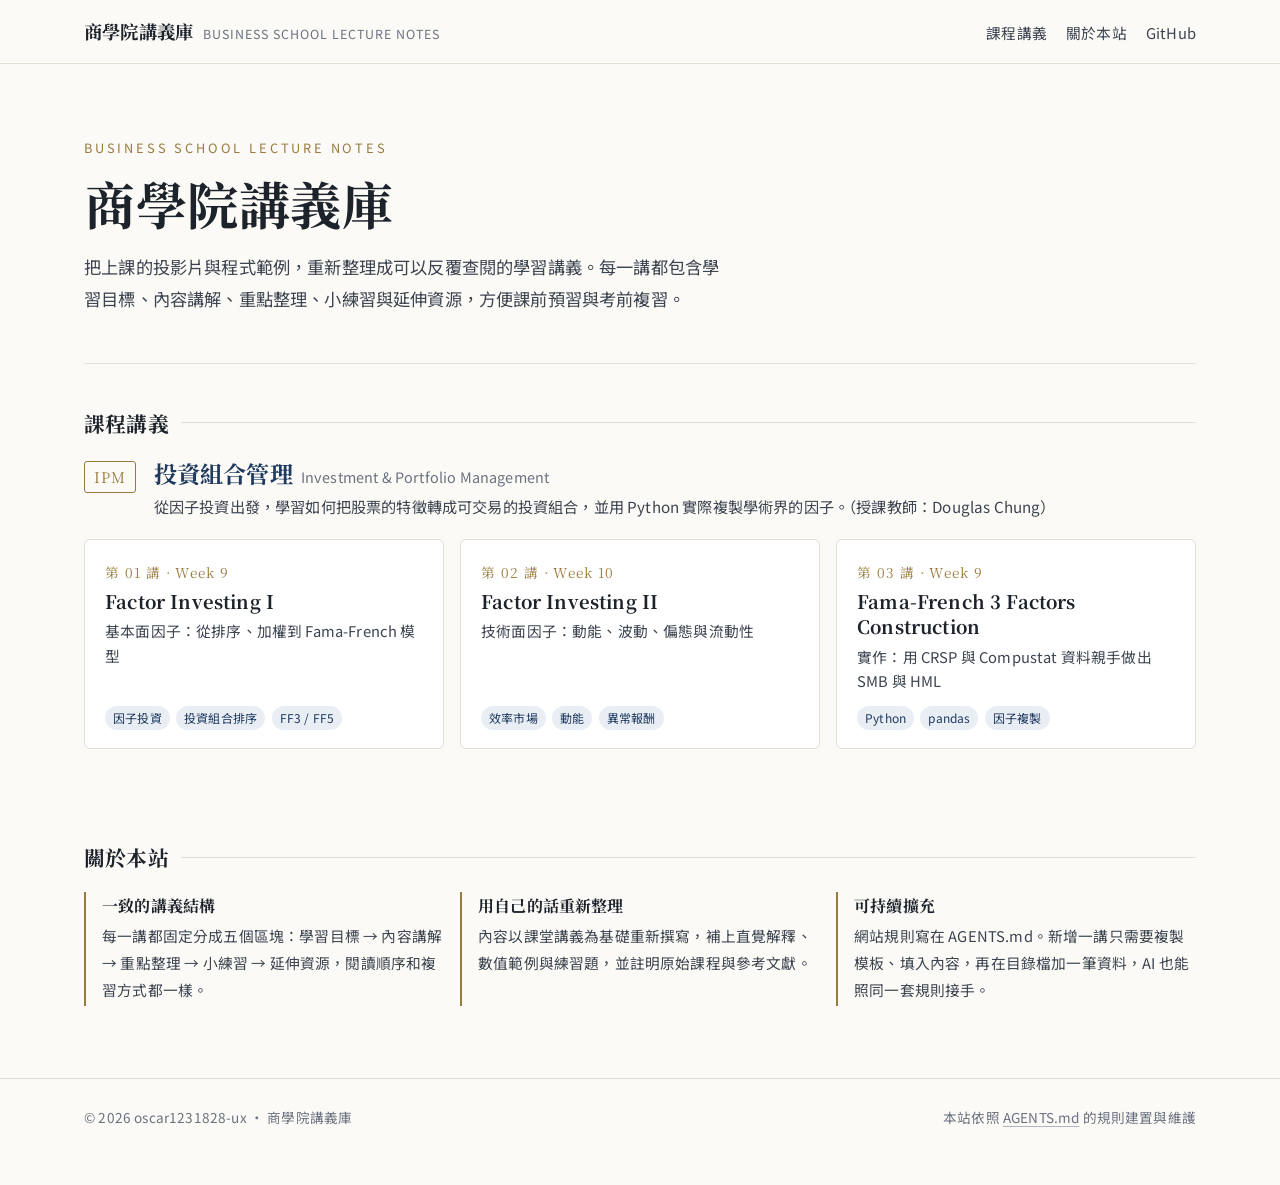
<file: index.html>
<!doctype html>
<html lang="zh-Hant" data-root="./">
<head>
  <meta charset="utf-8">
  <meta name="viewport" content="width=device-width, initial-scale=1">
  <title>商學院講義庫｜Business School Lecture Notes</title>
  <meta name="description" content="整理商學院課程的學習講義：一致的結構、清楚的公式與可練習的題目。">
  <link rel="preconnect" href="https://fonts.googleapis.com">
  <link rel="preconnect" href="https://fonts.gstatic.com" crossorigin>
  <link rel="stylesheet" href="https://fonts.googleapis.com/css2?family=Noto+Sans+TC:wght@400;600;700&family=Noto+Serif+TC:wght@600;700&display=swap">
  <link rel="stylesheet" href="assets/css/style.css">
  <script src="assets/js/catalog.js" defer></script>
  <script src="assets/js/site.js" defer></script>
</head>
<body class="page-home">
  <header id="site-header"></header>

  <main class="home">
    <section class="hero">
      <p class="hero__eyebrow">Business School Lecture Notes</p>
      <h1>商學院講義庫</h1>
      <p class="hero__lead">把上課的投影片與程式範例，重新整理成可以反覆查閱的學習講義。每一講都包含學習目標、內容講解、重點整理、小練習與延伸資源，方便課前預習與考前複習。</p>
    </section>

    <section class="home-section" id="courses">
      <h2>課程講義</h2>
      <div id="catalog">
        <noscript><p>請開啟 JavaScript 以顯示講義清單。</p></noscript>
      </div>
    </section>

    <section class="home-section" id="about">
      <h2>關於本站</h2>
      <div class="about-grid">
        <div>
          <h3>一致的講義結構</h3>
          <p>每一講都固定分成五個區塊：學習目標 → 內容講解 → 重點整理 → 小練習 → 延伸資源，閱讀順序和複習方式都一樣。</p>
        </div>
        <div>
          <h3>用自己的話重新整理</h3>
          <p>內容以課堂講義為基礎重新撰寫，補上直覺解釋、數值範例與練習題，並註明原始課程與參考文獻。</p>
        </div>
        <div>
          <h3>可持續擴充</h3>
          <p>網站規則寫在 AGENTS.md。新增一講只需要複製模板、填入內容，再在目錄檔加一筆資料，AI 也能照同一套規則接手。</p>
        </div>
      </div>
    </section>
  </main>

  <footer id="site-footer"></footer>
</body>
</html>
</file>
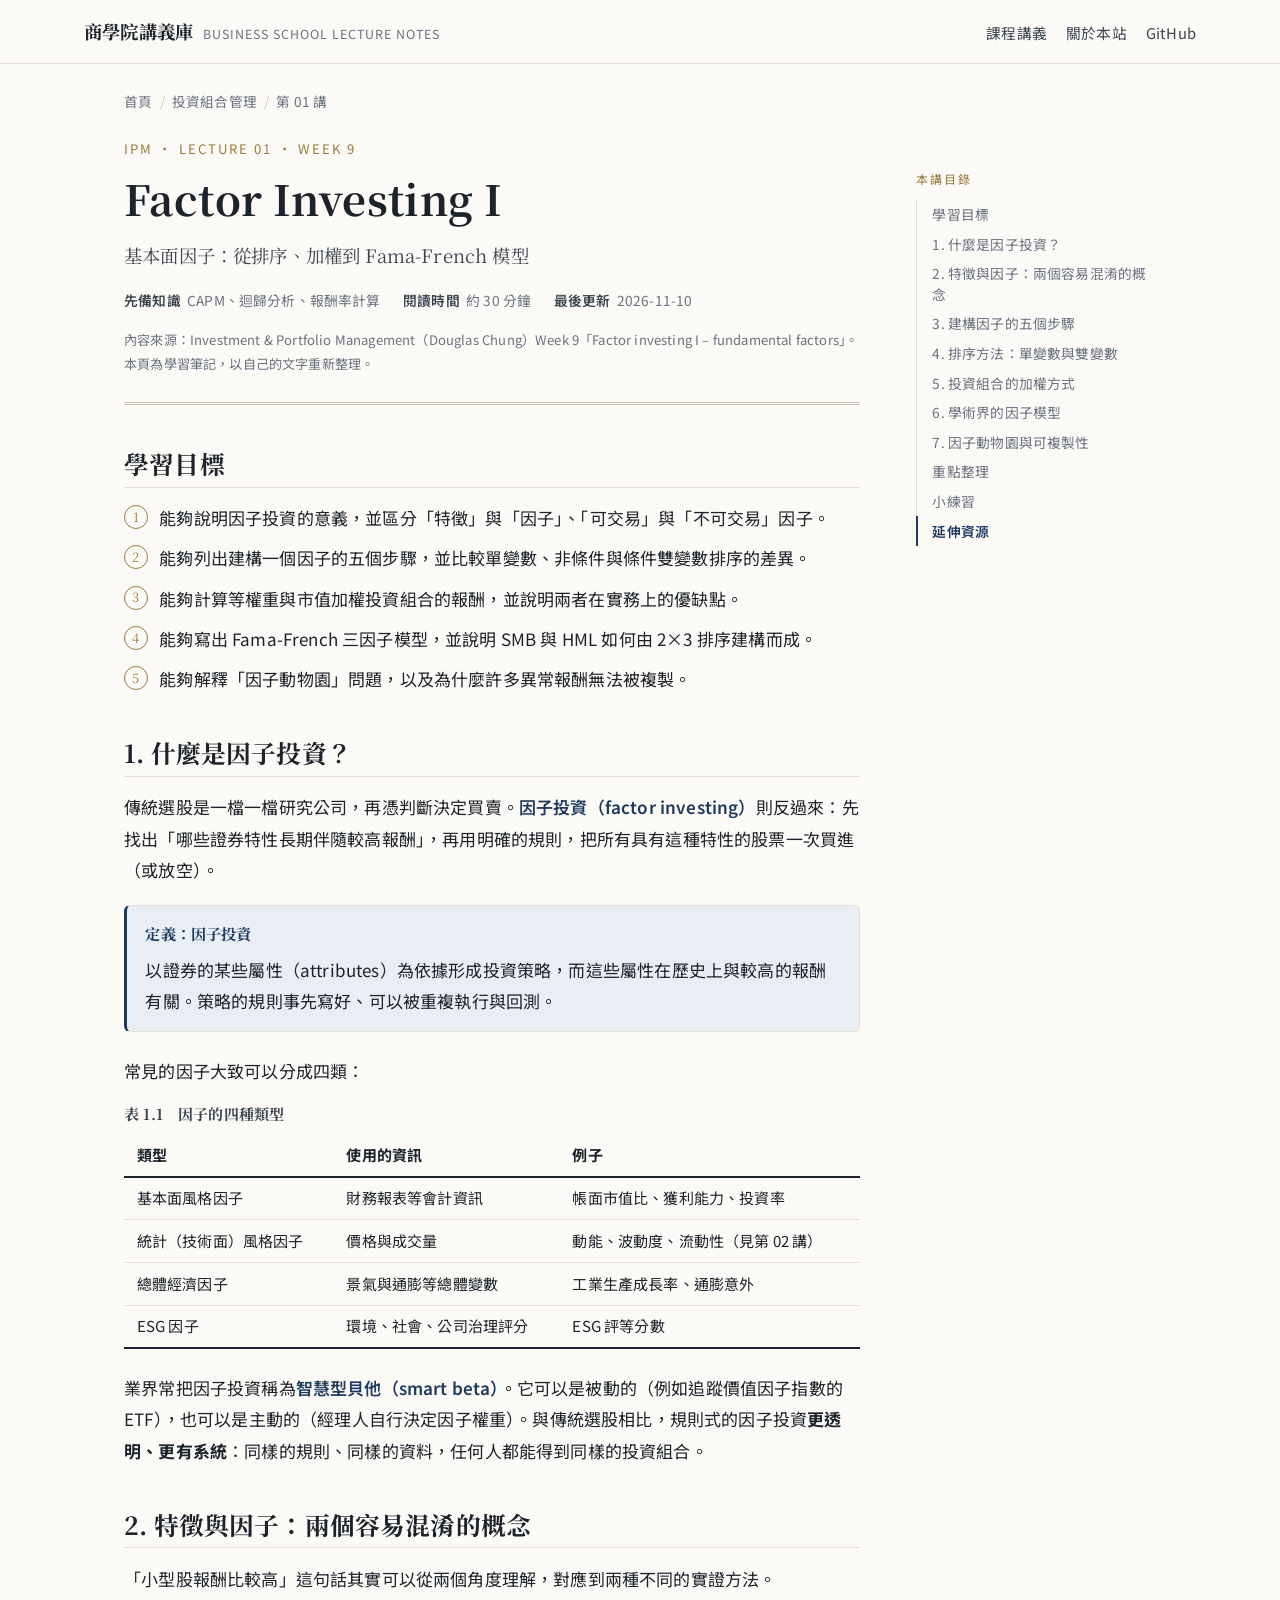
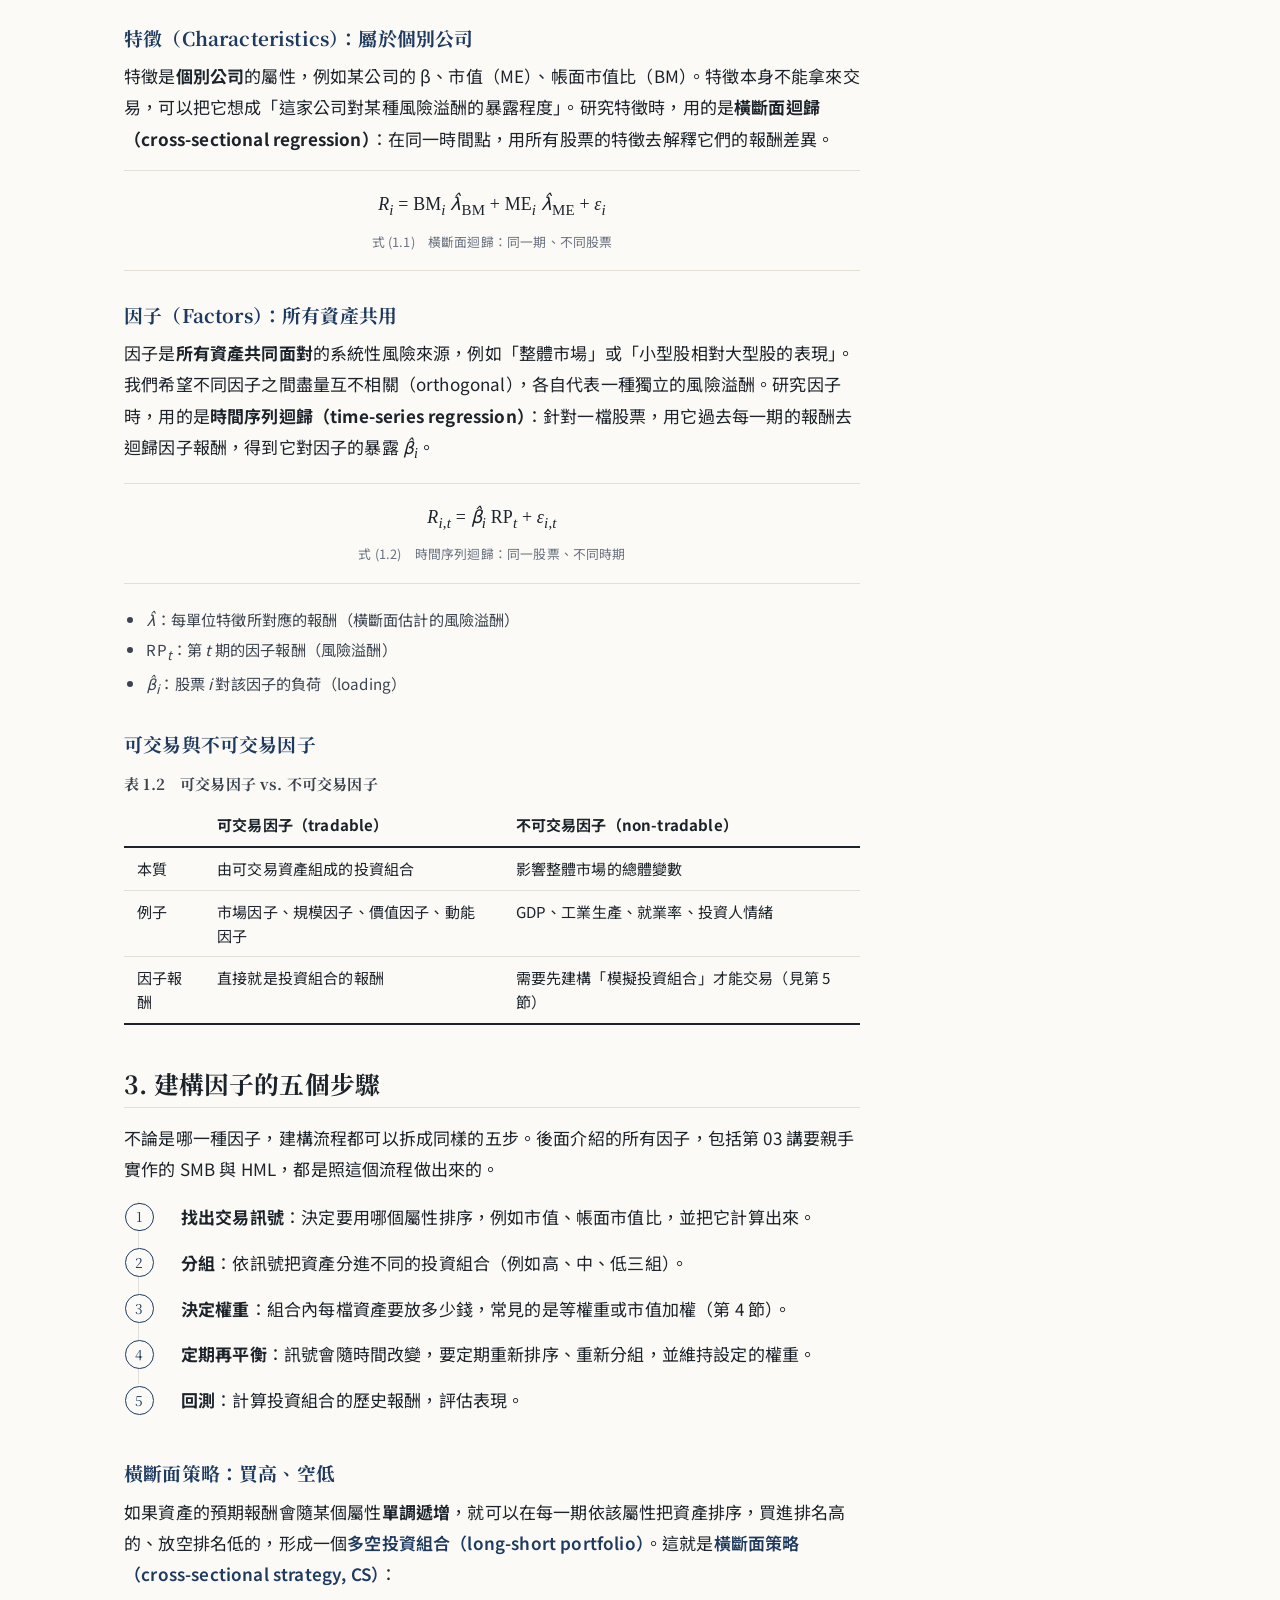
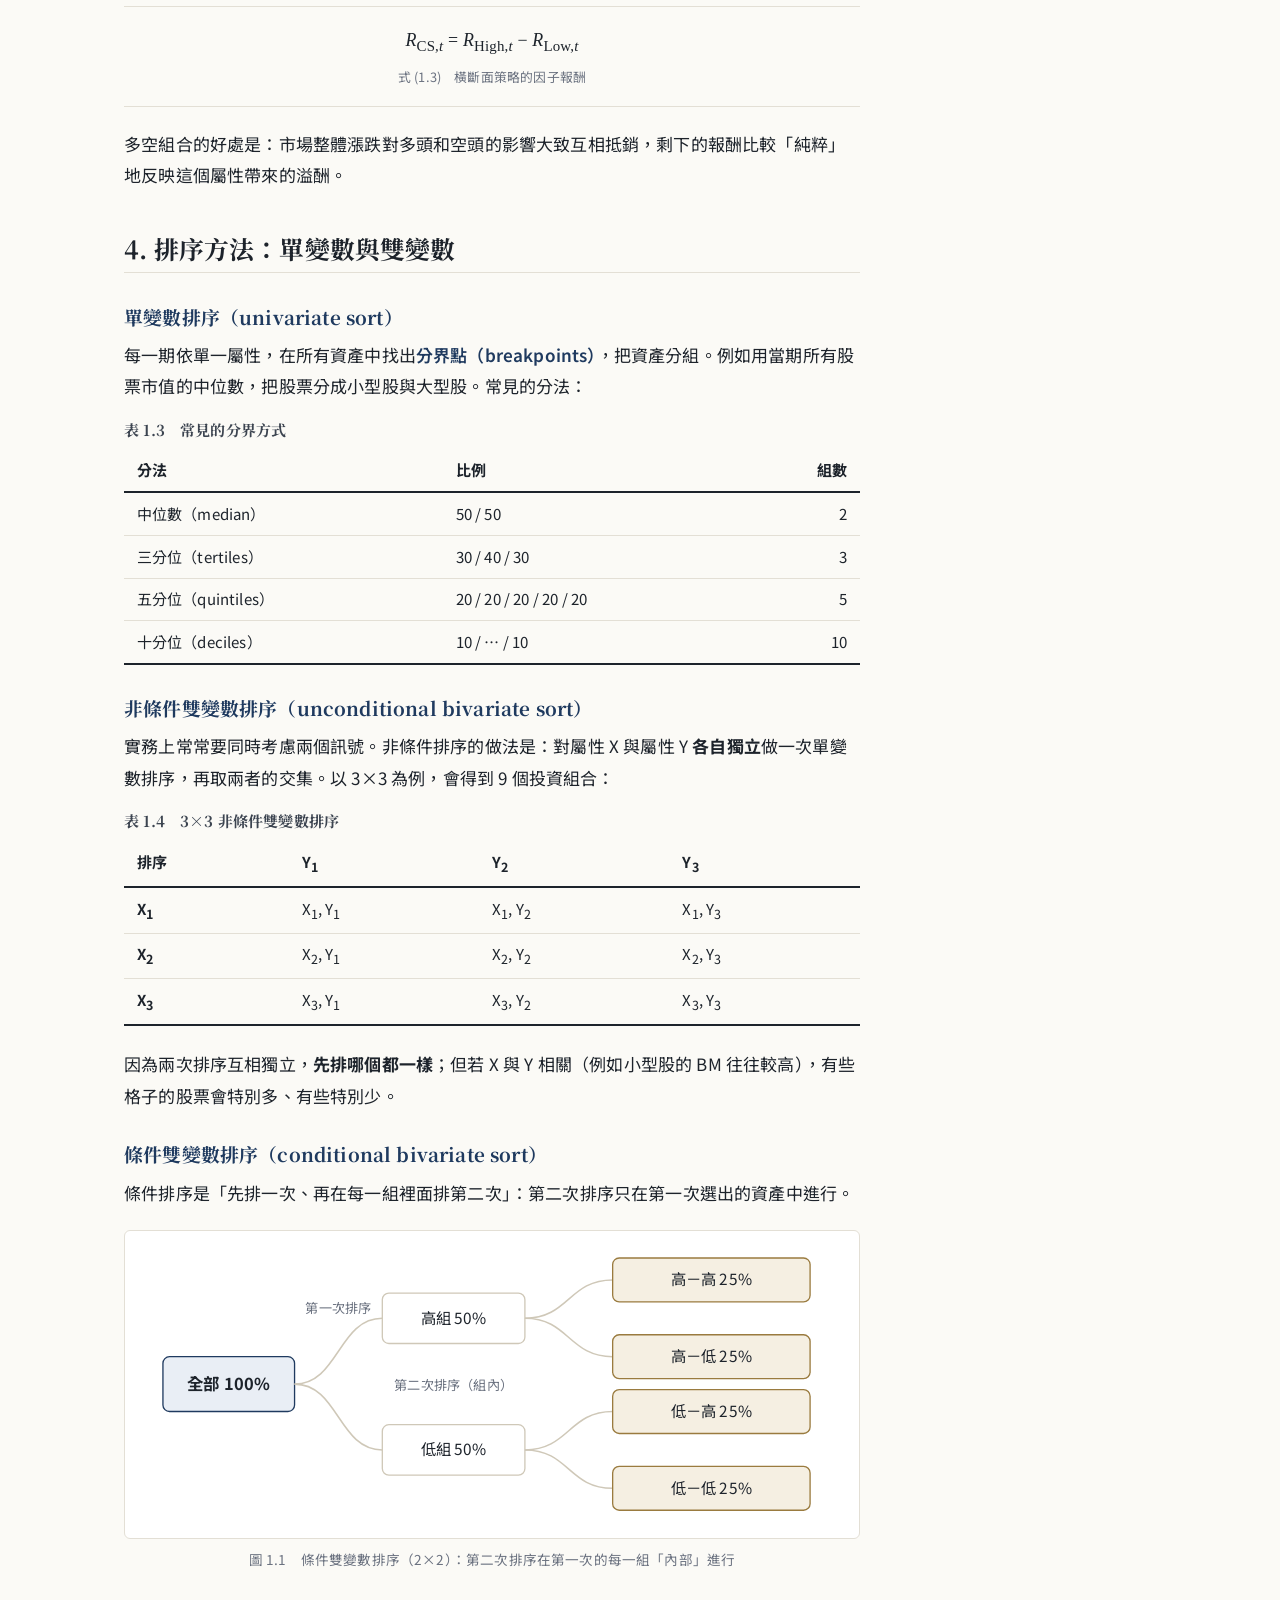
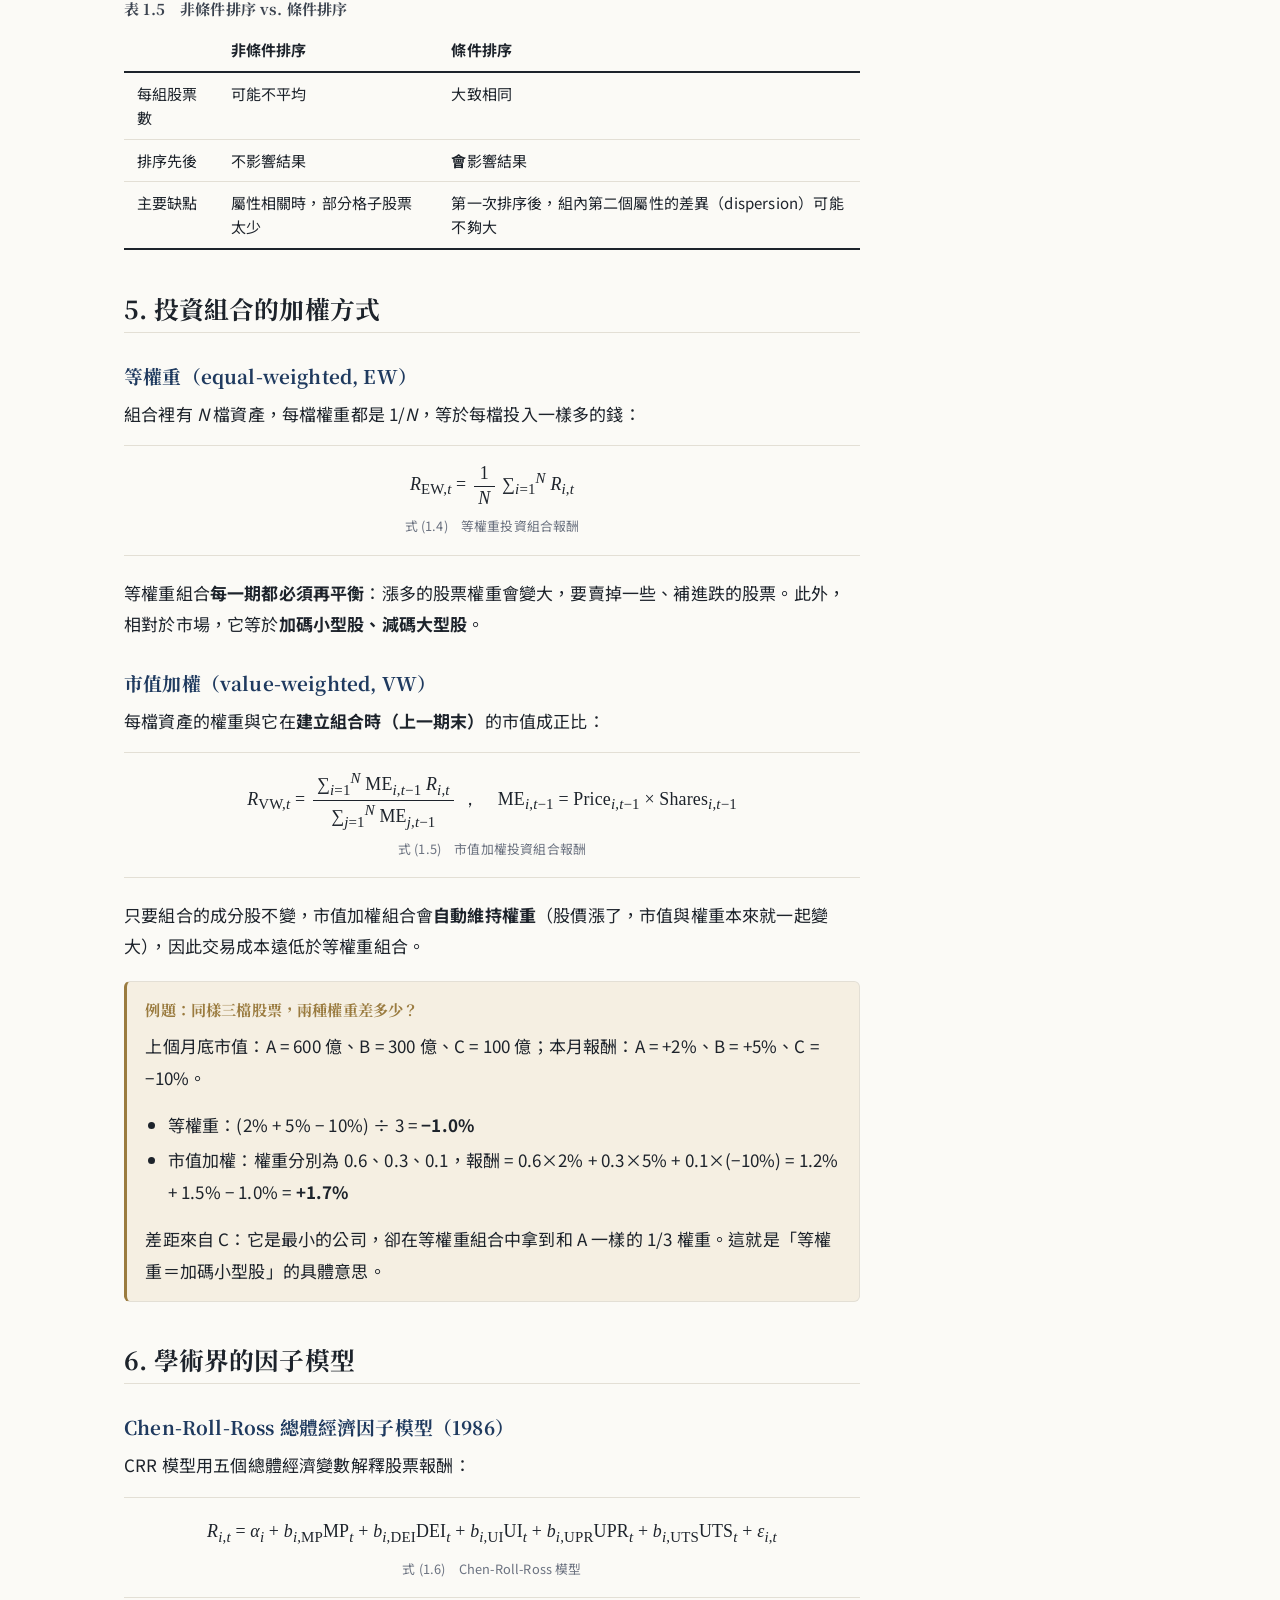
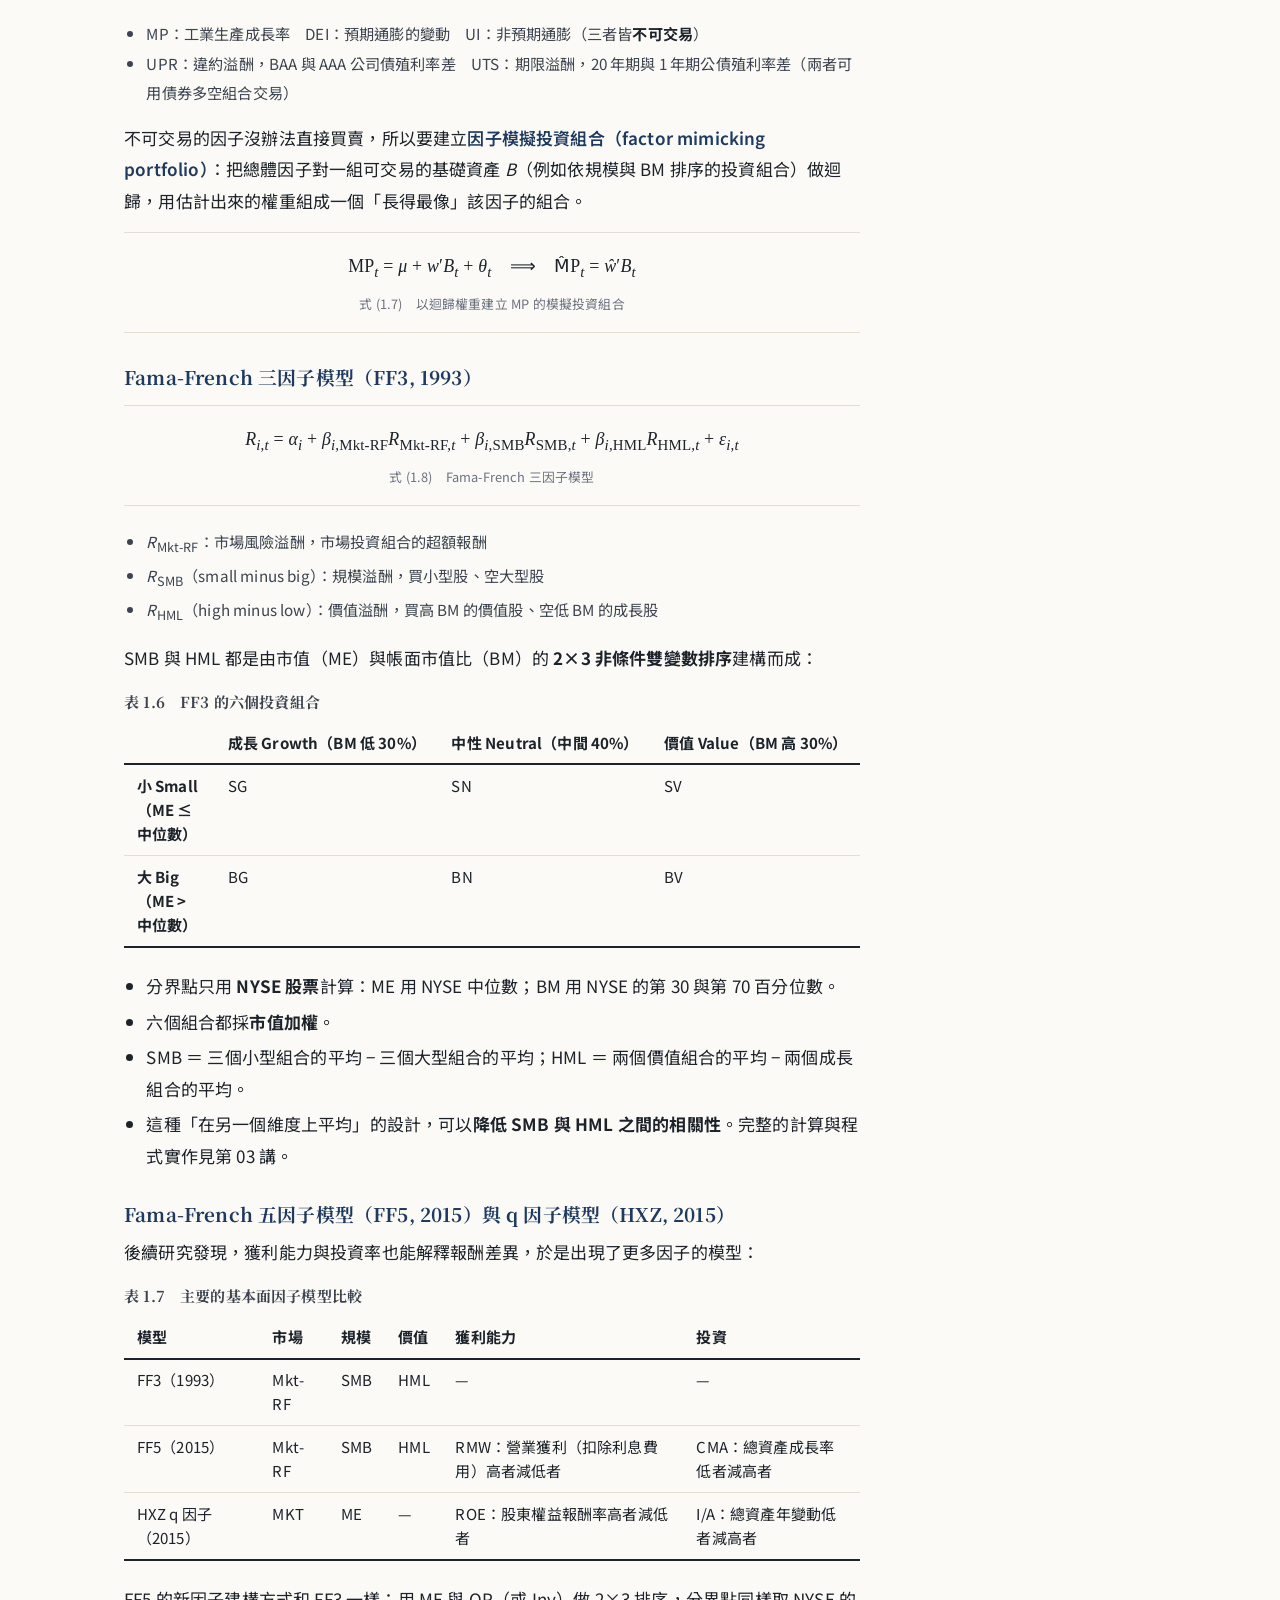
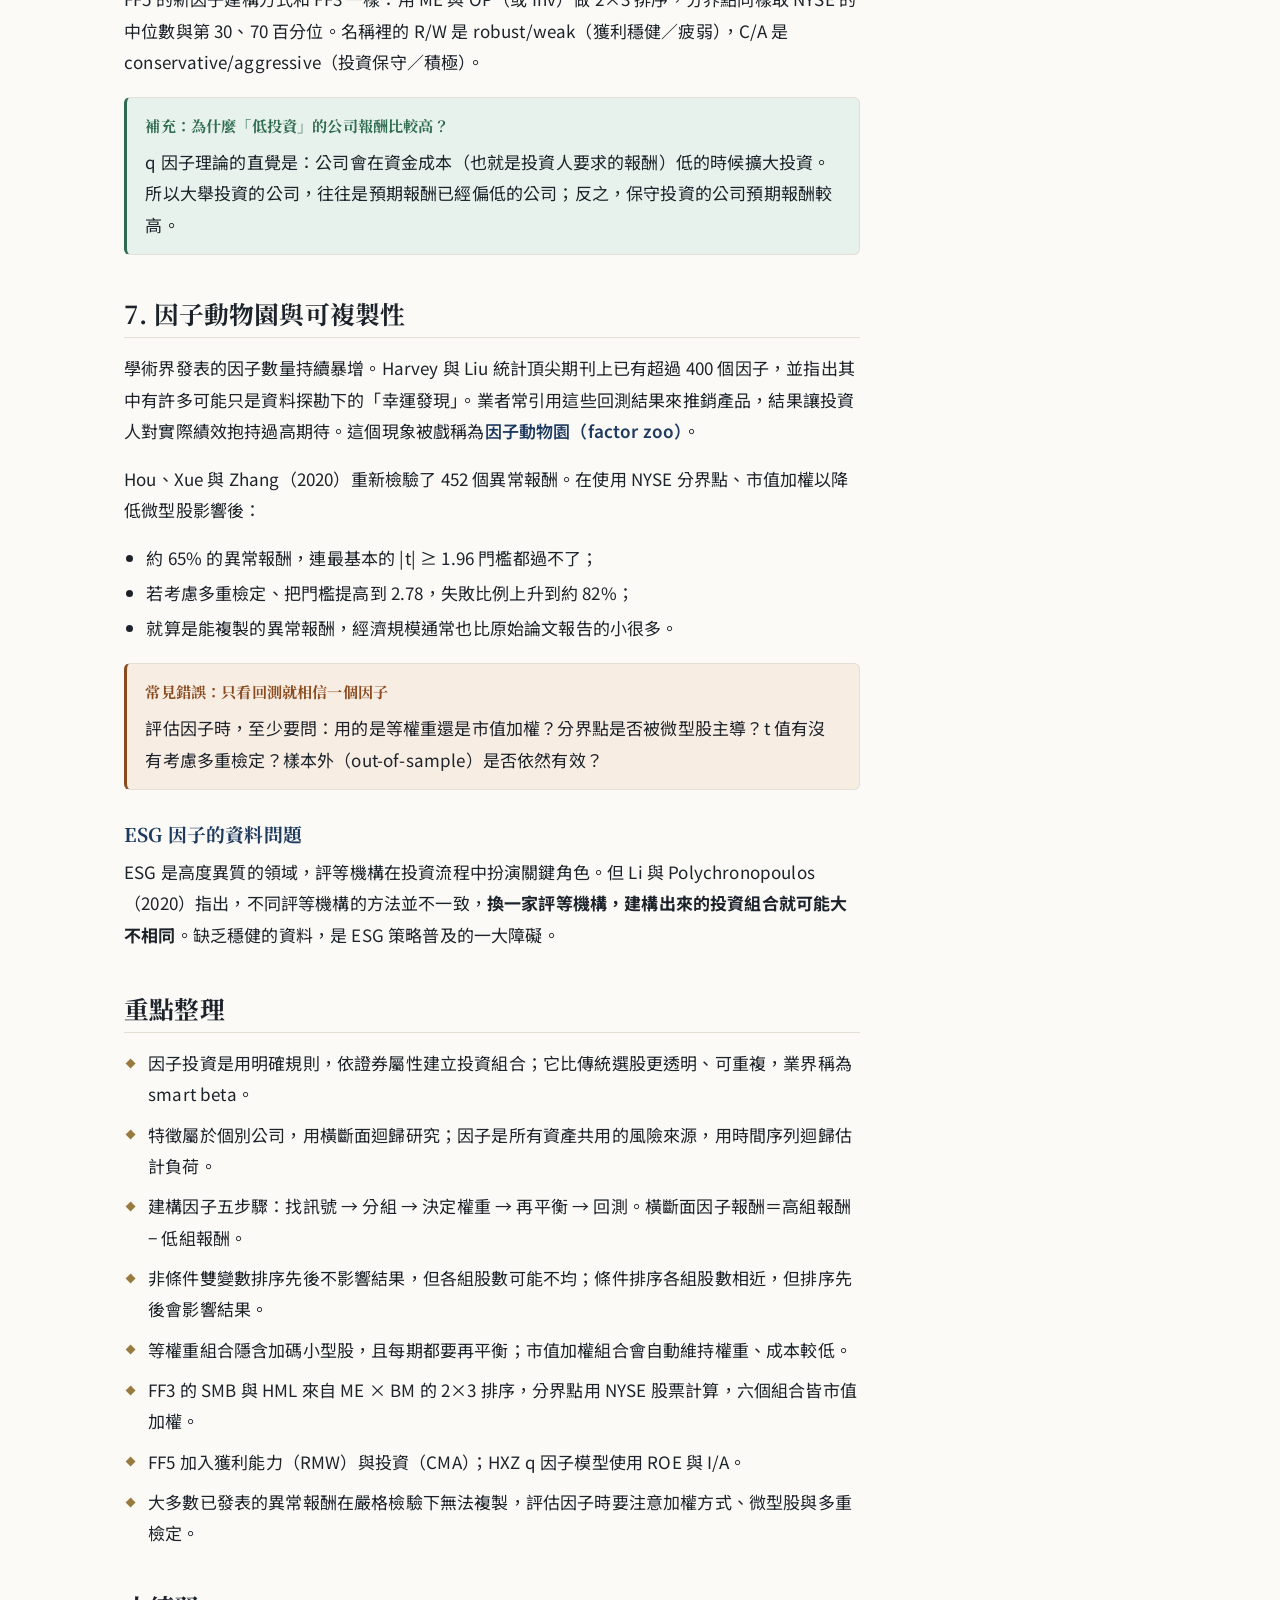
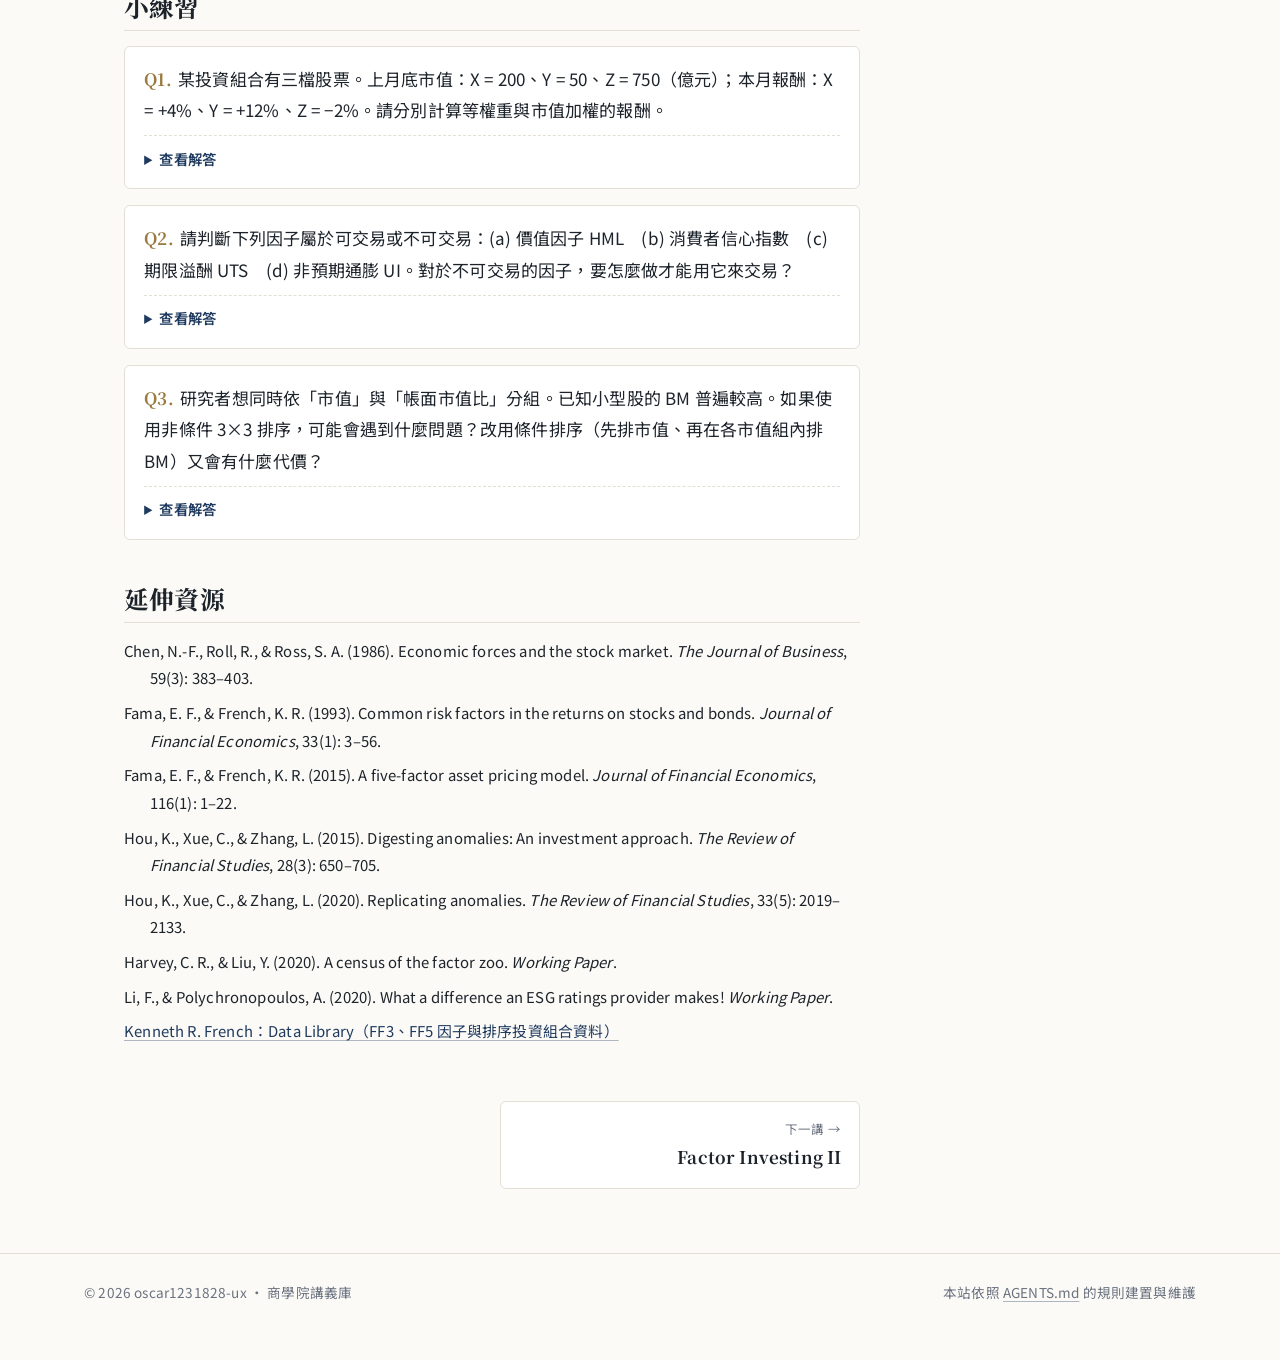
<file: lessons/portfolio-management/01-factor-investing-1.html>
<!doctype html>
<html lang="zh-Hant" data-root="../../">
<head>
  <meta charset="utf-8">
  <meta name="viewport" content="width=device-width, initial-scale=1">
  <title>Factor Investing I｜投資組合管理｜商學院講義庫</title>
  <meta name="description" content="基本面因子：從排序、加權到 Fama-French 模型">
  <link rel="preconnect" href="https://fonts.googleapis.com">
  <link rel="preconnect" href="https://fonts.gstatic.com" crossorigin>
  <link rel="stylesheet" href="https://fonts.googleapis.com/css2?family=Noto+Sans+TC:wght@400;600;700&family=Noto+Serif+TC:wght@600;700&display=swap">
  <link rel="stylesheet" href="../../assets/css/style.css">
  <script src="../../assets/js/catalog.js" defer></script>
  <script src="../../assets/js/site.js" defer></script>
</head>
<body class="page-lesson" data-course="portfolio-management" data-lesson="ipm-01">
  <header id="site-header"></header>

  <main class="lesson-layout">
    <article class="lesson">
      <nav id="breadcrumb" class="breadcrumb" aria-label="麵包屑"></nav>

      <header class="lesson-header">
        <p class="lesson-kicker">IPM · Lecture 01 · Week 9</p>
        <h1>Factor Investing I</h1>
        <p class="lesson-subtitle">基本面因子：從排序、加權到 Fama-French 模型</p>
        <dl class="lesson-meta">
          <div><dt>先備知識</dt><dd>CAPM、迴歸分析、報酬率計算</dd></div>
          <div><dt>閱讀時間</dt><dd>約 30 分鐘</dd></div>
          <div><dt>最後更新</dt><dd>2026-11-10</dd></div>
        </dl>
        <p class="source-note">內容來源：Investment &amp; Portfolio Management（Douglas Chung）Week 9「Factor investing I – fundamental factors」。本頁為學習筆記，以自己的文字重新整理。</p>
      </header>

      <section id="objectives" class="lesson-section">
        <h2>學習目標</h2>
        <ol>
          <li>能夠說明因子投資的意義，並區分「特徵」與「因子」、「可交易」與「不可交易」因子。</li>
          <li>能夠列出建構一個因子的五個步驟，並比較單變數、非條件與條件雙變數排序的差異。</li>
          <li>能夠計算等權重與市值加權投資組合的報酬，並說明兩者在實務上的優缺點。</li>
          <li>能夠寫出 Fama-French 三因子模型，並說明 SMB 與 HML 如何由 2×3 排序建構而成。</li>
          <li>能夠解釋「因子動物園」問題，以及為什麼許多異常報酬無法被複製。</li>
        </ol>
      </section>

      <section id="content" class="lesson-section">
        <h2 id="s1-what-is-factor-investing">1. 什麼是因子投資？</h2>
        <p>傳統選股是一檔一檔研究公司，再憑判斷決定買賣。<span class="term">因子投資（factor investing）</span>則反過來：先找出「哪些證券特性長期伴隨較高報酬」，再用明確的規則，把所有具有這種特性的股票一次買進（或放空）。</p>

        <div class="callout callout--definition">
          <span class="callout__title">定義：因子投資</span>
          <p>以證券的某些屬性（attributes）為依據形成投資策略，而這些屬性在歷史上與較高的報酬有關。策略的規則事先寫好、可以被重複執行與回測。</p>
        </div>

        <p>常見的因子大致可以分成四類：</p>
        <div class="table-wrap">
          <table>
            <caption>表 1.1　因子的四種類型</caption>
            <thead><tr><th>類型</th><th>使用的資訊</th><th>例子</th></tr></thead>
            <tbody>
              <tr><td>基本面風格因子</td><td>財務報表等會計資訊</td><td>帳面市值比、獲利能力、投資率</td></tr>
              <tr><td>統計（技術面）風格因子</td><td>價格與成交量</td><td>動能、波動度、流動性（見第 02 講）</td></tr>
              <tr><td>總體經濟因子</td><td>景氣與通膨等總體變數</td><td>工業生產成長率、通膨意外</td></tr>
              <tr><td>ESG 因子</td><td>環境、社會、公司治理評分</td><td>ESG 評等分數</td></tr>
            </tbody>
          </table>
        </div>
        <p>業界常把因子投資稱為<span class="term">智慧型貝他（smart beta）</span>。它可以是被動的（例如追蹤價值因子指數的 ETF），也可以是主動的（經理人自行決定因子權重）。與傳統選股相比，規則式的因子投資<strong>更透明、更有系統</strong>：同樣的規則、同樣的資料，任何人都能得到同樣的投資組合。</p>

        <h2 id="s2-characteristics-vs-factors">2. 特徵與因子：兩個容易混淆的概念</h2>
        <p>「小型股報酬比較高」這句話其實可以從兩個角度理解，對應到兩種不同的實證方法。</p>

        <h3>特徵（Characteristics）：屬於個別公司</h3>
        <p>特徵是<strong>個別公司</strong>的屬性，例如某公司的 β、市值（ME）、帳面市值比（BM）。特徵本身不能拿來交易，可以把它想成「這家公司對某種風險溢酬的暴露程度」。研究特徵時，用的是<strong>橫斷面迴歸（cross-sectional regression）</strong>：在同一時間點，用所有股票的特徵去解釋它們的報酬差異。</p>
        <div class="formula">
          <var>R</var><sub><var>i</var></sub> = BM<sub><var>i</var></sub> <var>λ̂</var><sub>BM</sub> + ME<sub><var>i</var></sub> <var>λ̂</var><sub>ME</sub> + <var>ε</var><sub><var>i</var></sub>
          <span class="formula__label">式 (1.1)　橫斷面迴歸：同一期、不同股票</span>
        </div>

        <h3>因子（Factors）：所有資產共用</h3>
        <p>因子是<strong>所有資產共同面對</strong>的系統性風險來源，例如「整體市場」或「小型股相對大型股的表現」。我們希望不同因子之間盡量互不相關（orthogonal），各自代表一種獨立的風險溢酬。研究因子時，用的是<strong>時間序列迴歸（time-series regression）</strong>：針對一檔股票，用它過去每一期的報酬去迴歸因子報酬，得到它對因子的暴露 <span class="math"><var>β̂</var><sub><var>i</var></sub></span>。</p>
        <div class="formula">
          <var>R</var><sub><var>i</var>,<var>t</var></sub> = <var>β̂</var><sub><var>i</var></sub> RP<sub><var>t</var></sub> + <var>ε</var><sub><var>i</var>,<var>t</var></sub>
          <span class="formula__label">式 (1.2)　時間序列迴歸：同一股票、不同時期</span>
        </div>
        <ul class="where">
          <li><var>λ̂</var>：每單位特徵所對應的報酬（橫斷面估計的風險溢酬）</li>
          <li>RP<sub><var>t</var></sub>：第 <var>t</var> 期的因子報酬（風險溢酬）</li>
          <li><var>β̂</var><sub><var>i</var></sub>：股票 <var>i</var> 對該因子的負荷（loading）</li>
        </ul>

        <h3>可交易與不可交易因子</h3>
        <div class="table-wrap">
          <table>
            <caption>表 1.2　可交易因子 vs. 不可交易因子</caption>
            <thead><tr><th></th><th>可交易因子（tradable）</th><th>不可交易因子（non-tradable）</th></tr></thead>
            <tbody>
              <tr><td>本質</td><td>由可交易資產組成的投資組合</td><td>影響整體市場的總體變數</td></tr>
              <tr><td>例子</td><td>市場因子、規模因子、價值因子、動能因子</td><td>GDP、工業生產、就業率、投資人情緒</td></tr>
              <tr><td>因子報酬</td><td>直接就是投資組合的報酬</td><td>需要先建構「模擬投資組合」才能交易（見第 5 節）</td></tr>
            </tbody>
          </table>
        </div>

        <h2 id="s3-factor-construction">3. 建構因子的五個步驟</h2>
        <p>不論是哪一種因子，建構流程都可以拆成同樣的五步。後面介紹的所有因子，包括第 03 講要親手實作的 SMB 與 HML，都是照這個流程做出來的。</p>
        <ol class="steps">
          <li><strong>找出交易訊號</strong>：決定要用哪個屬性排序，例如市值、帳面市值比，並把它計算出來。</li>
          <li><strong>分組</strong>：依訊號把資產分進不同的投資組合（例如高、中、低三組）。</li>
          <li><strong>決定權重</strong>：組合內每檔資產要放多少錢，常見的是等權重或市值加權（第 4 節）。</li>
          <li><strong>定期再平衡</strong>：訊號會隨時間改變，要定期重新排序、重新分組，並維持設定的權重。</li>
          <li><strong>回測</strong>：計算投資組合的歷史報酬，評估表現。</li>
        </ol>

        <h3>橫斷面策略：買高、空低</h3>
        <p>如果資產的預期報酬會隨某個屬性<strong>單調遞增</strong>，就可以在每一期依該屬性把資產排序，買進排名高的、放空排名低的，形成一個<span class="term">多空投資組合（long-short portfolio）</span>。這就是<span class="term">橫斷面策略（cross-sectional strategy, CS）</span>：</p>
        <div class="formula">
          <var>R</var><sub>CS,<var>t</var></sub> = <var>R</var><sub>High,<var>t</var></sub> − <var>R</var><sub>Low,<var>t</var></sub>
          <span class="formula__label">式 (1.3)　橫斷面策略的因子報酬</span>
        </div>
        <p>多空組合的好處是：市場整體漲跌對多頭和空頭的影響大致互相抵銷，剩下的報酬比較「純粹」地反映這個屬性帶來的溢酬。</p>

        <h2 id="s4-sorting">4. 排序方法：單變數與雙變數</h2>

        <h3>單變數排序（univariate sort）</h3>
        <p>每一期依單一屬性，在所有資產中找出<span class="term">分界點（breakpoints）</span>，把資產分組。例如用當期所有股票市值的中位數，把股票分成小型股與大型股。常見的分法：</p>
        <div class="table-wrap">
          <table>
            <caption>表 1.3　常見的分界方式</caption>
            <thead><tr><th>分法</th><th>比例</th><th class="num">組數</th></tr></thead>
            <tbody>
              <tr><td>中位數（median）</td><td>50 / 50</td><td class="num">2</td></tr>
              <tr><td>三分位（tertiles）</td><td>30 / 40 / 30</td><td class="num">3</td></tr>
              <tr><td>五分位（quintiles）</td><td>20 / 20 / 20 / 20 / 20</td><td class="num">5</td></tr>
              <tr><td>十分位（deciles）</td><td>10 / … / 10</td><td class="num">10</td></tr>
            </tbody>
          </table>
        </div>

        <h3>非條件雙變數排序（unconditional bivariate sort）</h3>
        <p>實務上常常要同時考慮兩個訊號。非條件排序的做法是：對屬性 X 與屬性 Y <strong>各自獨立</strong>做一次單變數排序，再取兩者的交集。以 3×3 為例，會得到 9 個投資組合：</p>
        <div class="table-wrap">
          <table>
            <caption>表 1.4　3×3 非條件雙變數排序</caption>
            <thead><tr><th>排序</th><th>Y<sub>1</sub></th><th>Y<sub>2</sub></th><th>Y<sub>3</sub></th></tr></thead>
            <tbody>
              <tr><th>X<sub>1</sub></th><td>X<sub>1</sub>, Y<sub>1</sub></td><td>X<sub>1</sub>, Y<sub>2</sub></td><td>X<sub>1</sub>, Y<sub>3</sub></td></tr>
              <tr><th>X<sub>2</sub></th><td>X<sub>2</sub>, Y<sub>1</sub></td><td>X<sub>2</sub>, Y<sub>2</sub></td><td>X<sub>2</sub>, Y<sub>3</sub></td></tr>
              <tr><th>X<sub>3</sub></th><td>X<sub>3</sub>, Y<sub>1</sub></td><td>X<sub>3</sub>, Y<sub>2</sub></td><td>X<sub>3</sub>, Y<sub>3</sub></td></tr>
            </tbody>
          </table>
        </div>
        <p>因為兩次排序互相獨立，<strong>先排哪個都一樣</strong>；但若 X 與 Y 相關（例如小型股的 BM 往往較高），有些格子的股票會特別多、有些特別少。</p>

        <h3>條件雙變數排序（conditional bivariate sort）</h3>
        <p>條件排序是「先排一次、再在每一組裡面排第二次」：第二次排序只在第一次選出的資產中進行。</p>
        <figure>
          <div class="diagram">
            <svg viewBox="0 0 640 250" role="img" aria-label="條件雙變數排序的樹狀圖：全部股票先依第一個屬性分成高低兩組，每組再依第二個屬性分成高低兩組，共四組各占 25%">
              <rect class="svg-box svg-box--accent" x="20" y="100" width="120" height="50" rx="6"/>
              <text class="svg-text--strong" x="80" y="130" text-anchor="middle">全部 100%</text>
              <path class="svg-line" d="M140 125 C 180 125, 180 65, 220 65"/>
              <path class="svg-line" d="M140 125 C 180 125, 180 185, 220 185"/>
              <text class="svg-text--muted" x="180" y="60" text-anchor="middle">第一次排序</text>
              <rect class="svg-box" x="220" y="42" width="130" height="46" rx="6"/>
              <text class="svg-text" x="285" y="70" text-anchor="middle">高組 50%</text>
              <rect class="svg-box" x="220" y="162" width="130" height="46" rx="6"/>
              <text class="svg-text" x="285" y="190" text-anchor="middle">低組 50%</text>
              <path class="svg-line" d="M350 65 C 390 65, 390 30, 430 30"/>
              <path class="svg-line" d="M350 65 C 390 65, 390 100, 430 100"/>
              <path class="svg-line" d="M350 185 C 390 185, 390 150, 430 150"/>
              <path class="svg-line" d="M350 185 C 390 185, 390 220, 430 220"/>
              <text class="svg-text--muted" x="285" y="130" text-anchor="middle">第二次排序（組內）</text>
              <rect class="svg-box svg-box--gold" x="430" y="10" width="180" height="40" rx="6"/>
              <text class="svg-text" x="520" y="35" text-anchor="middle">高－高 25%</text>
              <rect class="svg-box svg-box--gold" x="430" y="80" width="180" height="40" rx="6"/>
              <text class="svg-text" x="520" y="105" text-anchor="middle">高－低 25%</text>
              <rect class="svg-box svg-box--gold" x="430" y="130" width="180" height="40" rx="6"/>
              <text class="svg-text" x="520" y="155" text-anchor="middle">低－高 25%</text>
              <rect class="svg-box svg-box--gold" x="430" y="200" width="180" height="40" rx="6"/>
              <text class="svg-text" x="520" y="225" text-anchor="middle">低－低 25%</text>
            </svg>
          </div>
          <figcaption>圖 1.1　條件雙變數排序（2×2）：第二次排序在第一次的每一組「內部」進行</figcaption>
        </figure>

        <div class="table-wrap">
          <table>
            <caption>表 1.5　非條件排序 vs. 條件排序</caption>
            <thead><tr><th></th><th>非條件排序</th><th>條件排序</th></tr></thead>
            <tbody>
              <tr><td>每組股票數</td><td>可能不平均</td><td>大致相同</td></tr>
              <tr><td>排序先後</td><td>不影響結果</td><td><strong>會</strong>影響結果</td></tr>
              <tr><td>主要缺點</td><td>屬性相關時，部分格子股票太少</td><td>第一次排序後，組內第二個屬性的差異（dispersion）可能不夠大</td></tr>
            </tbody>
          </table>
        </div>

        <h2 id="s5-weighting">5. 投資組合的加權方式</h2>

        <h3>等權重（equal-weighted, EW）</h3>
        <p>組合裡有 <var>N</var> 檔資產，每檔權重都是 1/<var>N</var>，等於每檔投入一樣多的錢：</p>
        <div class="formula">
          <var>R</var><sub>EW,<var>t</var></sub> = <span class="frac"><span>1</span><span><var>N</var></span></span> ∑<sub><var>i</var>=1</sub><sup><var>N</var></sup> <var>R</var><sub><var>i</var>,<var>t</var></sub>
          <span class="formula__label">式 (1.4)　等權重投資組合報酬</span>
        </div>
        <p>等權重組合<strong>每一期都必須再平衡</strong>：漲多的股票權重會變大，要賣掉一些、補進跌的股票。此外，相對於市場，它等於<strong>加碼小型股、減碼大型股</strong>。</p>

        <h3>市值加權（value-weighted, VW）</h3>
        <p>每檔資產的權重與它在<strong>建立組合時（上一期末）</strong>的市值成正比：</p>
        <div class="formula">
          <var>R</var><sub>VW,<var>t</var></sub> = <span class="frac"><span>∑<sub><var>i</var>=1</sub><sup><var>N</var></sup> ME<sub><var>i</var>,<var>t</var>−1</sub> <var>R</var><sub><var>i</var>,<var>t</var></sub></span><span>∑<sub><var>j</var>=1</sub><sup><var>N</var></sup> ME<sub><var>j</var>,<var>t</var>−1</sub></span></span>
          ，　ME<sub><var>i</var>,<var>t</var>−1</sub> = Price<sub><var>i</var>,<var>t</var>−1</sub> × Shares<sub><var>i</var>,<var>t</var>−1</sub>
          <span class="formula__label">式 (1.5)　市值加權投資組合報酬</span>
        </div>
        <p>只要組合的成分股不變，市值加權組合會<strong>自動維持權重</strong>（股價漲了，市值與權重本來就一起變大），因此交易成本遠低於等權重組合。</p>

        <div class="callout callout--example">
          <span class="callout__title">例題：同樣三檔股票，兩種權重差多少？</span>
          <p>上個月底市值：A = 600 億、B = 300 億、C = 100 億；本月報酬：A = +2%、B = +5%、C = −10%。</p>
          <ul>
            <li>等權重：(2% + 5% − 10%) ÷ 3 = <strong>−1.0%</strong></li>
            <li>市值加權：權重分別為 0.6、0.3、0.1，報酬 = 0.6×2% + 0.3×5% + 0.1×(−10%) = 1.2% + 1.5% − 1.0% = <strong>+1.7%</strong></li>
          </ul>
          <p>差距來自 C：它是最小的公司，卻在等權重組合中拿到和 A 一樣的 1/3 權重。這就是「等權重＝加碼小型股」的具體意思。</p>
        </div>

        <h2 id="s6-academic-models">6. 學術界的因子模型</h2>

        <h3>Chen-Roll-Ross 總體經濟因子模型（1986）</h3>
        <p>CRR 模型用五個總體經濟變數解釋股票報酬：</p>
        <div class="formula">
          <var>R</var><sub><var>i</var>,<var>t</var></sub> = <var>α</var><sub><var>i</var></sub> + <var>b</var><sub><var>i</var>,MP</sub>MP<sub><var>t</var></sub> + <var>b</var><sub><var>i</var>,DEI</sub>DEI<sub><var>t</var></sub> + <var>b</var><sub><var>i</var>,UI</sub>UI<sub><var>t</var></sub> + <var>b</var><sub><var>i</var>,UPR</sub>UPR<sub><var>t</var></sub> + <var>b</var><sub><var>i</var>,UTS</sub>UTS<sub><var>t</var></sub> + <var>ε</var><sub><var>i</var>,<var>t</var></sub>
          <span class="formula__label">式 (1.6)　Chen-Roll-Ross 模型</span>
        </div>
        <ul class="where">
          <li>MP：工業生產成長率　DEI：預期通膨的變動　UI：非預期通膨（三者皆<strong>不可交易</strong>）</li>
          <li>UPR：違約溢酬，BAA 與 AAA 公司債殖利率差　UTS：期限溢酬，20 年期與 1 年期公債殖利率差（兩者可用債券多空組合交易）</li>
        </ul>
        <p>不可交易的因子沒辦法直接買賣，所以要建立<span class="term">因子模擬投資組合（factor mimicking portfolio）</span>：把總體因子對一組可交易的基礎資產 <var>B</var>（例如依規模與 BM 排序的投資組合）做迴歸，用估計出來的權重組成一個「長得最像」該因子的組合。</p>
        <div class="formula">
          MP<sub><var>t</var></sub> = <var>μ</var> + <var>w</var>′<var>B</var><sub><var>t</var></sub> + <var>θ</var><sub><var>t</var></sub>　⟹　M̂P<sub><var>t</var></sub> = <var>ŵ</var>′<var>B</var><sub><var>t</var></sub>
          <span class="formula__label">式 (1.7)　以迴歸權重建立 MP 的模擬投資組合</span>
        </div>

        <h3>Fama-French 三因子模型（FF3, 1993）</h3>
        <div class="formula">
          <var>R</var><sub><var>i</var>,<var>t</var></sub> = <var>α</var><sub><var>i</var></sub> + <var>β</var><sub><var>i</var>,Mkt-RF</sub><var>R</var><sub>Mkt-RF,<var>t</var></sub> + <var>β</var><sub><var>i</var>,SMB</sub><var>R</var><sub>SMB,<var>t</var></sub> + <var>β</var><sub><var>i</var>,HML</sub><var>R</var><sub>HML,<var>t</var></sub> + <var>ε</var><sub><var>i</var>,<var>t</var></sub>
          <span class="formula__label">式 (1.8)　Fama-French 三因子模型</span>
        </div>
        <ul class="where">
          <li><var>R</var><sub>Mkt-RF</sub>：市場風險溢酬，市場投資組合的超額報酬</li>
          <li><var>R</var><sub>SMB</sub>（small minus big）：規模溢酬，買小型股、空大型股</li>
          <li><var>R</var><sub>HML</sub>（high minus low）：價值溢酬，買高 BM 的價值股、空低 BM 的成長股</li>
        </ul>
        <p>SMB 與 HML 都是由市值（ME）與帳面市值比（BM）的 <strong>2×3 非條件雙變數排序</strong>建構而成：</p>
        <div class="table-wrap">
          <table>
            <caption>表 1.6　FF3 的六個投資組合</caption>
            <thead><tr><th></th><th>成長 Growth（BM 低 30%）</th><th>中性 Neutral（中間 40%）</th><th>價值 Value（BM 高 30%）</th></tr></thead>
            <tbody>
              <tr><th>小 Small（ME ≤ 中位數）</th><td>SG</td><td>SN</td><td>SV</td></tr>
              <tr><th>大 Big（ME &gt; 中位數）</th><td>BG</td><td>BN</td><td>BV</td></tr>
            </tbody>
          </table>
        </div>
        <ul>
          <li>分界點只用 <strong>NYSE 股票</strong>計算：ME 用 NYSE 中位數；BM 用 NYSE 的第 30 與第 70 百分位數。</li>
          <li>六個組合都採<strong>市值加權</strong>。</li>
          <li>SMB ＝ 三個小型組合的平均 − 三個大型組合的平均；HML ＝ 兩個價值組合的平均 − 兩個成長組合的平均。</li>
          <li>這種「在另一個維度上平均」的設計，可以<strong>降低 SMB 與 HML 之間的相關性</strong>。完整的計算與程式實作見第 03 講。</li>
        </ul>

        <h3>Fama-French 五因子模型（FF5, 2015）與 q 因子模型（HXZ, 2015）</h3>
        <p>後續研究發現，獲利能力與投資率也能解釋報酬差異，於是出現了更多因子的模型：</p>
        <div class="table-wrap">
          <table>
            <caption>表 1.7　主要的基本面因子模型比較</caption>
            <thead><tr><th>模型</th><th>市場</th><th>規模</th><th>價值</th><th>獲利能力</th><th>投資</th></tr></thead>
            <tbody>
              <tr><td>FF3（1993）</td><td>Mkt-RF</td><td>SMB</td><td>HML</td><td>—</td><td>—</td></tr>
              <tr><td>FF5（2015）</td><td>Mkt-RF</td><td>SMB</td><td>HML</td><td>RMW：營業獲利（扣除利息費用）高者減低者</td><td>CMA：總資產成長率低者減高者</td></tr>
              <tr><td>HXZ q 因子（2015）</td><td>MKT</td><td>ME</td><td>—</td><td>ROE：股東權益報酬率高者減低者</td><td>I/A：總資產年變動低者減高者</td></tr>
            </tbody>
          </table>
        </div>
        <p>FF5 的新因子建構方式和 FF3 一樣：用 ME 與 OP（或 Inv）做 2×3 排序，分界點同樣取 NYSE 的中位數與第 30、70 百分位。名稱裡的 R/W 是 robust/weak（獲利穩健／疲弱），C/A 是 conservative/aggressive（投資保守／積極）。</p>
        <div class="callout callout--note">
          <span class="callout__title">補充：為什麼「低投資」的公司報酬比較高？</span>
          <p>q 因子理論的直覺是：公司會在資金成本（也就是投資人要求的報酬）低的時候擴大投資。所以大舉投資的公司，往往是預期報酬已經偏低的公司；反之，保守投資的公司預期報酬較高。</p>
        </div>

        <h2 id="s7-factor-zoo">7. 因子動物園與可複製性</h2>
        <p>學術界發表的因子數量持續暴增。Harvey 與 Liu 統計頂尖期刊上已有超過 400 個因子，並指出其中有許多可能只是資料探勘下的「幸運發現」。業者常引用這些回測結果來推銷產品，結果讓投資人對實際績效抱持過高期待。這個現象被戲稱為<span class="term">因子動物園（factor zoo）</span>。</p>
        <p>Hou、Xue 與 Zhang（2020）重新檢驗了 452 個異常報酬。在使用 NYSE 分界點、市值加權以降低微型股影響後：</p>
        <ul>
          <li>約 65% 的異常報酬，連最基本的 |t| ≥ 1.96 門檻都過不了；</li>
          <li>若考慮多重檢定、把門檻提高到 2.78，失敗比例上升到約 82%；</li>
          <li>就算是能複製的異常報酬，經濟規模通常也比原始論文報告的小很多。</li>
        </ul>
        <div class="callout callout--warning">
          <span class="callout__title">常見錯誤：只看回測就相信一個因子</span>
          <p>評估因子時，至少要問：用的是等權重還是市值加權？分界點是否被微型股主導？t 值有沒有考慮多重檢定？樣本外（out-of-sample）是否依然有效？</p>
        </div>

        <h3>ESG 因子的資料問題</h3>
        <p>ESG 是高度異質的領域，評等機構在投資流程中扮演關鍵角色。但 Li 與 Polychronopoulos（2020）指出，不同評等機構的方法並不一致，<strong>換一家評等機構，建構出來的投資組合就可能大不相同</strong>。缺乏穩健的資料，是 ESG 策略普及的一大障礙。</p>
      </section>

      <section id="summary" class="lesson-section">
        <h2>重點整理</h2>
        <ul class="key-points">
          <li>因子投資是用明確規則，依證券屬性建立投資組合；它比傳統選股更透明、可重複，業界稱為 smart beta。</li>
          <li>特徵屬於個別公司，用橫斷面迴歸研究；因子是所有資產共用的風險來源，用時間序列迴歸估計負荷。</li>
          <li>建構因子五步驟：找訊號 → 分組 → 決定權重 → 再平衡 → 回測。橫斷面因子報酬＝高組報酬 − 低組報酬。</li>
          <li>非條件雙變數排序先後不影響結果，但各組股數可能不均；條件排序各組股數相近，但排序先後會影響結果。</li>
          <li>等權重組合隱含加碼小型股，且每期都要再平衡；市值加權組合會自動維持權重、成本較低。</li>
          <li>FF3 的 SMB 與 HML 來自 ME × BM 的 2×3 排序，分界點用 NYSE 股票計算，六個組合皆市值加權。</li>
          <li>FF5 加入獲利能力（RMW）與投資（CMA）；HXZ q 因子模型使用 ROE 與 I/A。</li>
          <li>大多數已發表的異常報酬在嚴格檢驗下無法複製，評估因子時要注意加權方式、微型股與多重檢定。</li>
        </ul>
      </section>

      <section id="exercises" class="lesson-section">
        <h2>小練習</h2>

        <div class="exercise">
          <p class="exercise__q"><strong>Q1.</strong>某投資組合有三檔股票。上月底市值：X = 200、Y = 50、Z = 750（億元）；本月報酬：X = +4%、Y = +12%、Z = −2%。請分別計算等權重與市值加權的報酬。</p>
          <details>
            <summary>查看解答</summary>
            <p>等權重：(4% + 12% − 2%) ÷ 3 = 14% ÷ 3 ≈ <strong>4.67%</strong>。</p>
            <p>市值加權：總市值 1,000，權重為 0.2、0.05、0.75。報酬 = 0.2×4% + 0.05×12% + 0.75×(−2%) = 0.8% + 0.6% − 1.5% = <strong>−0.1%</strong>。</p>
            <p>表現最好的 Y 是最小的公司，在等權重中占 1/3，在市值加權中只占 5%，所以兩者差異很大。</p>
          </details>
        </div>

        <div class="exercise">
          <p class="exercise__q"><strong>Q2.</strong>請判斷下列因子屬於可交易或不可交易：(a) 價值因子 HML　(b) 消費者信心指數　(c) 期限溢酬 UTS　(d) 非預期通膨 UI。對於不可交易的因子，要怎麼做才能用它來交易？</p>
          <details>
            <summary>查看解答</summary>
            <p>(a) 可交易：本身就是股票多空組合。(b) 不可交易：總體／情緒變數。(c) 可交易：可以用長短期公債的多空組合實現。(d) 不可交易：總體變數。</p>
            <p>不可交易因子可以建立<strong>因子模擬投資組合</strong>：把因子對一組可交易的基礎資產（例如規模與 BM 排序的投資組合）做迴歸，再用估計出的權重 <var>ŵ</var> 組成投資組合，見式 (1.7)。</p>
          </details>
        </div>

        <div class="exercise">
          <p class="exercise__q"><strong>Q3.</strong>研究者想同時依「市值」與「帳面市值比」分組。已知小型股的 BM 普遍較高。如果使用非條件 3×3 排序，可能會遇到什麼問題？改用條件排序（先排市值、再在各市值組內排 BM）又會有什麼代價？</p>
          <details>
            <summary>查看解答</summary>
            <p>非條件排序：因為兩個屬性正相關，「大型＋高 BM」或「小型＋低 BM」的格子裡股票會很少，這些組合的報酬容易被少數股票主導、雜訊很大。</p>
            <p>條件排序：每組股數會大致相同，但(1)排序先後會影響結果，(2)在某個市值組內，BM 的差異可能不夠大，高 BM 組與低 BM 組的差距被壓縮，得到的價值溢酬可能偏小。</p>
          </details>
        </div>
      </section>

      <section id="resources" class="lesson-section">
        <h2>延伸資源</h2>
        <ul class="refs">
          <li>Chen, N.-F., Roll, R., &amp; Ross, S. A. (1986). Economic forces and the stock market. <cite>The Journal of Business</cite>, 59(3): 383–403.</li>
          <li>Fama, E. F., &amp; French, K. R. (1993). Common risk factors in the returns on stocks and bonds. <cite>Journal of Financial Economics</cite>, 33(1): 3–56.</li>
          <li>Fama, E. F., &amp; French, K. R. (2015). A five-factor asset pricing model. <cite>Journal of Financial Economics</cite>, 116(1): 1–22.</li>
          <li>Hou, K., Xue, C., &amp; Zhang, L. (2015). Digesting anomalies: An investment approach. <cite>The Review of Financial Studies</cite>, 28(3): 650–705.</li>
          <li>Hou, K., Xue, C., &amp; Zhang, L. (2020). Replicating anomalies. <cite>The Review of Financial Studies</cite>, 33(5): 2019–2133.</li>
          <li>Harvey, C. R., &amp; Liu, Y. (2020). A census of the factor zoo. <cite>Working Paper</cite>.</li>
          <li>Li, F., &amp; Polychronopoulos, A. (2020). What a difference an ESG ratings provider makes! <cite>Working Paper</cite>.</li>
          <li><a href="https://mba.tuck.dartmouth.edu/pages/faculty/ken.french/data_library.html">Kenneth R. French：Data Library（FF3、FF5 因子與排序投資組合資料）</a></li>
        </ul>
      </section>

      <nav id="lesson-nav" aria-label="上一講與下一講"></nav>
    </article>

    <aside class="toc-wrap" aria-label="本講目錄">
      <nav id="toc"></nav>
    </aside>
  </main>

  <footer id="site-footer"></footer>
</body>
</html>
</file>
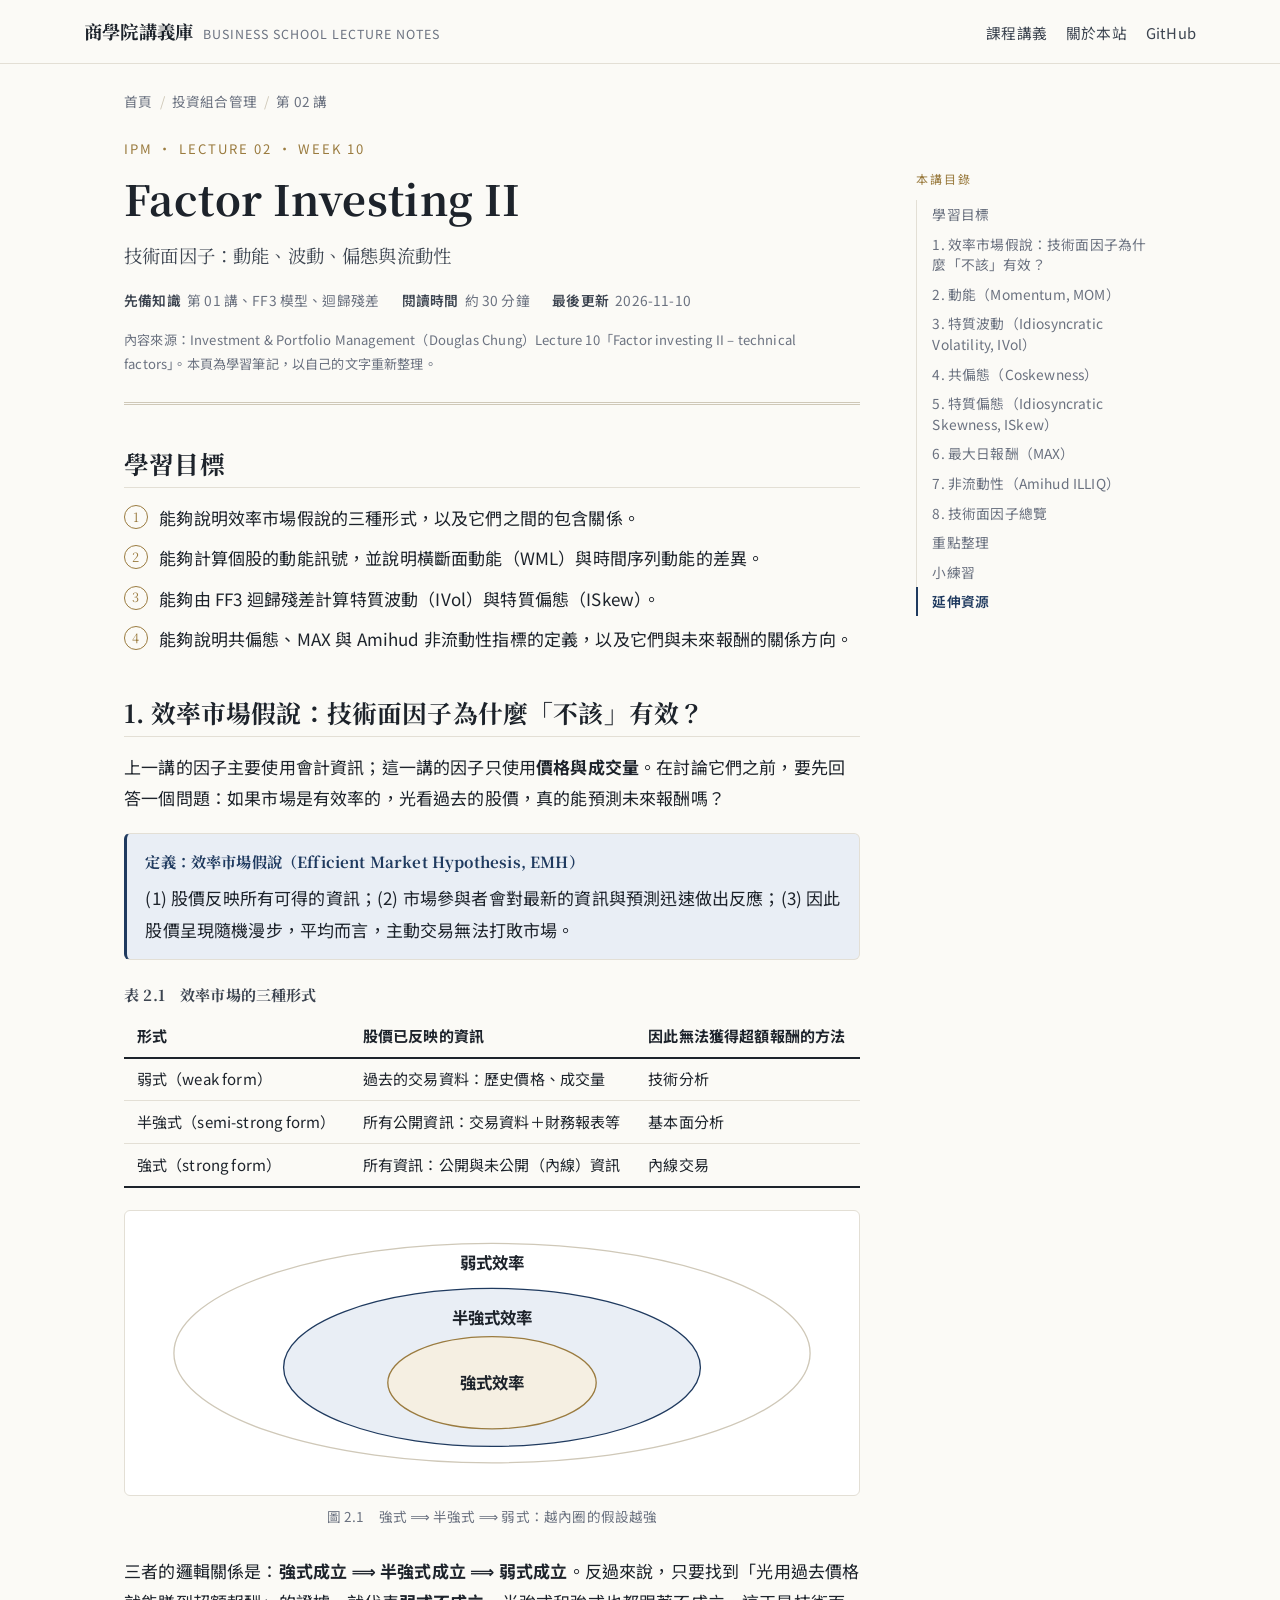
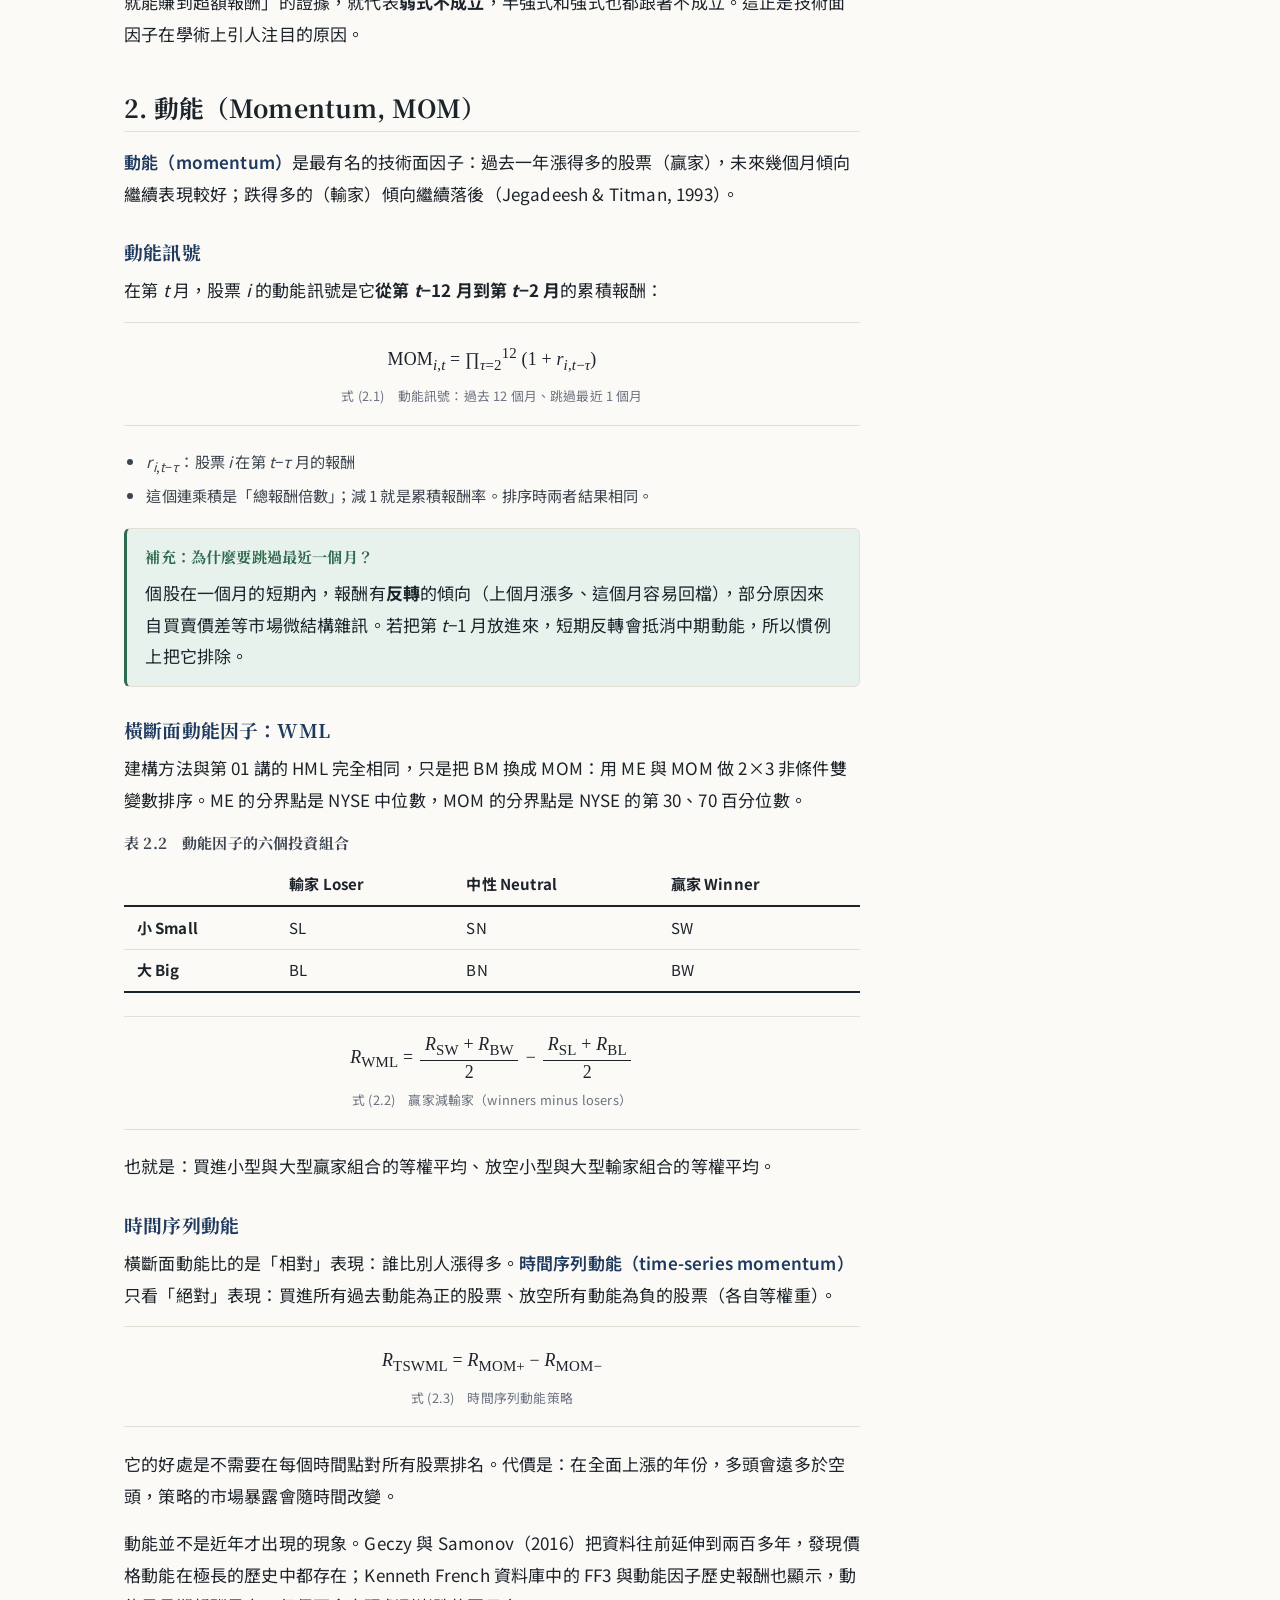
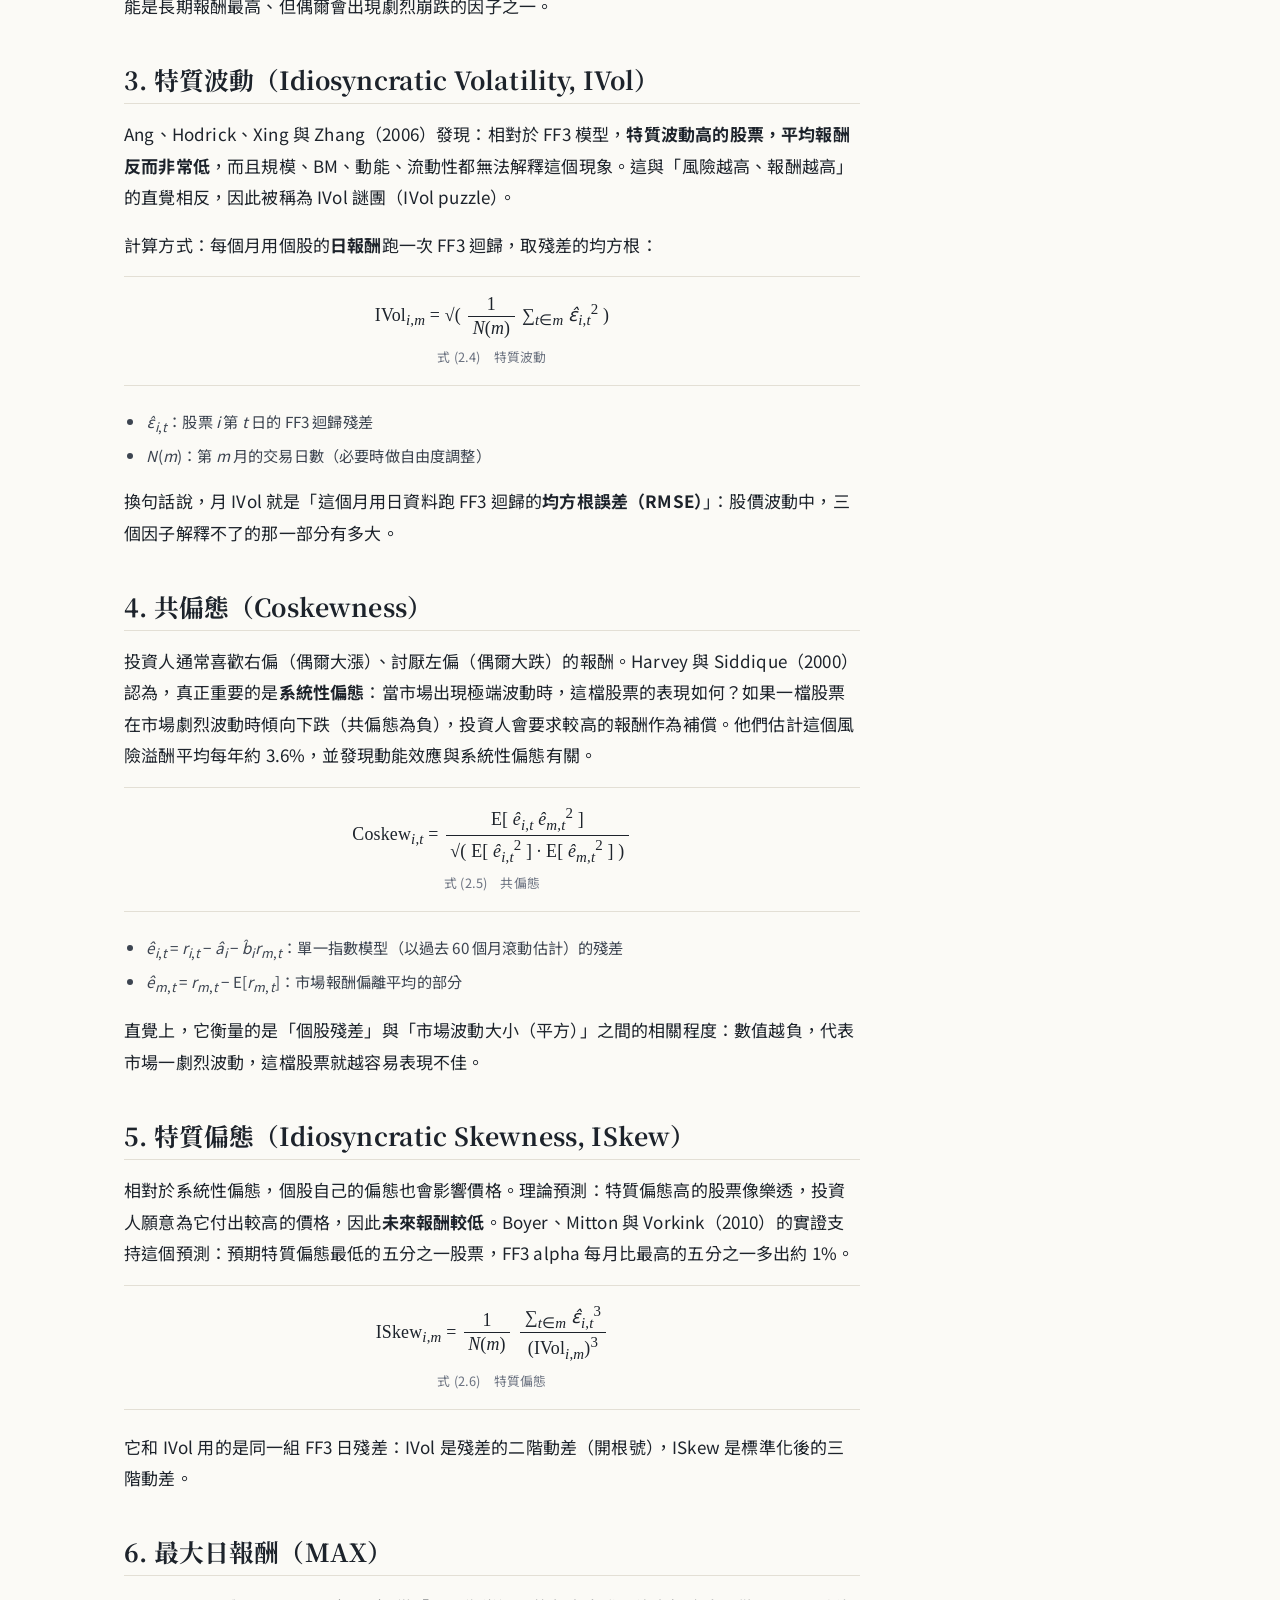
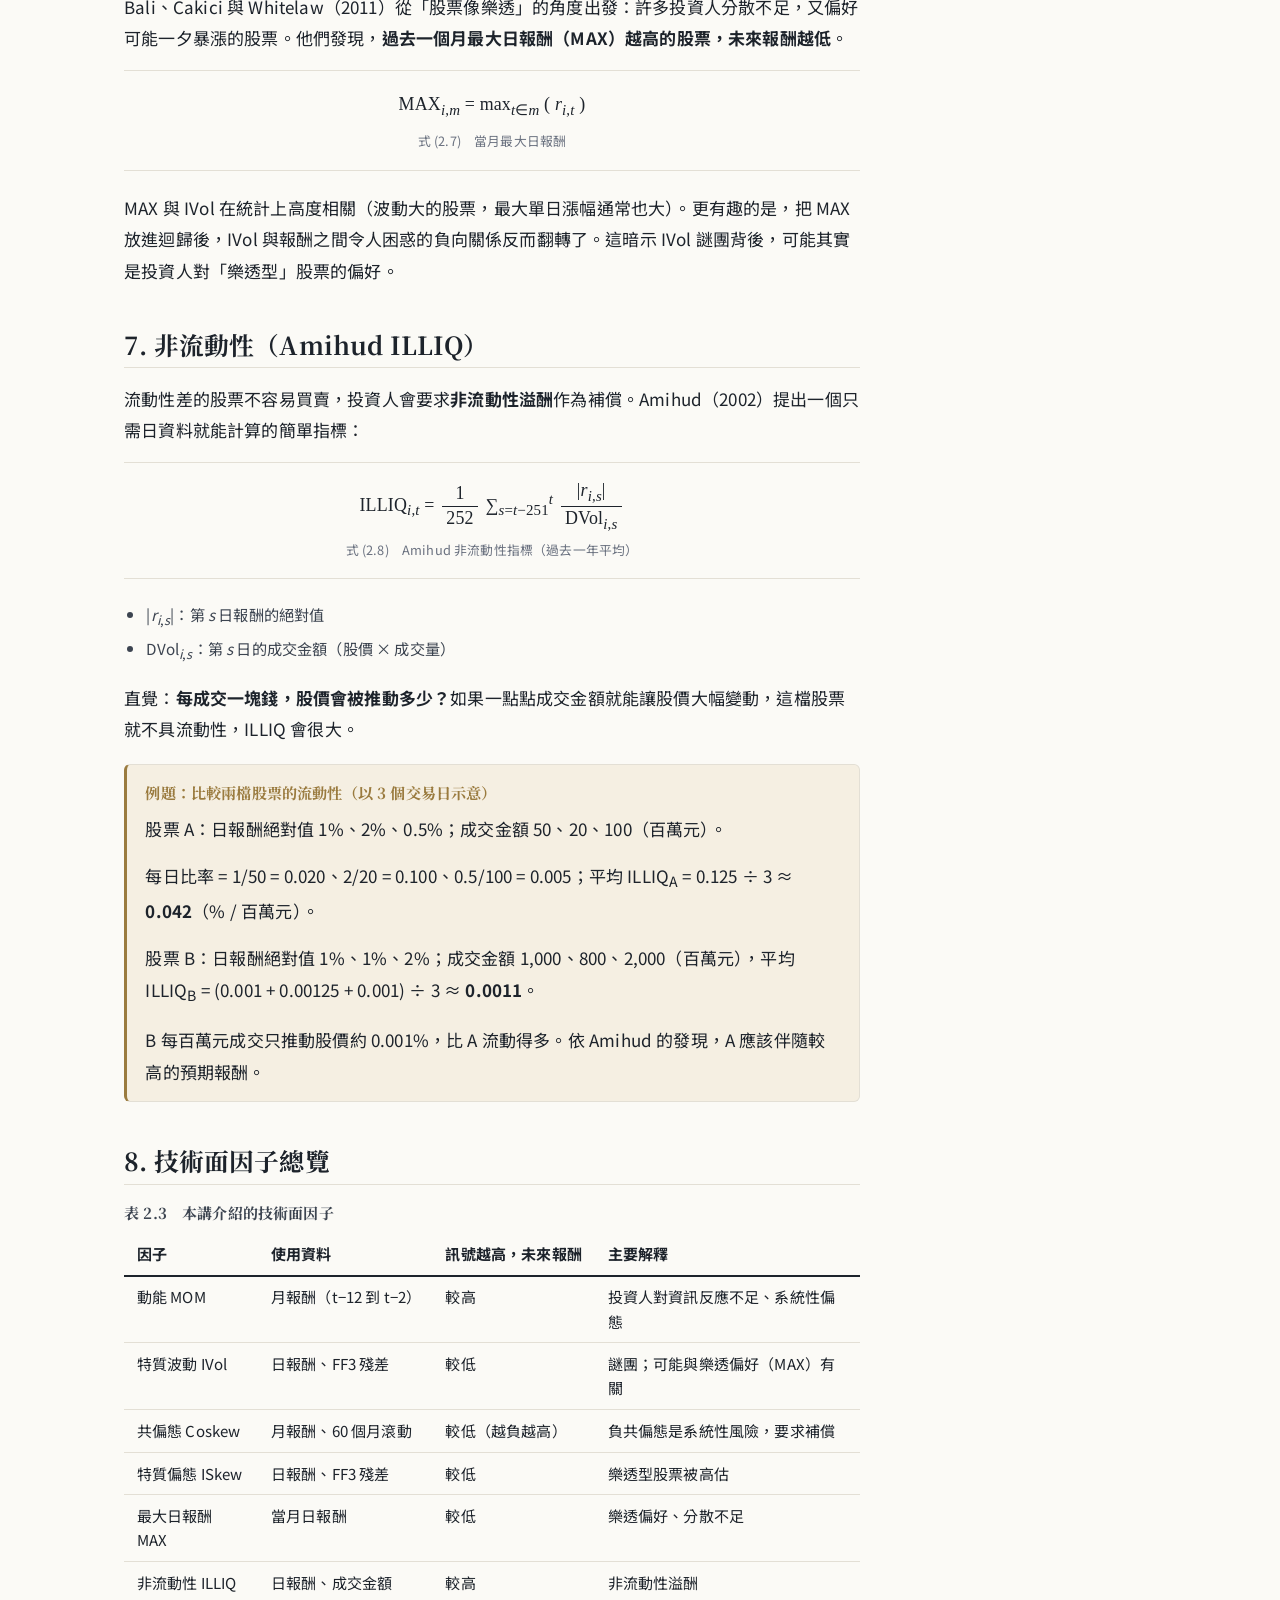
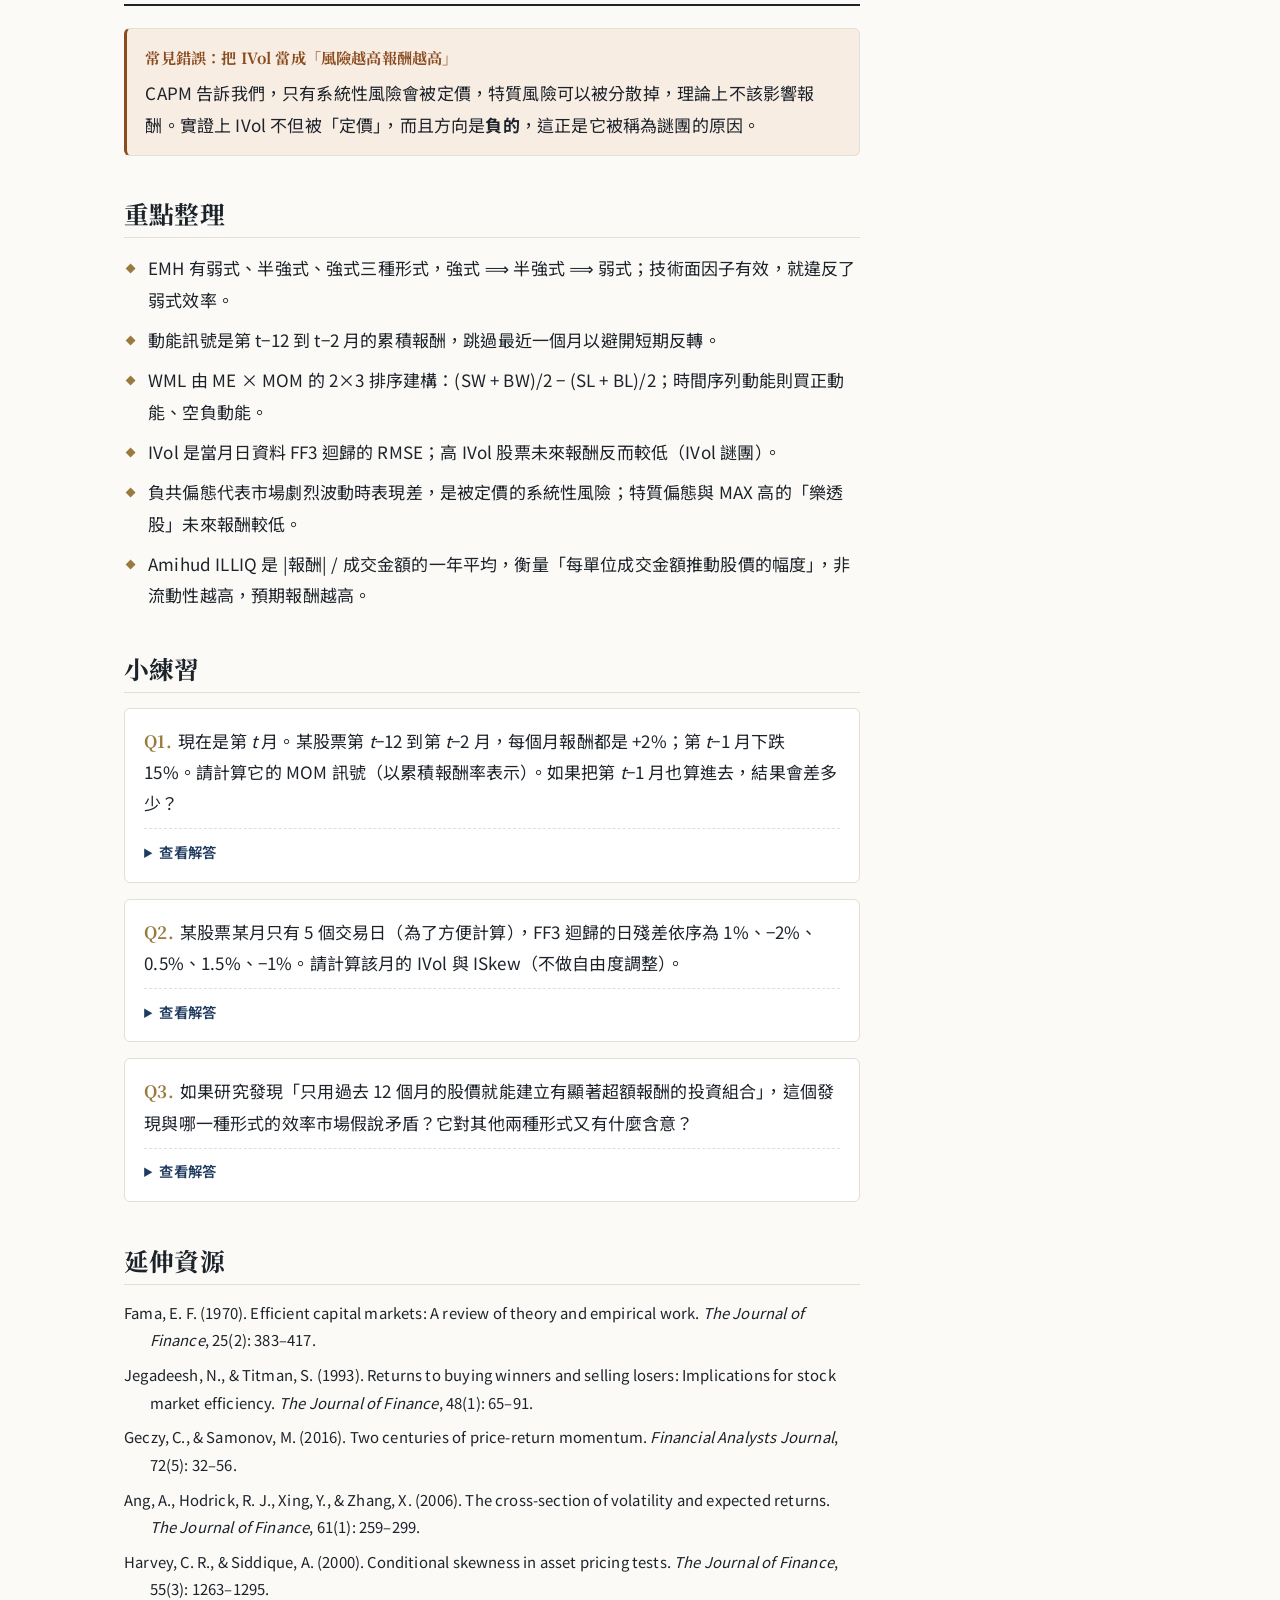
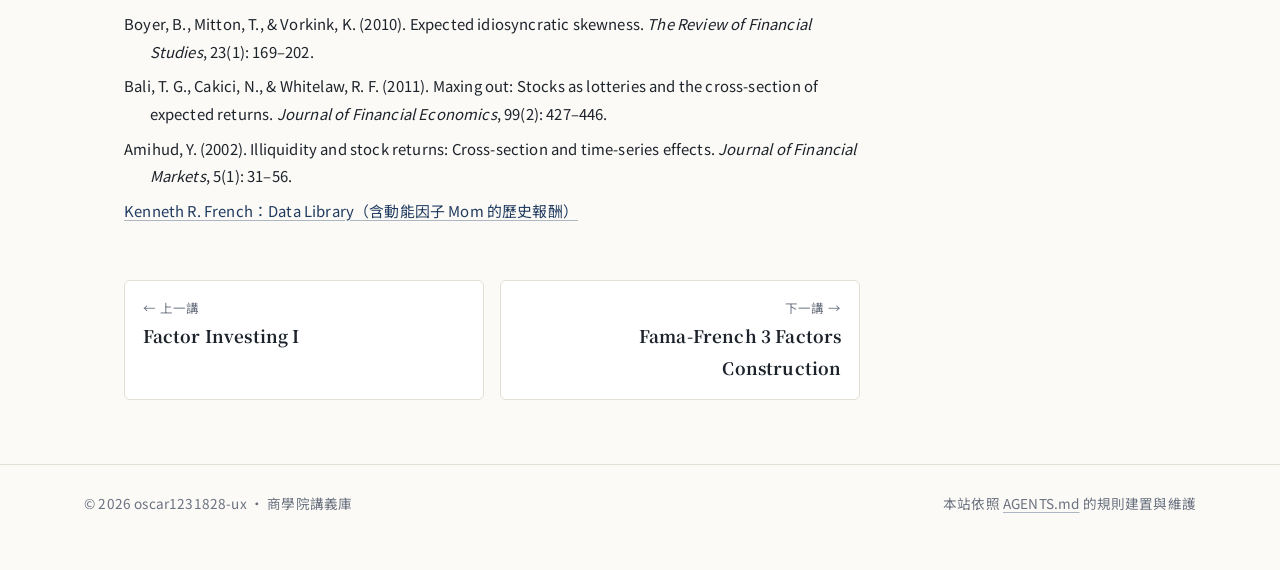
<file: lessons/portfolio-management/02-factor-investing-2.html>
<!doctype html>
<html lang="zh-Hant" data-root="../../">
<head>
  <meta charset="utf-8">
  <meta name="viewport" content="width=device-width, initial-scale=1">
  <title>Factor Investing II｜投資組合管理｜商學院講義庫</title>
  <meta name="description" content="技術面因子：動能、波動、偏態與流動性">
  <link rel="preconnect" href="https://fonts.googleapis.com">
  <link rel="preconnect" href="https://fonts.gstatic.com" crossorigin>
  <link rel="stylesheet" href="https://fonts.googleapis.com/css2?family=Noto+Sans+TC:wght@400;600;700&family=Noto+Serif+TC:wght@600;700&display=swap">
  <link rel="stylesheet" href="../../assets/css/style.css">
  <script src="../../assets/js/catalog.js" defer></script>
  <script src="../../assets/js/site.js" defer></script>
</head>
<body class="page-lesson" data-course="portfolio-management" data-lesson="ipm-02">
  <header id="site-header"></header>

  <main class="lesson-layout">
    <article class="lesson">
      <nav id="breadcrumb" class="breadcrumb" aria-label="麵包屑"></nav>

      <header class="lesson-header">
        <p class="lesson-kicker">IPM · Lecture 02 · Week 10</p>
        <h1>Factor Investing II</h1>
        <p class="lesson-subtitle">技術面因子：動能、波動、偏態與流動性</p>
        <dl class="lesson-meta">
          <div><dt>先備知識</dt><dd>第 01 講、FF3 模型、迴歸殘差</dd></div>
          <div><dt>閱讀時間</dt><dd>約 30 分鐘</dd></div>
          <div><dt>最後更新</dt><dd>2026-11-10</dd></div>
        </dl>
        <p class="source-note">內容來源：Investment &amp; Portfolio Management（Douglas Chung）Lecture 10「Factor investing II – technical factors」。本頁為學習筆記，以自己的文字重新整理。</p>
      </header>

      <section id="objectives" class="lesson-section">
        <h2>學習目標</h2>
        <ol>
          <li>能夠說明效率市場假說的三種形式，以及它們之間的包含關係。</li>
          <li>能夠計算個股的動能訊號，並說明橫斷面動能（WML）與時間序列動能的差異。</li>
          <li>能夠由 FF3 迴歸殘差計算特質波動（IVol）與特質偏態（ISkew）。</li>
          <li>能夠說明共偏態、MAX 與 Amihud 非流動性指標的定義，以及它們與未來報酬的關係方向。</li>
        </ol>
      </section>

      <section id="content" class="lesson-section">
        <h2 id="s1-emh">1. 效率市場假說：技術面因子為什麼「不該」有效？</h2>
        <p>上一講的因子主要使用會計資訊；這一講的因子只使用<strong>價格與成交量</strong>。在討論它們之前，要先回答一個問題：如果市場是有效率的，光看過去的股價，真的能預測未來報酬嗎？</p>
        <div class="callout callout--definition">
          <span class="callout__title">定義：效率市場假說（Efficient Market Hypothesis, EMH）</span>
          <p>(1) 股價反映所有可得的資訊；(2) 市場參與者會對最新的資訊與預測迅速做出反應；(3) 因此股價呈現隨機漫步，平均而言，主動交易無法打敗市場。</p>
        </div>

        <div class="table-wrap">
          <table>
            <caption>表 2.1　效率市場的三種形式</caption>
            <thead><tr><th>形式</th><th>股價已反映的資訊</th><th>因此無法獲得超額報酬的方法</th></tr></thead>
            <tbody>
              <tr><td>弱式（weak form）</td><td>過去的交易資料：歷史價格、成交量</td><td>技術分析</td></tr>
              <tr><td>半強式（semi-strong form）</td><td>所有公開資訊：交易資料＋財務報表等</td><td>基本面分析</td></tr>
              <tr><td>強式（strong form）</td><td>所有資訊：公開與未公開（內線）資訊</td><td>內線交易</td></tr>
            </tbody>
          </table>
        </div>

        <figure>
          <div class="diagram">
            <svg viewBox="0 0 640 230" role="img" aria-label="三個同心區域：最外圈是弱式，中間是半強式，最內圈是強式">
              <ellipse class="svg-box" cx="320" cy="115" rx="290" ry="100"/>
              <ellipse class="svg-box svg-box--accent" cx="320" cy="128" rx="190" ry="72"/>
              <ellipse class="svg-box svg-box--gold" cx="320" cy="142" rx="95" ry="42"/>
              <text class="svg-text--strong" x="320" y="38" text-anchor="middle">弱式效率</text>
              <text class="svg-text--strong" x="320" y="88" text-anchor="middle">半強式效率</text>
              <text class="svg-text--strong" x="320" y="148" text-anchor="middle">強式效率</text>
            </svg>
          </div>
          <figcaption>圖 2.1　強式 ⟹ 半強式 ⟹ 弱式：越內圈的假設越強</figcaption>
        </figure>
        <p>三者的邏輯關係是：<strong>強式成立 ⟹ 半強式成立 ⟹ 弱式成立</strong>。反過來說，只要找到「光用過去價格就能賺到超額報酬」的證據，就代表<strong>弱式不成立</strong>，半強式和強式也都跟著不成立。這正是技術面因子在學術上引人注目的原因。</p>

        <h2 id="s2-momentum">2. 動能（Momentum, MOM）</h2>
        <p><span class="term">動能（momentum）</span>是最有名的技術面因子：過去一年漲得多的股票（贏家），未來幾個月傾向繼續表現較好；跌得多的（輸家）傾向繼續落後（Jegadeesh &amp; Titman, 1993）。</p>

        <h3>動能訊號</h3>
        <p>在第 <var>t</var> 月，股票 <var>i</var> 的動能訊號是它<strong>從第 <var>t</var>−12 月到第 <var>t</var>−2 月</strong>的累積報酬：</p>
        <div class="formula">
          MOM<sub><var>i</var>,<var>t</var></sub> = ∏<sub><var>τ</var>=2</sub><sup>12</sup> (1 + <var>r</var><sub><var>i</var>,<var>t</var>−<var>τ</var></sub>)
          <span class="formula__label">式 (2.1)　動能訊號：過去 12 個月、跳過最近 1 個月</span>
        </div>
        <ul class="where">
          <li><var>r</var><sub><var>i</var>,<var>t</var>−<var>τ</var></sub>：股票 <var>i</var> 在第 <var>t</var>−<var>τ</var> 月的報酬</li>
          <li>這個連乘積是「總報酬倍數」；減 1 就是累積報酬率。排序時兩者結果相同。</li>
        </ul>
        <div class="callout callout--note">
          <span class="callout__title">補充：為什麼要跳過最近一個月？</span>
          <p>個股在一個月的短期內，報酬有<strong>反轉</strong>的傾向（上個月漲多、這個月容易回檔），部分原因來自買賣價差等市場微結構雜訊。若把第 <var>t</var>−1 月放進來，短期反轉會抵消中期動能，所以慣例上把它排除。</p>
        </div>

        <h3>橫斷面動能因子：WML</h3>
        <p>建構方法與第 01 講的 HML 完全相同，只是把 BM 換成 MOM：用 ME 與 MOM 做 2×3 非條件雙變數排序。ME 的分界點是 NYSE 中位數，MOM 的分界點是 NYSE 的第 30、70 百分位數。</p>
        <div class="table-wrap">
          <table>
            <caption>表 2.2　動能因子的六個投資組合</caption>
            <thead><tr><th></th><th>輸家 Loser</th><th>中性 Neutral</th><th>贏家 Winner</th></tr></thead>
            <tbody>
              <tr><th>小 Small</th><td>SL</td><td>SN</td><td>SW</td></tr>
              <tr><th>大 Big</th><td>BL</td><td>BN</td><td>BW</td></tr>
            </tbody>
          </table>
        </div>
        <div class="formula">
          <var>R</var><sub>WML</sub> =
          <span class="frac"><span><var>R</var><sub>SW</sub> + <var>R</var><sub>BW</sub></span><span>2</span></span>
          −
          <span class="frac"><span><var>R</var><sub>SL</sub> + <var>R</var><sub>BL</sub></span><span>2</span></span>
          <span class="formula__label">式 (2.2)　贏家減輸家（winners minus losers）</span>
        </div>
        <p>也就是：買進小型與大型贏家組合的等權平均、放空小型與大型輸家組合的等權平均。</p>

        <h3>時間序列動能</h3>
        <p>橫斷面動能比的是「相對」表現：誰比別人漲得多。<span class="term">時間序列動能（time-series momentum）</span>只看「絕對」表現：買進所有過去動能為正的股票、放空所有動能為負的股票（各自等權重）。</p>
        <div class="formula">
          <var>R</var><sub>TSWML</sub> = <var>R</var><sub>MOM+</sub> − <var>R</var><sub>MOM−</sub>
          <span class="formula__label">式 (2.3)　時間序列動能策略</span>
        </div>
        <p>它的好處是不需要在每個時間點對所有股票排名。代價是：在全面上漲的年份，多頭會遠多於空頭，策略的市場暴露會隨時間改變。</p>
        <p>動能並不是近年才出現的現象。Geczy 與 Samonov（2016）把資料往前延伸到兩百多年，發現價格動能在極長的歷史中都存在；Kenneth French 資料庫中的 FF3 與動能因子歷史報酬也顯示，動能是長期報酬最高、但偶爾會出現劇烈崩跌的因子之一。</p>

        <h2 id="s3-ivol">3. 特質波動（Idiosyncratic Volatility, IVol）</h2>
        <p>Ang、Hodrick、Xing 與 Zhang（2006）發現：相對於 FF3 模型，<strong>特質波動高的股票，平均報酬反而非常低</strong>，而且規模、BM、動能、流動性都無法解釋這個現象。這與「風險越高、報酬越高」的直覺相反，因此被稱為 IVol 謎團（IVol puzzle）。</p>
        <p>計算方式：每個月用個股的<strong>日報酬</strong>跑一次 FF3 迴歸，取殘差的均方根：</p>
        <div class="formula">
          IVol<sub><var>i</var>,<var>m</var></sub> = √(
          <span class="frac"><span>1</span><span><var>N</var>(<var>m</var>)</span></span>
          ∑<sub><var>t</var>∈<var>m</var></sub> <var>ε̂</var><sub><var>i</var>,<var>t</var></sub><sup>2</sup> )
          <span class="formula__label">式 (2.4)　特質波動</span>
        </div>
        <ul class="where">
          <li><var>ε̂</var><sub><var>i</var>,<var>t</var></sub>：股票 <var>i</var> 第 <var>t</var> 日的 FF3 迴歸殘差</li>
          <li><var>N</var>(<var>m</var>)：第 <var>m</var> 月的交易日數（必要時做自由度調整）</li>
        </ul>
        <p>換句話說，月 IVol 就是「這個月用日資料跑 FF3 迴歸的<strong>均方根誤差（RMSE）</strong>」：股價波動中，三個因子解釋不了的那一部分有多大。</p>

        <h2 id="s4-coskewness">4. 共偏態（Coskewness）</h2>
        <p>投資人通常喜歡右偏（偶爾大漲）、討厭左偏（偶爾大跌）的報酬。Harvey 與 Siddique（2000）認為，真正重要的是<strong>系統性偏態</strong>：當市場出現極端波動時，這檔股票的表現如何？如果一檔股票在市場劇烈波動時傾向下跌（共偏態為負），投資人會要求較高的報酬作為補償。他們估計這個風險溢酬平均每年約 3.6%，並發現動能效應與系統性偏態有關。</p>
        <div class="formula">
          Coskew<sub><var>i</var>,<var>t</var></sub> =
          <span class="frac"><span>E[ <var>ê</var><sub><var>i</var>,<var>t</var></sub> <var>ê</var><sub><var>m</var>,<var>t</var></sub><sup>2</sup> ]</span><span>√( E[ <var>ê</var><sub><var>i</var>,<var>t</var></sub><sup>2</sup> ] · E[ <var>ê</var><sub><var>m</var>,<var>t</var></sub><sup>2</sup> ] )</span></span>
          <span class="formula__label">式 (2.5)　共偏態</span>
        </div>
        <ul class="where">
          <li><var>ê</var><sub><var>i</var>,<var>t</var></sub> = <var>r</var><sub><var>i</var>,<var>t</var></sub> − <var>â</var><sub><var>i</var></sub> − <var>b̂</var><sub><var>i</var></sub><var>r</var><sub><var>m</var>,<var>t</var></sub>：單一指數模型（以過去 60 個月滾動估計）的殘差</li>
          <li><var>ê</var><sub><var>m</var>,<var>t</var></sub> = <var>r</var><sub><var>m</var>,<var>t</var></sub> − E[<var>r</var><sub><var>m</var>,<var>t</var></sub>]：市場報酬偏離平均的部分</li>
        </ul>
        <p>直覺上，它衡量的是「個股殘差」與「市場波動大小（平方）」之間的相關程度：數值越負，代表市場一劇烈波動，這檔股票就越容易表現不佳。</p>

        <h2 id="s5-iskew">5. 特質偏態（Idiosyncratic Skewness, ISkew）</h2>
        <p>相對於系統性偏態，個股自己的偏態也會影響價格。理論預測：特質偏態高的股票像樂透，投資人願意為它付出較高的價格，因此<strong>未來報酬較低</strong>。Boyer、Mitton 與 Vorkink（2010）的實證支持這個預測：預期特質偏態最低的五分之一股票，FF3 alpha 每月比最高的五分之一多出約 1%。</p>
        <div class="formula">
          ISkew<sub><var>i</var>,<var>m</var></sub> =
          <span class="frac"><span>1</span><span><var>N</var>(<var>m</var>)</span></span>
          <span class="frac"><span>∑<sub><var>t</var>∈<var>m</var></sub> <var>ε̂</var><sub><var>i</var>,<var>t</var></sub><sup>3</sup></span><span>(IVol<sub><var>i</var>,<var>m</var></sub>)<sup>3</sup></span></span>
          <span class="formula__label">式 (2.6)　特質偏態</span>
        </div>
        <p>它和 IVol 用的是同一組 FF3 日殘差：IVol 是殘差的二階動差（開根號），ISkew 是標準化後的三階動差。</p>

        <h2 id="s6-max">6. 最大日報酬（MAX）</h2>
        <p>Bali、Cakici 與 Whitelaw（2011）從「股票像樂透」的角度出發：許多投資人分散不足，又偏好可能一夕暴漲的股票。他們發現，<strong>過去一個月最大日報酬（MAX）越高的股票，未來報酬越低</strong>。</p>
        <div class="formula">
          MAX<sub><var>i</var>,<var>m</var></sub> = max<sub><var>t</var>∈<var>m</var></sub> ( <var>r</var><sub><var>i</var>,<var>t</var></sub> )
          <span class="formula__label">式 (2.7)　當月最大日報酬</span>
        </div>
        <p>MAX 與 IVol 在統計上高度相關（波動大的股票，最大單日漲幅通常也大）。更有趣的是，把 MAX 放進迴歸後，IVol 與報酬之間令人困惑的負向關係反而翻轉了。這暗示 IVol 謎團背後，可能其實是投資人對「樂透型」股票的偏好。</p>

        <h2 id="s7-illiquidity">7. 非流動性（Amihud ILLIQ）</h2>
        <p>流動性差的股票不容易買賣，投資人會要求<strong>非流動性溢酬</strong>作為補償。Amihud（2002）提出一個只需日資料就能計算的簡單指標：</p>
        <div class="formula">
          ILLIQ<sub><var>i</var>,<var>t</var></sub> =
          <span class="frac"><span>1</span><span>252</span></span>
          ∑<sub><var>s</var>=<var>t</var>−251</sub><sup><var>t</var></sup>
          <span class="frac"><span>|<var>r</var><sub><var>i</var>,<var>s</var></sub>|</span><span>DVol<sub><var>i</var>,<var>s</var></sub></span></span>
          <span class="formula__label">式 (2.8)　Amihud 非流動性指標（過去一年平均）</span>
        </div>
        <ul class="where">
          <li>|<var>r</var><sub><var>i</var>,<var>s</var></sub>|：第 <var>s</var> 日報酬的絕對值</li>
          <li>DVol<sub><var>i</var>,<var>s</var></sub>：第 <var>s</var> 日的成交金額（股價 × 成交量）</li>
        </ul>
        <p>直覺：<strong>每成交一塊錢，股價會被推動多少？</strong>如果一點點成交金額就能讓股價大幅變動，這檔股票就不具流動性，ILLIQ 會很大。</p>
        <div class="callout callout--example">
          <span class="callout__title">例題：比較兩檔股票的流動性（以 3 個交易日示意）</span>
          <p>股票 A：日報酬絕對值 1%、2%、0.5%；成交金額 50、20、100（百萬元）。</p>
          <p>每日比率 = 1/50 = 0.020、2/20 = 0.100、0.5/100 = 0.005；平均 ILLIQ<sub>A</sub> = 0.125 ÷ 3 ≈ <strong>0.042</strong>（% / 百萬元）。</p>
          <p>股票 B：日報酬絕對值 1%、1%、2%；成交金額 1,000、800、2,000（百萬元），平均 ILLIQ<sub>B</sub> = (0.001 + 0.00125 + 0.001) ÷ 3 ≈ <strong>0.0011</strong>。</p>
          <p>B 每百萬元成交只推動股價約 0.001%，比 A 流動得多。依 Amihud 的發現，A 應該伴隨較高的預期報酬。</p>
        </div>

        <h2 id="s8-overview">8. 技術面因子總覽</h2>
        <div class="table-wrap">
          <table>
            <caption>表 2.3　本講介紹的技術面因子</caption>
            <thead><tr><th>因子</th><th>使用資料</th><th>訊號越高，未來報酬</th><th>主要解釋</th></tr></thead>
            <tbody>
              <tr><td>動能 MOM</td><td>月報酬（t−12 到 t−2）</td><td>較高</td><td>投資人對資訊反應不足、系統性偏態</td></tr>
              <tr><td>特質波動 IVol</td><td>日報酬、FF3 殘差</td><td>較低</td><td>謎團；可能與樂透偏好（MAX）有關</td></tr>
              <tr><td>共偏態 Coskew</td><td>月報酬、60 個月滾動</td><td>較低（越負越高）</td><td>負共偏態是系統性風險，要求補償</td></tr>
              <tr><td>特質偏態 ISkew</td><td>日報酬、FF3 殘差</td><td>較低</td><td>樂透型股票被高估</td></tr>
              <tr><td>最大日報酬 MAX</td><td>當月日報酬</td><td>較低</td><td>樂透偏好、分散不足</td></tr>
              <tr><td>非流動性 ILLIQ</td><td>日報酬、成交金額</td><td>較高</td><td>非流動性溢酬</td></tr>
            </tbody>
          </table>
        </div>
        <div class="callout callout--warning">
          <span class="callout__title">常見錯誤：把 IVol 當成「風險越高報酬越高」</span>
          <p>CAPM 告訴我們，只有系統性風險會被定價，特質風險可以被分散掉，理論上不該影響報酬。實證上 IVol 不但被「定價」，而且方向是<strong>負的</strong>，這正是它被稱為謎團的原因。</p>
        </div>
      </section>

      <section id="summary" class="lesson-section">
        <h2>重點整理</h2>
        <ul class="key-points">
          <li>EMH 有弱式、半強式、強式三種形式，強式 ⟹ 半強式 ⟹ 弱式；技術面因子有效，就違反了弱式效率。</li>
          <li>動能訊號是第 t−12 到 t−2 月的累積報酬，跳過最近一個月以避開短期反轉。</li>
          <li>WML 由 ME × MOM 的 2×3 排序建構：(SW + BW)/2 − (SL + BL)/2；時間序列動能則買正動能、空負動能。</li>
          <li>IVol 是當月日資料 FF3 迴歸的 RMSE；高 IVol 股票未來報酬反而較低（IVol 謎團）。</li>
          <li>負共偏態代表市場劇烈波動時表現差，是被定價的系統性風險；特質偏態與 MAX 高的「樂透股」未來報酬較低。</li>
          <li>Amihud ILLIQ 是 |報酬| / 成交金額的一年平均，衡量「每單位成交金額推動股價的幅度」，非流動性越高，預期報酬越高。</li>
        </ul>
      </section>

      <section id="exercises" class="lesson-section">
        <h2>小練習</h2>

        <div class="exercise">
          <p class="exercise__q"><strong>Q1.</strong>現在是第 <var>t</var> 月。某股票第 <var>t</var>−12 到第 <var>t</var>−2 月，每個月報酬都是 +2%；第 <var>t</var>−1 月下跌 15%。請計算它的 MOM 訊號（以累積報酬率表示）。如果把第 <var>t</var>−1 月也算進去，結果會差多少？</p>
          <details>
            <summary>查看解答</summary>
            <p>第 <var>t</var>−12 到 <var>t</var>−2 月共 11 個月：MOM = 1.02<sup>11</sup> − 1 ≈ 1.2434 − 1 = <strong>24.3%</strong>。</p>
            <p>若加入第 <var>t</var>−1 月：1.2434 × 0.85 − 1 ≈ 5.7%。差了將近 19 個百分點，可能讓這檔股票從「贏家」掉到「中性」。由於短期有反轉傾向，上個月的大跌不一定代表動能轉弱，這正是公式要跳過最近一個月的原因。</p>
          </details>
        </div>

        <div class="exercise">
          <p class="exercise__q"><strong>Q2.</strong>某股票某月只有 5 個交易日（為了方便計算），FF3 迴歸的日殘差依序為 1%、−2%、0.5%、1.5%、−1%。請計算該月的 IVol 與 ISkew（不做自由度調整）。</p>
          <details>
            <summary>查看解答</summary>
            <p>殘差平方：1、4、0.25、2.25、1，總和 8.5；IVol = √(8.5 ÷ 5) = √1.7 ≈ <strong>1.304%</strong>。</p>
            <p>殘差立方：1、−8、0.125、3.375、−1，總和 −4.5；平均 = −0.9。IVol<sup>3</sup> ≈ 1.304<sup>3</sup> ≈ 2.217。</p>
            <p>ISkew = −0.9 ÷ 2.217 ≈ <strong>−0.41</strong>：這個月的殘差略為左偏，主要來自 −2% 那一天。</p>
          </details>
        </div>

        <div class="exercise">
          <p class="exercise__q"><strong>Q3.</strong>如果研究發現「只用過去 12 個月的股價就能建立有顯著超額報酬的投資組合」，這個發現與哪一種形式的效率市場假說矛盾？它對其他兩種形式又有什麼含意？</p>
          <details>
            <summary>查看解答</summary>
            <p>它與<strong>弱式</strong>效率矛盾，因為弱式主張歷史價格資訊已完全反映在股價中。</p>
            <p>由於強式 ⟹ 半強式 ⟹ 弱式，弱式不成立時，半強式與強式也都不成立（不是弱式 ⟹ 不是半強式 ⟹ 不是強式）。但要注意，「超額報酬」也可能只是模型沒有納入的風險補償，例如動能與系統性偏態的關係，所以這類證據常被稱為「聯合假說問題」。</p>
          </details>
        </div>
      </section>

      <section id="resources" class="lesson-section">
        <h2>延伸資源</h2>
        <ul class="refs">
          <li>Fama, E. F. (1970). Efficient capital markets: A review of theory and empirical work. <cite>The Journal of Finance</cite>, 25(2): 383–417.</li>
          <li>Jegadeesh, N., &amp; Titman, S. (1993). Returns to buying winners and selling losers: Implications for stock market efficiency. <cite>The Journal of Finance</cite>, 48(1): 65–91.</li>
          <li>Geczy, C., &amp; Samonov, M. (2016). Two centuries of price-return momentum. <cite>Financial Analysts Journal</cite>, 72(5): 32–56.</li>
          <li>Ang, A., Hodrick, R. J., Xing, Y., &amp; Zhang, X. (2006). The cross-section of volatility and expected returns. <cite>The Journal of Finance</cite>, 61(1): 259–299.</li>
          <li>Harvey, C. R., &amp; Siddique, A. (2000). Conditional skewness in asset pricing tests. <cite>The Journal of Finance</cite>, 55(3): 1263–1295.</li>
          <li>Boyer, B., Mitton, T., &amp; Vorkink, K. (2010). Expected idiosyncratic skewness. <cite>The Review of Financial Studies</cite>, 23(1): 169–202.</li>
          <li>Bali, T. G., Cakici, N., &amp; Whitelaw, R. F. (2011). Maxing out: Stocks as lotteries and the cross-section of expected returns. <cite>Journal of Financial Economics</cite>, 99(2): 427–446.</li>
          <li>Amihud, Y. (2002). Illiquidity and stock returns: Cross-section and time-series effects. <cite>Journal of Financial Markets</cite>, 5(1): 31–56.</li>
          <li><a href="https://mba.tuck.dartmouth.edu/pages/faculty/ken.french/data_library.html">Kenneth R. French：Data Library（含動能因子 Mom 的歷史報酬）</a></li>
        </ul>
      </section>

      <nav id="lesson-nav" aria-label="上一講與下一講"></nav>
    </article>

    <aside class="toc-wrap" aria-label="本講目錄">
      <nav id="toc"></nav>
    </aside>
  </main>

  <footer id="site-footer"></footer>
</body>
</html>
</file>
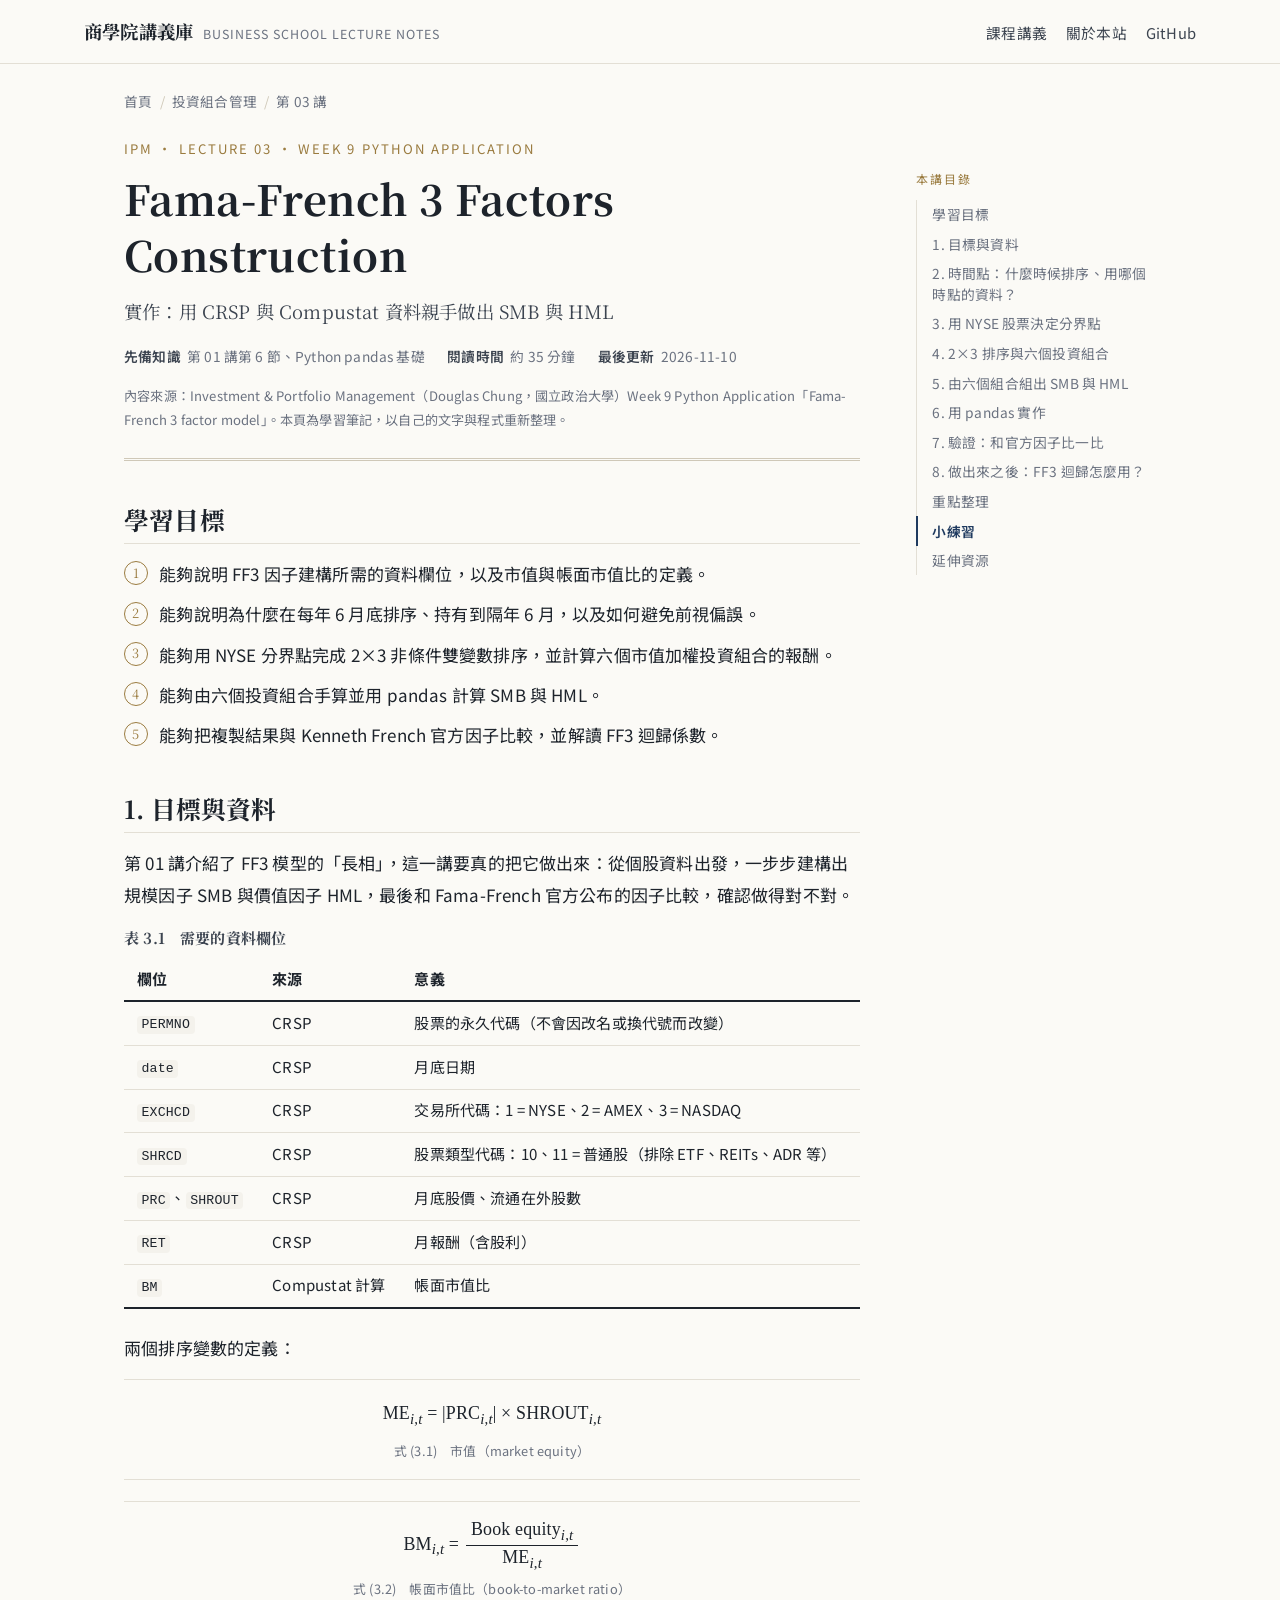
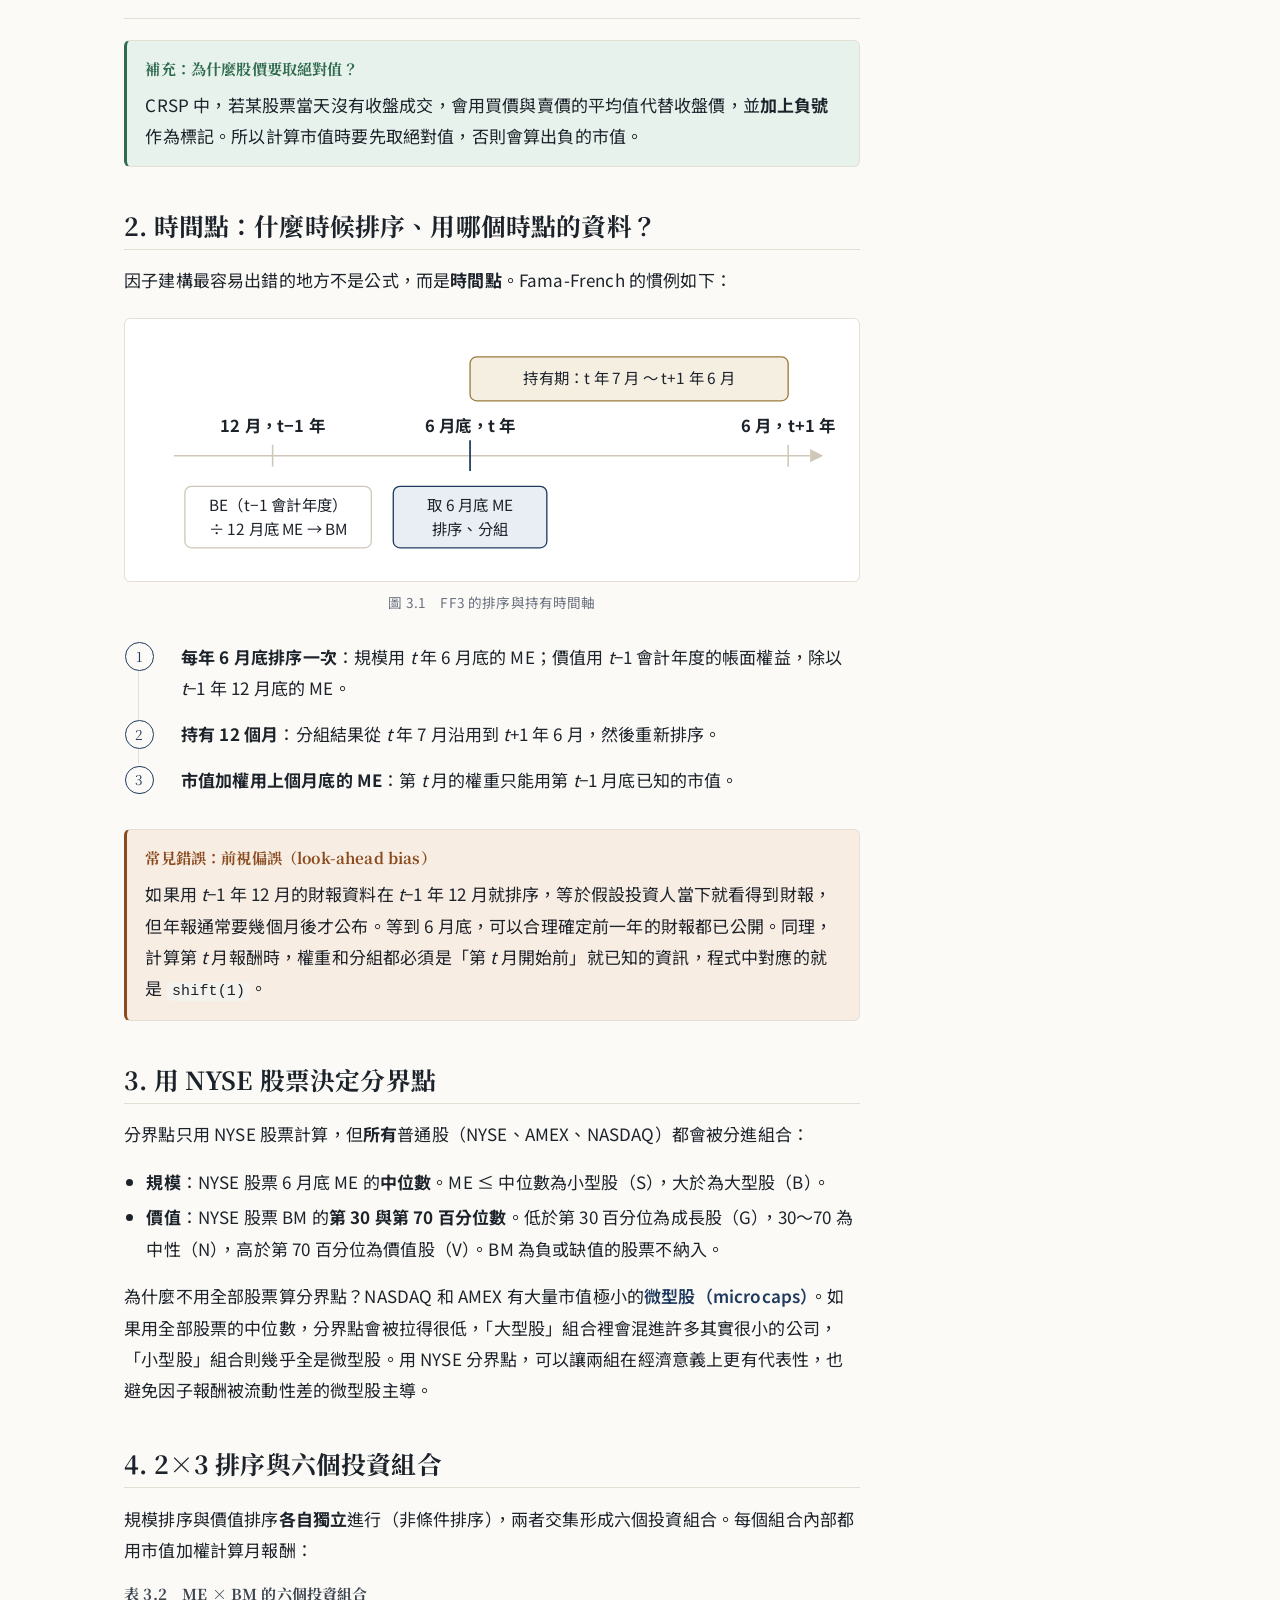
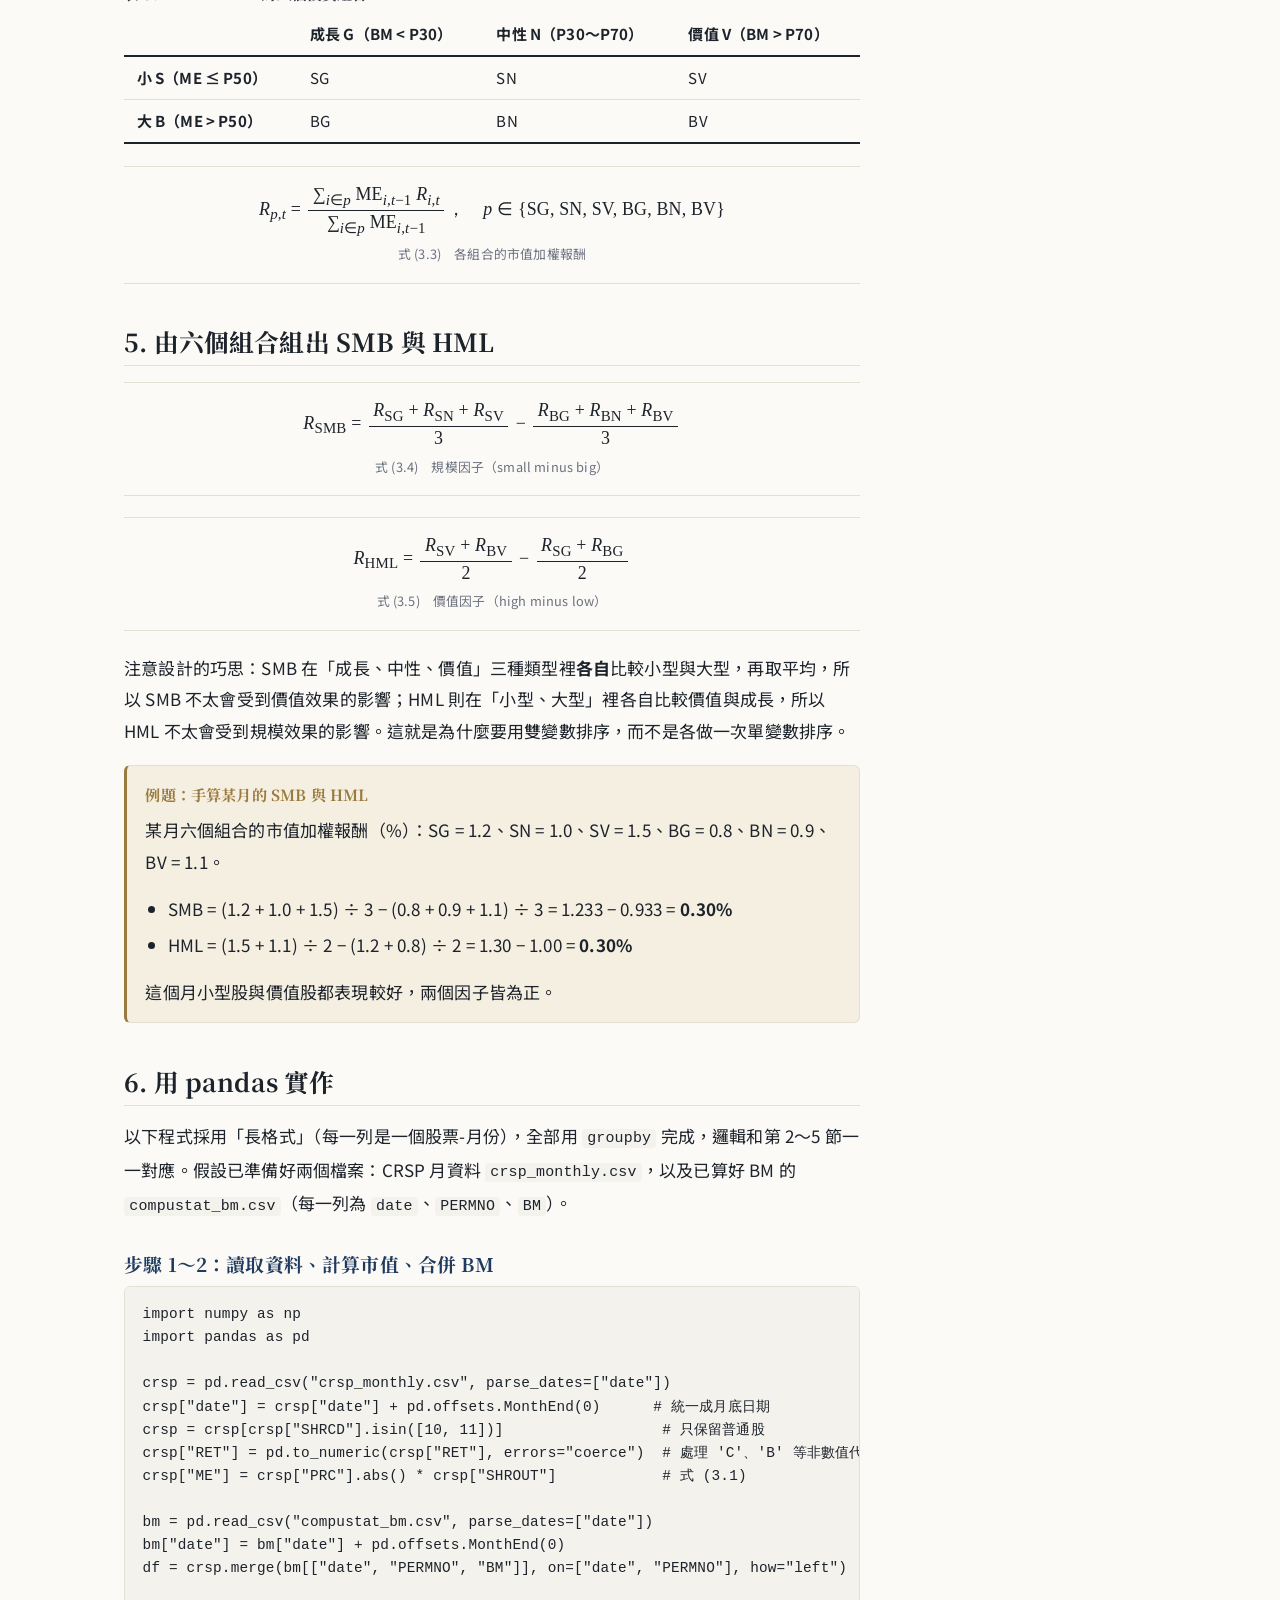
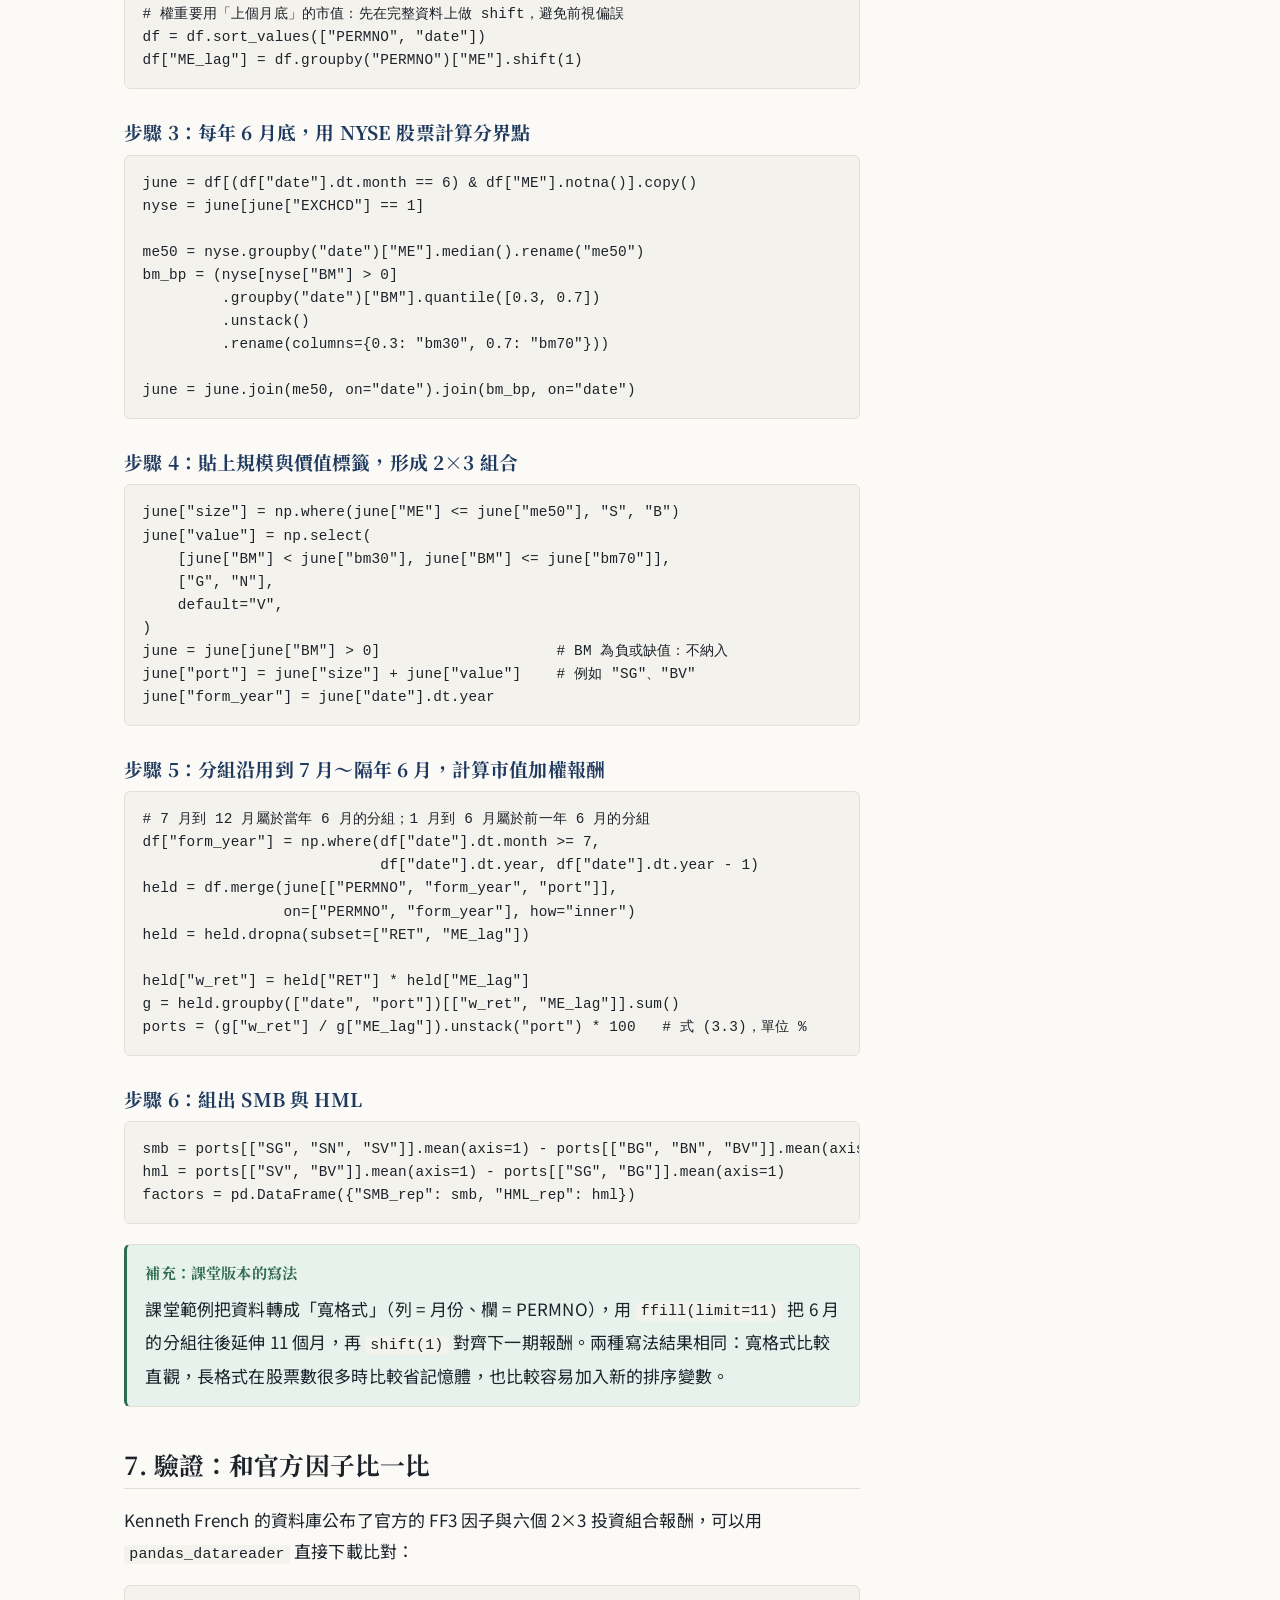
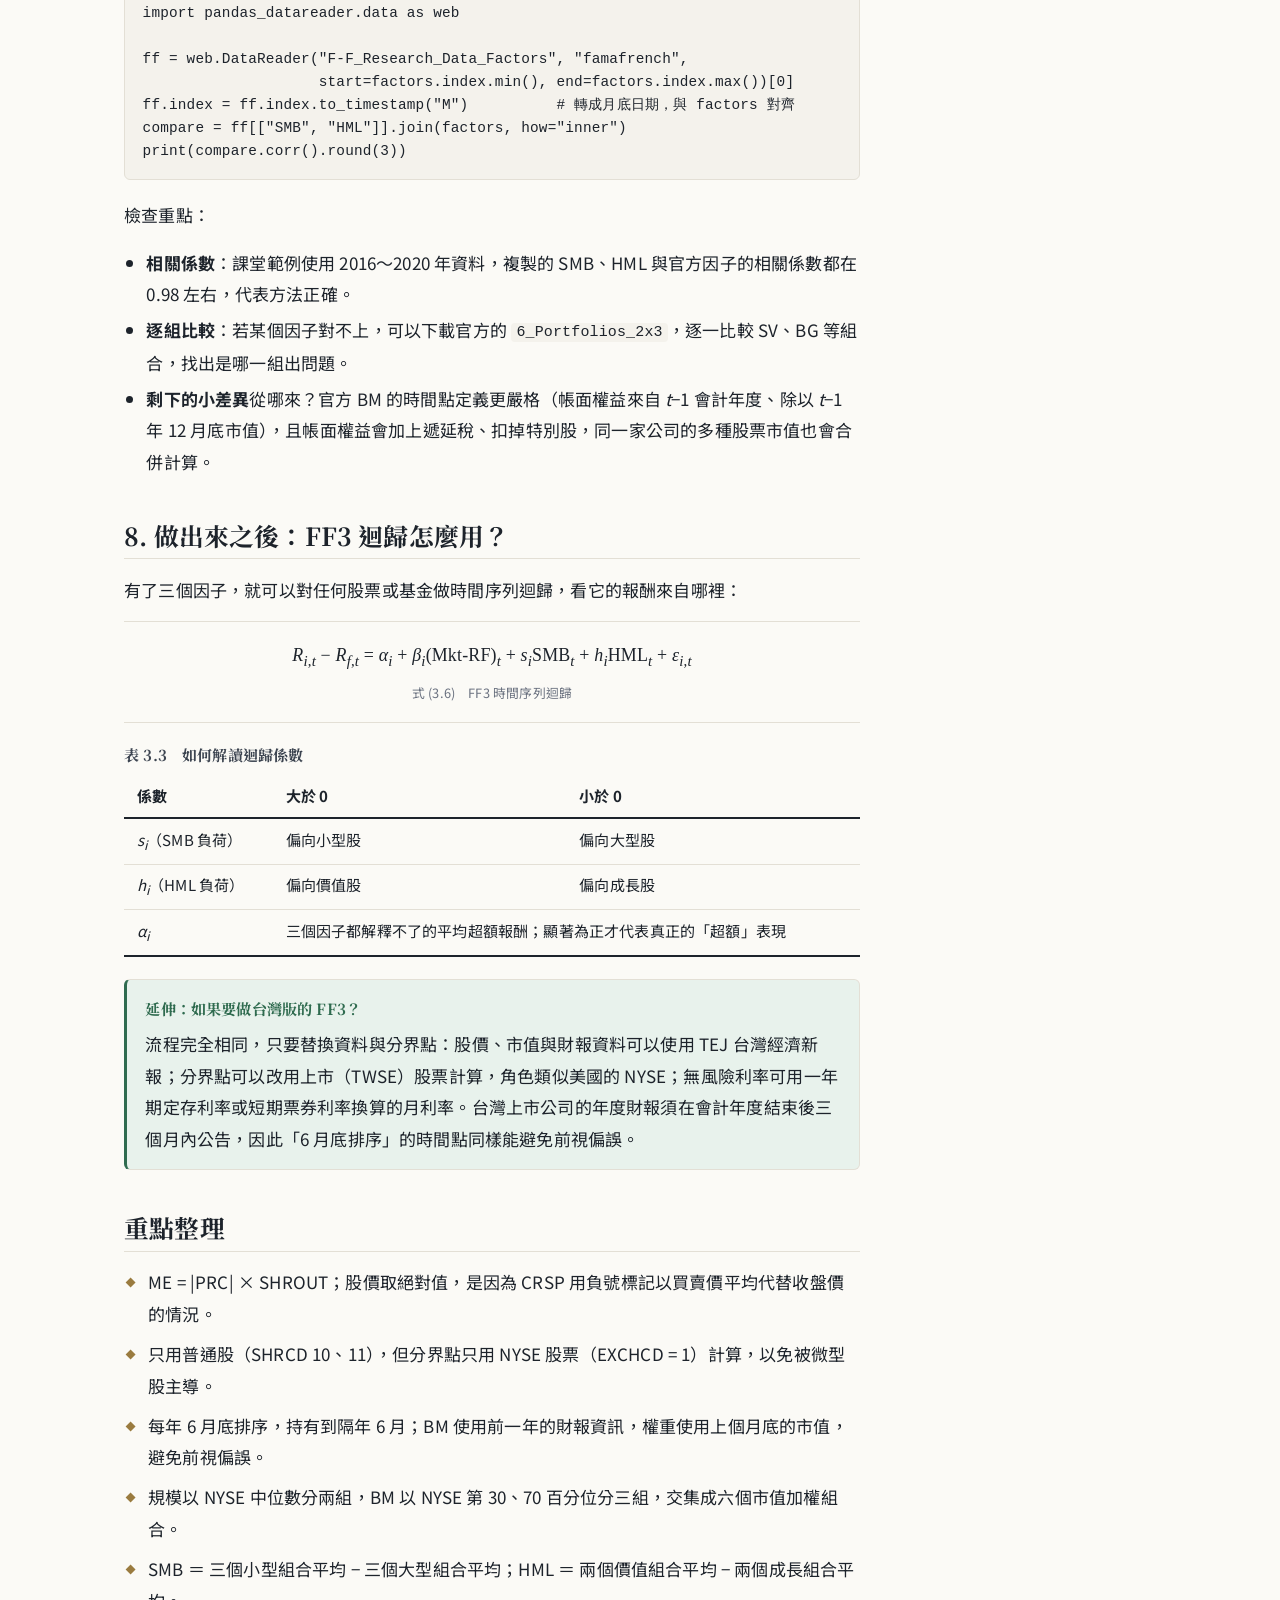
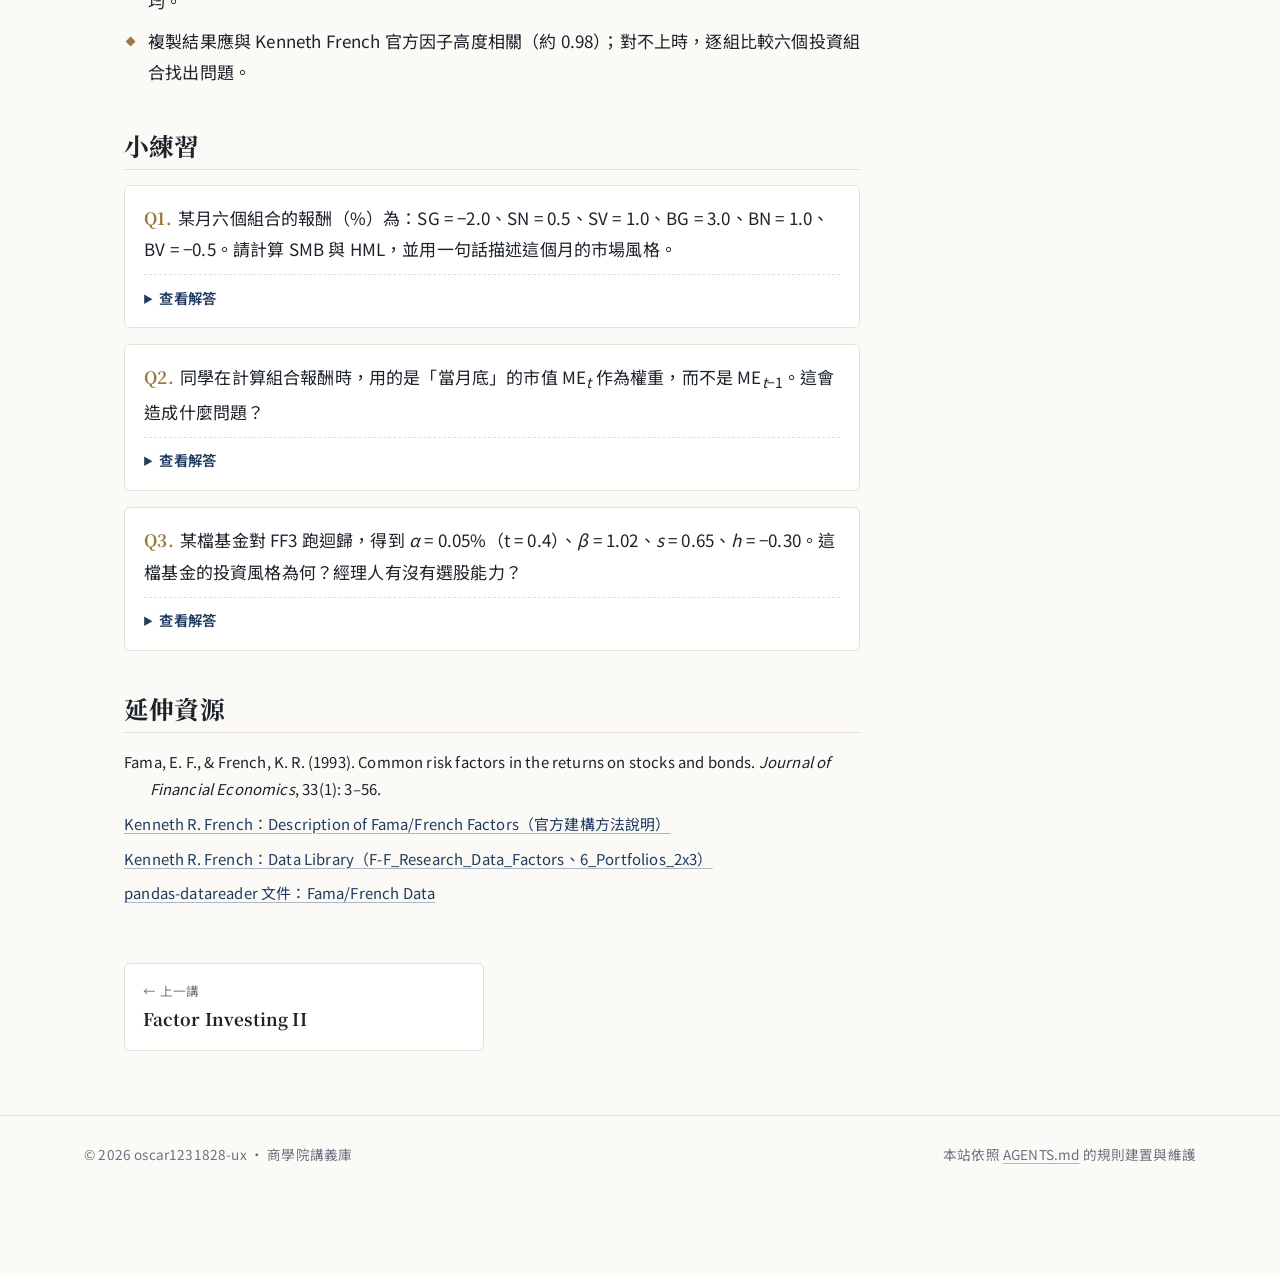
<file: lessons/portfolio-management/03-ff3-construction.html>
<!doctype html>
<html lang="zh-Hant" data-root="../../">
<head>
  <meta charset="utf-8">
  <meta name="viewport" content="width=device-width, initial-scale=1">
  <title>Fama-French 3 Factors Construction｜投資組合管理｜商學院講義庫</title>
  <meta name="description" content="實作：用 CRSP 與 Compustat 資料親手做出 SMB 與 HML">
  <link rel="preconnect" href="https://fonts.googleapis.com">
  <link rel="preconnect" href="https://fonts.gstatic.com" crossorigin>
  <link rel="stylesheet" href="https://fonts.googleapis.com/css2?family=Noto+Sans+TC:wght@400;600;700&family=Noto+Serif+TC:wght@600;700&display=swap">
  <link rel="stylesheet" href="../../assets/css/style.css">
  <script src="../../assets/js/catalog.js" defer></script>
  <script src="../../assets/js/site.js" defer></script>
</head>
<body class="page-lesson" data-course="portfolio-management" data-lesson="ipm-03">
  <header id="site-header"></header>

  <main class="lesson-layout">
    <article class="lesson">
      <nav id="breadcrumb" class="breadcrumb" aria-label="麵包屑"></nav>

      <header class="lesson-header">
        <p class="lesson-kicker">IPM · Lecture 03 · Week 9 Python Application</p>
        <h1>Fama-French 3 Factors Construction</h1>
        <p class="lesson-subtitle">實作：用 CRSP 與 Compustat 資料親手做出 SMB 與 HML</p>
        <dl class="lesson-meta">
          <div><dt>先備知識</dt><dd>第 01 講第 6 節、Python pandas 基礎</dd></div>
          <div><dt>閱讀時間</dt><dd>約 35 分鐘</dd></div>
          <div><dt>最後更新</dt><dd>2026-11-10</dd></div>
        </dl>
        <p class="source-note">內容來源：Investment &amp; Portfolio Management（Douglas Chung，國立政治大學）Week 9 Python Application「Fama-French 3 factor model」。本頁為學習筆記，以自己的文字與程式重新整理。</p>
      </header>

      <section id="objectives" class="lesson-section">
        <h2>學習目標</h2>
        <ol>
          <li>能夠說明 FF3 因子建構所需的資料欄位，以及市值與帳面市值比的定義。</li>
          <li>能夠說明為什麼在每年 6 月底排序、持有到隔年 6 月，以及如何避免前視偏誤。</li>
          <li>能夠用 NYSE 分界點完成 2×3 非條件雙變數排序，並計算六個市值加權投資組合的報酬。</li>
          <li>能夠由六個投資組合手算並用 pandas 計算 SMB 與 HML。</li>
          <li>能夠把複製結果與 Kenneth French 官方因子比較，並解讀 FF3 迴歸係數。</li>
        </ol>
      </section>

      <section id="content" class="lesson-section">
        <h2 id="s1-goal-and-data">1. 目標與資料</h2>
        <p>第 01 講介紹了 FF3 模型的「長相」，這一講要真的把它做出來：從個股資料出發，一步步建構出規模因子 SMB 與價值因子 HML，最後和 Fama-French 官方公布的因子比較，確認做得對不對。</p>

        <div class="table-wrap">
          <table>
            <caption>表 3.1　需要的資料欄位</caption>
            <thead><tr><th>欄位</th><th>來源</th><th>意義</th></tr></thead>
            <tbody>
              <tr><td><code>PERMNO</code></td><td>CRSP</td><td>股票的永久代碼（不會因改名或換代號而改變）</td></tr>
              <tr><td><code>date</code></td><td>CRSP</td><td>月底日期</td></tr>
              <tr><td><code>EXCHCD</code></td><td>CRSP</td><td>交易所代碼：1 = NYSE、2 = AMEX、3 = NASDAQ</td></tr>
              <tr><td><code>SHRCD</code></td><td>CRSP</td><td>股票類型代碼：10、11 = 普通股（排除 ETF、REITs、ADR 等）</td></tr>
              <tr><td><code>PRC</code>、<code>SHROUT</code></td><td>CRSP</td><td>月底股價、流通在外股數</td></tr>
              <tr><td><code>RET</code></td><td>CRSP</td><td>月報酬（含股利）</td></tr>
              <tr><td><code>BM</code></td><td>Compustat 計算</td><td>帳面市值比</td></tr>
            </tbody>
          </table>
        </div>

        <p>兩個排序變數的定義：</p>
        <div class="formula">
          ME<sub><var>i</var>,<var>t</var></sub> = |PRC<sub><var>i</var>,<var>t</var></sub>| × SHROUT<sub><var>i</var>,<var>t</var></sub>
          <span class="formula__label">式 (3.1)　市值（market equity）</span>
        </div>
        <div class="formula">
          BM<sub><var>i</var>,<var>t</var></sub> = <span class="frac"><span>Book equity<sub><var>i</var>,<var>t</var></sub></span><span>ME<sub><var>i</var>,<var>t</var></sub></span></span>
          <span class="formula__label">式 (3.2)　帳面市值比（book-to-market ratio）</span>
        </div>
        <div class="callout callout--note">
          <span class="callout__title">補充：為什麼股價要取絕對值？</span>
          <p>CRSP 中，若某股票當天沒有收盤成交，會用買價與賣價的平均值代替收盤價，並<strong>加上負號</strong>作為標記。所以計算市值時要先取絕對值，否則會算出負的市值。</p>
        </div>

        <h2 id="s2-timing">2. 時間點：什麼時候排序、用哪個時點的資料？</h2>
        <p>因子建構最容易出錯的地方不是公式，而是<strong>時間點</strong>。Fama-French 的慣例如下：</p>
        <figure>
          <div class="diagram">
            <svg viewBox="0 0 640 210" role="img" aria-label="時間軸：t−1 年 12 月取得帳面權益與市值計算 BM，t 年 6 月底取市值並排序，t 年 7 月到 t+1 年 6 月持有投資組合">
              <line class="svg-line" x1="30" y1="110" x2="610" y2="110"/>
              <polygon class="svg-arrow" points="610,104 622,110 610,116"/>
              <line class="svg-line" x1="120" y1="100" x2="120" y2="120"/>
              <line class="svg-line--accent" x1="300" y1="96" x2="300" y2="124"/>
              <line class="svg-line" x1="590" y1="100" x2="590" y2="120"/>
              <text class="svg-text--strong" x="120" y="88" text-anchor="middle">12 月，t−1 年</text>
              <text class="svg-text--strong" x="300" y="88" text-anchor="middle">6 月底，t 年</text>
              <text class="svg-text--strong" x="590" y="88" text-anchor="middle">6 月，t+1 年</text>
              <rect class="svg-box" x="40" y="138" width="170" height="56" rx="6"/>
              <text class="svg-text" x="125" y="160" text-anchor="middle">BE（t−1 會計年度）</text>
              <text class="svg-text" x="125" y="182" text-anchor="middle">÷ 12 月底 ME → BM</text>
              <rect class="svg-box svg-box--accent" x="230" y="138" width="140" height="56" rx="6"/>
              <text class="svg-text" x="300" y="160" text-anchor="middle">取 6 月底 ME</text>
              <text class="svg-text" x="300" y="182" text-anchor="middle">排序、分組</text>
              <rect class="svg-box svg-box--gold" x="300" y="20" width="290" height="40" rx="6"/>
              <text class="svg-text" x="445" y="45" text-anchor="middle">持有期：t 年 7 月 ～ t+1 年 6 月</text>
            </svg>
          </div>
          <figcaption>圖 3.1　FF3 的排序與持有時間軸</figcaption>
        </figure>
        <ol class="steps">
          <li><strong>每年 6 月底排序一次</strong>：規模用 <var>t</var> 年 6 月底的 ME；價值用 <var>t</var>−1 會計年度的帳面權益，除以 <var>t</var>−1 年 12 月底的 ME。</li>
          <li><strong>持有 12 個月</strong>：分組結果從 <var>t</var> 年 7 月沿用到 <var>t</var>+1 年 6 月，然後重新排序。</li>
          <li><strong>市值加權用上個月底的 ME</strong>：第 <var>t</var> 月的權重只能用第 <var>t</var>−1 月底已知的市值。</li>
        </ol>
        <div class="callout callout--warning">
          <span class="callout__title">常見錯誤：前視偏誤（look-ahead bias）</span>
          <p>如果用 <var>t</var>−1 年 12 月的財報資料在 <var>t</var>−1 年 12 月就排序，等於假設投資人當下就看得到財報，但年報通常要幾個月後才公布。等到 6 月底，可以合理確定前一年的財報都已公開。同理，計算第 <var>t</var> 月報酬時，權重和分組都必須是「第 <var>t</var> 月開始前」就已知的資訊，程式中對應的就是 <code>shift(1)</code>。</p>
        </div>

        <h2 id="s3-breakpoints">3. 用 NYSE 股票決定分界點</h2>
        <p>分界點只用 NYSE 股票計算，但<strong>所有</strong>普通股（NYSE、AMEX、NASDAQ）都會被分進組合：</p>
        <ul>
          <li><strong>規模</strong>：NYSE 股票 6 月底 ME 的<strong>中位數</strong>。ME ≤ 中位數為小型股（S），大於為大型股（B）。</li>
          <li><strong>價值</strong>：NYSE 股票 BM 的<strong>第 30 與第 70 百分位數</strong>。低於第 30 百分位為成長股（G），30～70 為中性（N），高於第 70 百分位為價值股（V）。BM 為負或缺值的股票不納入。</li>
        </ul>
        <p>為什麼不用全部股票算分界點？NASDAQ 和 AMEX 有大量市值極小的<span class="term">微型股（microcaps）</span>。如果用全部股票的中位數，分界點會被拉得很低，「大型股」組合裡會混進許多其實很小的公司，「小型股」組合則幾乎全是微型股。用 NYSE 分界點，可以讓兩組在經濟意義上更有代表性，也避免因子報酬被流動性差的微型股主導。</p>

        <h2 id="s4-six-portfolios">4. 2×3 排序與六個投資組合</h2>
        <p>規模排序與價值排序<strong>各自獨立</strong>進行（非條件排序），兩者交集形成六個投資組合。每個組合內部都用市值加權計算月報酬：</p>
        <div class="table-wrap">
          <table>
            <caption>表 3.2　ME × BM 的六個投資組合</caption>
            <thead><tr><th></th><th>成長 G（BM &lt; P30）</th><th>中性 N（P30～P70）</th><th>價值 V（BM &gt; P70）</th></tr></thead>
            <tbody>
              <tr><th>小 S（ME ≤ P50）</th><td>SG</td><td>SN</td><td>SV</td></tr>
              <tr><th>大 B（ME &gt; P50）</th><td>BG</td><td>BN</td><td>BV</td></tr>
            </tbody>
          </table>
        </div>
        <div class="formula">
          <var>R</var><sub><var>p</var>,<var>t</var></sub> = <span class="frac"><span>∑<sub><var>i</var>∈<var>p</var></sub> ME<sub><var>i</var>,<var>t</var>−1</sub> <var>R</var><sub><var>i</var>,<var>t</var></sub></span><span>∑<sub><var>i</var>∈<var>p</var></sub> ME<sub><var>i</var>,<var>t</var>−1</sub></span></span>，　<var>p</var> ∈ {SG, SN, SV, BG, BN, BV}
          <span class="formula__label">式 (3.3)　各組合的市值加權報酬</span>
        </div>

        <h2 id="s5-smb-hml">5. 由六個組合組出 SMB 與 HML</h2>
        <div class="formula">
          <var>R</var><sub>SMB</sub> =
          <span class="frac"><span><var>R</var><sub>SG</sub> + <var>R</var><sub>SN</sub> + <var>R</var><sub>SV</sub></span><span>3</span></span>
          −
          <span class="frac"><span><var>R</var><sub>BG</sub> + <var>R</var><sub>BN</sub> + <var>R</var><sub>BV</sub></span><span>3</span></span>
          <span class="formula__label">式 (3.4)　規模因子（small minus big）</span>
        </div>
        <div class="formula">
          <var>R</var><sub>HML</sub> =
          <span class="frac"><span><var>R</var><sub>SV</sub> + <var>R</var><sub>BV</sub></span><span>2</span></span>
          −
          <span class="frac"><span><var>R</var><sub>SG</sub> + <var>R</var><sub>BG</sub></span><span>2</span></span>
          <span class="formula__label">式 (3.5)　價值因子（high minus low）</span>
        </div>
        <p>注意設計的巧思：SMB 在「成長、中性、價值」三種類型裡<strong>各自</strong>比較小型與大型，再取平均，所以 SMB 不太會受到價值效果的影響；HML 則在「小型、大型」裡各自比較價值與成長，所以 HML 不太會受到規模效果的影響。這就是為什麼要用雙變數排序，而不是各做一次單變數排序。</p>

        <div class="callout callout--example">
          <span class="callout__title">例題：手算某月的 SMB 與 HML</span>
          <p>某月六個組合的市值加權報酬（%）：SG = 1.2、SN = 1.0、SV = 1.5、BG = 0.8、BN = 0.9、BV = 1.1。</p>
          <ul>
            <li>SMB = (1.2 + 1.0 + 1.5) ÷ 3 − (0.8 + 0.9 + 1.1) ÷ 3 = 1.233 − 0.933 = <strong>0.30%</strong></li>
            <li>HML = (1.5 + 1.1) ÷ 2 − (1.2 + 0.8) ÷ 2 = 1.30 − 1.00 = <strong>0.30%</strong></li>
          </ul>
          <p>這個月小型股與價值股都表現較好，兩個因子皆為正。</p>
        </div>

        <h2 id="s6-python">6. 用 pandas 實作</h2>
        <p>以下程式採用「長格式」（每一列是一個股票-月份），全部用 <code>groupby</code> 完成，邏輯和第 2～5 節一一對應。假設已準備好兩個檔案：CRSP 月資料 <code>crsp_monthly.csv</code>，以及已算好 BM 的 <code>compustat_bm.csv</code>（每一列為 <code>date</code>、<code>PERMNO</code>、<code>BM</code>）。</p>

        <h3>步驟 1～2：讀取資料、計算市值、合併 BM</h3>
<pre><code>import numpy as np
import pandas as pd

crsp = pd.read_csv("crsp_monthly.csv", parse_dates=["date"])
crsp["date"] = crsp["date"] + pd.offsets.MonthEnd(0)      # 統一成月底日期
crsp = crsp[crsp["SHRCD"].isin([10, 11])]                  # 只保留普通股
crsp["RET"] = pd.to_numeric(crsp["RET"], errors="coerce")  # 處理 'C'、'B' 等非數值代碼
crsp["ME"] = crsp["PRC"].abs() * crsp["SHROUT"]            # 式 (3.1)

bm = pd.read_csv("compustat_bm.csv", parse_dates=["date"])
bm["date"] = bm["date"] + pd.offsets.MonthEnd(0)
df = crsp.merge(bm[["date", "PERMNO", "BM"]], on=["date", "PERMNO"], how="left")

# 權重要用「上個月底」的市值：先在完整資料上做 shift，避免前視偏誤
df = df.sort_values(["PERMNO", "date"])
df["ME_lag"] = df.groupby("PERMNO")["ME"].shift(1)</code></pre>

        <h3>步驟 3：每年 6 月底，用 NYSE 股票計算分界點</h3>
<pre><code>june = df[(df["date"].dt.month == 6) &amp; df["ME"].notna()].copy()
nyse = june[june["EXCHCD"] == 1]

me50 = nyse.groupby("date")["ME"].median().rename("me50")
bm_bp = (nyse[nyse["BM"] &gt; 0]
         .groupby("date")["BM"].quantile([0.3, 0.7])
         .unstack()
         .rename(columns={0.3: "bm30", 0.7: "bm70"}))

june = june.join(me50, on="date").join(bm_bp, on="date")</code></pre>

        <h3>步驟 4：貼上規模與價值標籤，形成 2×3 組合</h3>
<pre><code>june["size"] = np.where(june["ME"] &lt;= june["me50"], "S", "B")
june["value"] = np.select(
    [june["BM"] &lt; june["bm30"], june["BM"] &lt;= june["bm70"]],
    ["G", "N"],
    default="V",
)
june = june[june["BM"] &gt; 0]                    # BM 為負或缺值：不納入
june["port"] = june["size"] + june["value"]    # 例如 "SG"、"BV"
june["form_year"] = june["date"].dt.year</code></pre>

        <h3>步驟 5：分組沿用到 7 月～隔年 6 月，計算市值加權報酬</h3>
<pre><code># 7 月到 12 月屬於當年 6 月的分組；1 月到 6 月屬於前一年 6 月的分組
df["form_year"] = np.where(df["date"].dt.month &gt;= 7,
                           df["date"].dt.year, df["date"].dt.year - 1)
held = df.merge(june[["PERMNO", "form_year", "port"]],
                on=["PERMNO", "form_year"], how="inner")
held = held.dropna(subset=["RET", "ME_lag"])

held["w_ret"] = held["RET"] * held["ME_lag"]
g = held.groupby(["date", "port"])[["w_ret", "ME_lag"]].sum()
ports = (g["w_ret"] / g["ME_lag"]).unstack("port") * 100   # 式 (3.3)，單位 %</code></pre>

        <h3>步驟 6：組出 SMB 與 HML</h3>
<pre><code>smb = ports[["SG", "SN", "SV"]].mean(axis=1) - ports[["BG", "BN", "BV"]].mean(axis=1)  # 式 (3.4)
hml = ports[["SV", "BV"]].mean(axis=1) - ports[["SG", "BG"]].mean(axis=1)              # 式 (3.5)
factors = pd.DataFrame({"SMB_rep": smb, "HML_rep": hml})</code></pre>

        <div class="callout callout--note">
          <span class="callout__title">補充：課堂版本的寫法</span>
          <p>課堂範例把資料轉成「寬格式」（列 = 月份、欄 = PERMNO），用 <code>ffill(limit=11)</code> 把 6 月的分組往後延伸 11 個月，再 <code>shift(1)</code> 對齊下一期報酬。兩種寫法結果相同：寬格式比較直觀，長格式在股票數很多時比較省記憶體，也比較容易加入新的排序變數。</p>
        </div>

        <h2 id="s7-validation">7. 驗證：和官方因子比一比</h2>
        <p>Kenneth French 的資料庫公布了官方的 FF3 因子與六個 2×3 投資組合報酬，可以用 <code>pandas_datareader</code> 直接下載比對：</p>
<pre><code>import pandas_datareader.data as web

ff = web.DataReader("F-F_Research_Data_Factors", "famafrench",
                    start=factors.index.min(), end=factors.index.max())[0]
ff.index = ff.index.to_timestamp("M")          # 轉成月底日期，與 factors 對齊
compare = ff[["SMB", "HML"]].join(factors, how="inner")
print(compare.corr().round(3))</code></pre>
        <p>檢查重點：</p>
        <ul>
          <li><strong>相關係數</strong>：課堂範例使用 2016～2020 年資料，複製的 SMB、HML 與官方因子的相關係數都在 0.98 左右，代表方法正確。</li>
          <li><strong>逐組比較</strong>：若某個因子對不上，可以下載官方的 <code>6_Portfolios_2x3</code>，逐一比較 SV、BG 等組合，找出是哪一組出問題。</li>
          <li><strong>剩下的小差異</strong>從哪來？官方 BM 的時間點定義更嚴格（帳面權益來自 <var>t</var>−1 會計年度、除以 <var>t</var>−1 年 12 月底市值），且帳面權益會加上遞延稅、扣掉特別股，同一家公司的多種股票市值也會合併計算。</li>
        </ul>

        <h2 id="s8-using-ff3">8. 做出來之後：FF3 迴歸怎麼用？</h2>
        <p>有了三個因子，就可以對任何股票或基金做時間序列迴歸，看它的報酬來自哪裡：</p>
        <div class="formula">
          <var>R</var><sub><var>i</var>,<var>t</var></sub> − <var>R</var><sub><var>f</var>,<var>t</var></sub> = <var>α</var><sub><var>i</var></sub> + <var>β</var><sub><var>i</var></sub>(Mkt-RF)<sub><var>t</var></sub> + <var>s</var><sub><var>i</var></sub>SMB<sub><var>t</var></sub> + <var>h</var><sub><var>i</var></sub>HML<sub><var>t</var></sub> + <var>ε</var><sub><var>i</var>,<var>t</var></sub>
          <span class="formula__label">式 (3.6)　FF3 時間序列迴歸</span>
        </div>
        <div class="table-wrap">
          <table>
            <caption>表 3.3　如何解讀迴歸係數</caption>
            <thead><tr><th>係數</th><th>大於 0</th><th>小於 0</th></tr></thead>
            <tbody>
              <tr><td><var>s</var><sub><var>i</var></sub>（SMB 負荷）</td><td>偏向小型股</td><td>偏向大型股</td></tr>
              <tr><td><var>h</var><sub><var>i</var></sub>（HML 負荷）</td><td>偏向價值股</td><td>偏向成長股</td></tr>
              <tr><td><var>α</var><sub><var>i</var></sub></td><td colspan="2">三個因子都解釋不了的平均超額報酬；顯著為正才代表真正的「超額」表現</td></tr>
            </tbody>
          </table>
        </div>

        <div class="callout callout--note">
          <span class="callout__title">延伸：如果要做台灣版的 FF3？</span>
          <p>流程完全相同，只要替換資料與分界點：股價、市值與財報資料可以使用 TEJ 台灣經濟新報；分界點可以改用上市（TWSE）股票計算，角色類似美國的 NYSE；無風險利率可用一年期定存利率或短期票券利率換算的月利率。台灣上市公司的年度財報須在會計年度結束後三個月內公告，因此「6 月底排序」的時間點同樣能避免前視偏誤。</p>
        </div>
      </section>

      <section id="summary" class="lesson-section">
        <h2>重點整理</h2>
        <ul class="key-points">
          <li>ME = |PRC| × SHROUT；股價取絕對值，是因為 CRSP 用負號標記以買賣價平均代替收盤價的情況。</li>
          <li>只用普通股（SHRCD 10、11），但分界點只用 NYSE 股票（EXCHCD = 1）計算，以免被微型股主導。</li>
          <li>每年 6 月底排序，持有到隔年 6 月；BM 使用前一年的財報資訊，權重使用上個月底的市值，避免前視偏誤。</li>
          <li>規模以 NYSE 中位數分兩組，BM 以 NYSE 第 30、70 百分位分三組，交集成六個市值加權組合。</li>
          <li>SMB ＝ 三個小型組合平均 − 三個大型組合平均；HML ＝ 兩個價值組合平均 − 兩個成長組合平均。</li>
          <li>複製結果應與 Kenneth French 官方因子高度相關（約 0.98）；對不上時，逐組比較六個投資組合找出問題。</li>
        </ul>
      </section>

      <section id="exercises" class="lesson-section">
        <h2>小練習</h2>

        <div class="exercise">
          <p class="exercise__q"><strong>Q1.</strong>某月六個組合的報酬（%）為：SG = −2.0、SN = 0.5、SV = 1.0、BG = 3.0、BN = 1.0、BV = −0.5。請計算 SMB 與 HML，並用一句話描述這個月的市場風格。</p>
          <details>
            <summary>查看解答</summary>
            <p>SMB = (−2.0 + 0.5 + 1.0) ÷ 3 − (3.0 + 1.0 − 0.5) ÷ 3 = (−0.167) − 1.167 = <strong>−1.33%</strong>。</p>
            <p>HML = (1.0 − 0.5) ÷ 2 − (−2.0 + 3.0) ÷ 2 = 0.25 − 0.50 = <strong>−0.25%</strong>。</p>
            <p>這個月大型股明顯勝過小型股，成長股也略勝價值股，主要是大型成長股（BG = 3.0%）帶動。</p>
          </details>
        </div>

        <div class="exercise">
          <p class="exercise__q"><strong>Q2.</strong>同學在計算組合報酬時，用的是「當月底」的市值 ME<sub><var>t</var></sub> 作為權重，而不是 ME<sub><var>t</var>−1</sub>。這會造成什麼問題？</p>
          <details>
            <summary>查看解答</summary>
            <p>這是<strong>前視偏誤</strong>。當月底的市值已經包含當月的漲跌：當月大漲的股票，ME<sub><var>t</var></sub> 會變大，權重也跟著變大。等於事後才加碼贏家，組合報酬會被系統性高估。正確做法是用月初（上個月底）就已知的 ME<sub><var>t</var>−1</sub>，對應程式中的 <code>groupby("PERMNO")["ME"].shift(1)</code>。</p>
          </details>
        </div>

        <div class="exercise">
          <p class="exercise__q"><strong>Q3.</strong>某檔基金對 FF3 跑迴歸，得到 <var>α</var> = 0.05%（t = 0.4）、<var>β</var> = 1.02、<var>s</var> = 0.65、<var>h</var> = −0.30。這檔基金的投資風格為何？經理人有沒有選股能力？</p>
          <details>
            <summary>查看解答</summary>
            <p>市場 β 約為 1，<var>s</var> = 0.65 &gt; 0 表示偏向小型股，<var>h</var> = −0.30 &lt; 0 表示偏向成長股：這是一檔<strong>小型成長型</strong>基金。</p>
            <p><var>α</var> 的 t 值只有 0.4，遠小於 1.96，統計上不顯著。基金的報酬可以被市場、規模與價值三個因子解釋，<strong>沒有證據</strong>顯示經理人有額外的選股能力。</p>
          </details>
        </div>
      </section>

      <section id="resources" class="lesson-section">
        <h2>延伸資源</h2>
        <ul class="refs">
          <li>Fama, E. F., &amp; French, K. R. (1993). Common risk factors in the returns on stocks and bonds. <cite>Journal of Financial Economics</cite>, 33(1): 3–56.</li>
          <li><a href="https://mba.tuck.dartmouth.edu/pages/faculty/ken.french/Data_Library/f-f_factors.html">Kenneth R. French：Description of Fama/French Factors（官方建構方法說明）</a></li>
          <li><a href="https://mba.tuck.dartmouth.edu/pages/faculty/ken.french/data_library.html">Kenneth R. French：Data Library（F-F_Research_Data_Factors、6_Portfolios_2x3）</a></li>
          <li><a href="https://pandas-datareader.readthedocs.io/en/latest/remote_data.html#fama-french-data-ken-french-s-data-library">pandas-datareader 文件：Fama/French Data</a></li>
        </ul>
      </section>

      <nav id="lesson-nav" aria-label="上一講與下一講"></nav>
    </article>

    <aside class="toc-wrap" aria-label="本講目錄">
      <nav id="toc"></nav>
    </aside>
  </main>

  <footer id="site-footer"></footer>
</body>
</html>
</file>
<file: assets/css/style.css>
/* ==========================================================================
   商學院講義庫 · 全站共用樣式
   規則：所有顏色、字體、間距一律使用下方 :root 的 token，不要在頁面內寫死數值。
   新增元件前，請先確認 AGENTS.md「元件庫」是否已有可用的樣式。
   ========================================================================== */

:root {
  /* 色彩 token（淺色：紙張感的學術風） */
  --paper: #fbfaf6;
  --surface: #ffffff;
  --ink: #1d232b;
  --ink-soft: #3c4450;
  --muted: #6b7280;
  --rule: #e3dfd5;
  --rule-strong: #cfc8b8;
  --accent: #1f3a5f;        /* 深海軍藍：標題、連結 */
  --accent-soft: #e9eef5;
  --gold: #9a7b3f;          /* 古典金：細線、編號、強調 */
  --gold-soft: #f5efe2;
  --ok: #2f6b4f;
  --ok-soft: #e8f2ec;
  --warn: #8a4b1f;
  --warn-soft: #f8ede3;
  --code-bg: #f4f2ec;

  /* 字體 token */
  --font-serif: "Noto Serif TC", "Source Han Serif TC", "Songti TC", "PMingLiU", Georgia, serif;
  --font-sans: "Noto Sans TC", "Source Han Sans TC", "PingFang TC", "Microsoft JhengHei", system-ui, sans-serif;
  --font-mono: "JetBrains Mono", "SFMono-Regular", Consolas, "Liberation Mono", monospace;
  --font-math: "Cambria Math", "STIX Two Math", "Latin Modern Math", "Times New Roman", serif;

  /* 版面 token */
  --measure: 46rem;         /* 正文最大寬度 */
  --radius: 6px;
  --gap: 1.5rem;
}

@media (prefers-color-scheme: dark) {
  :root {
    --paper: #14171c;
    --surface: #1b1f26;
    --ink: #e7e4dc;
    --ink-soft: #cfcbc1;
    --muted: #9aa0a8;
    --rule: #2c323b;
    --rule-strong: #3a414c;
    --accent: #9db8db;
    --accent-soft: #1f2a3a;
    --gold: #cfae6b;
    --gold-soft: #2a2519;
    --ok: #8cc7a6;
    --ok-soft: #1a2a22;
    --warn: #e0a77c;
    --warn-soft: #2d2119;
    --code-bg: #20252d;
  }
}

/* ---------- 基礎 ---------- */
*, *::before, *::after { box-sizing: border-box; }
html { -webkit-text-size-adjust: 100%; scroll-behavior: smooth; scroll-padding-top: 1.5rem; }
body {
  margin: 0;
  background: var(--paper);
  color: var(--ink);
  font-family: var(--font-sans);
  font-size: 1.0625rem;
  line-height: 1.85;
  letter-spacing: 0.01em;
}
h1, h2, h3, h4 { font-family: var(--font-serif); color: var(--ink); line-height: 1.35; font-weight: 700; }
h1 { font-size: clamp(1.9rem, 4vw, 2.6rem); margin: 0.2em 0 0.3em; letter-spacing: 0.01em; }
h2 { font-size: 1.55rem; margin: 2.6rem 0 0.9rem; padding-bottom: 0.4rem; border-bottom: 1px solid var(--rule); }
h3 { font-size: 1.18rem; margin: 1.9rem 0 0.6rem; color: var(--accent); }
h4 { font-size: 1.02rem; margin: 1.4rem 0 0.4rem; }
p { margin: 0 0 1rem; }
a { color: var(--accent); text-decoration-color: color-mix(in srgb, var(--accent) 35%, transparent); text-underline-offset: 3px; }
a:hover { text-decoration-color: currentColor; }
strong { font-weight: 700; color: var(--ink); }
em.term, .term { font-style: normal; color: var(--accent); font-weight: 600; }
ul, ol { padding-left: 1.4rem; margin: 0 0 1rem; }
li { margin: 0.25rem 0; }
hr { border: 0; border-top: 1px solid var(--rule); margin: 2rem 0; }
img, svg { max-width: 100%; height: auto; }
code { font-family: var(--font-mono); font-size: 0.88em; background: var(--code-bg); padding: 0.1em 0.35em; border-radius: 4px; }
pre { background: var(--code-bg); border: 1px solid var(--rule); border-radius: var(--radius); padding: 1rem 1.1rem; overflow-x: auto; line-height: 1.6; font-size: 0.9rem; margin: 0 0 1.2rem; }
pre code { background: none; padding: 0; font-size: inherit; }
.visually-hidden { position: absolute !important; width: 1px; height: 1px; overflow: hidden; clip: rect(0 0 0 0); white-space: nowrap; }

/* ---------- 站台頁首 / 頁尾（由 site.js 注入） ---------- */
.site-header { border-bottom: 1px solid var(--rule); background: var(--paper); }
.site-header__inner { max-width: 72rem; margin: 0 auto; padding: 0.9rem 1.25rem; display: flex; align-items: baseline; justify-content: space-between; gap: 1rem; flex-wrap: wrap; }
.site-brand { font-family: var(--font-serif); font-weight: 700; font-size: 1.15rem; color: var(--ink); text-decoration: none; }
.site-brand small { font-family: var(--font-sans); font-weight: 400; color: var(--muted); font-size: 0.78rem; margin-left: 0.6rem; letter-spacing: 0.08em; text-transform: uppercase; }
.site-nav { display: flex; gap: 1.2rem; font-size: 0.92rem; }
.site-nav a { color: var(--ink-soft); text-decoration: none; }
.site-nav a:hover { color: var(--accent); }
.site-footer { border-top: 1px solid var(--rule); margin-top: 4rem; color: var(--muted); font-size: 0.85rem; }
.site-footer__inner { max-width: 72rem; margin: 0 auto; padding: 1.6rem 1.25rem 2.4rem; display: flex; justify-content: space-between; gap: 1rem; flex-wrap: wrap; }
.site-footer a { color: var(--muted); }

/* ---------- 首頁 ---------- */
.home { max-width: 72rem; margin: 0 auto; padding: 0 1.25rem; }
.hero { padding: 4.5rem 0 3rem; border-bottom: 1px solid var(--rule); }
.hero__eyebrow { font-size: 0.8rem; letter-spacing: 0.22em; text-transform: uppercase; color: var(--gold); margin: 0 0 0.6rem; }
.hero h1 { font-size: clamp(2.2rem, 5vw, 3.2rem); margin: 0 0 0.8rem; }
.hero__lead { max-width: 40rem; color: var(--ink-soft); font-size: 1.08rem; margin: 0; }
.home-section { padding: 2.8rem 0 0.5rem; }
.home-section > h2 { border: 0; margin-top: 0; font-size: 1.3rem; display: flex; align-items: center; gap: 0.8rem; }
.home-section > h2::after { content: ""; flex: 1; height: 1px; background: var(--rule); }

.course { margin-bottom: 2.6rem; }
.course__head { display: grid; grid-template-columns: auto 1fr; gap: 0.2rem 1.1rem; align-items: baseline; margin-bottom: 1.2rem; }
.course__code { grid-row: span 2; font-family: var(--font-serif); font-size: 0.9rem; color: var(--gold); border: 1px solid var(--gold); padding: 0.1rem 0.55rem; border-radius: 3px; letter-spacing: 0.08em; }
.course__title { font-family: var(--font-serif); font-size: 1.45rem; margin: 0; border: 0; padding: 0; }
.course__title span { font-family: var(--font-sans); font-size: 0.9rem; font-weight: 400; color: var(--muted); margin-left: 0.5rem; }
.course__desc { color: var(--ink-soft); margin: 0; font-size: 0.95rem; }

.lesson-list { list-style: none; padding: 0; margin: 0; display: grid; grid-template-columns: repeat(auto-fill, minmax(18rem, 1fr)); gap: 1rem; }
.lesson-card { margin: 0; }
.lesson-card a { display: flex; flex-direction: column; height: 100%; padding: 1.2rem 1.25rem 1.1rem; background: var(--surface); border: 1px solid var(--rule); border-radius: var(--radius); text-decoration: none; color: inherit; transition: border-color .15s, transform .15s; }
.lesson-card a:hover { border-color: var(--accent); transform: translateY(-2px); }
.lesson-card__no { font-family: var(--font-serif); color: var(--gold); font-size: 0.85rem; letter-spacing: 0.1em; }
.lesson-card__title { font-family: var(--font-serif); font-size: 1.15rem; font-weight: 700; margin: 0.25rem 0 0.3rem; color: var(--ink); line-height: 1.4; }
.lesson-card__sub { color: var(--ink-soft); font-size: 0.92rem; line-height: 1.65; margin: 0 0 0.8rem; flex: 1; }
.lesson-card__meta { font-size: 0.8rem; color: var(--muted); display: flex; flex-wrap: wrap; gap: 0.4rem; }
.tag { display: inline-block; font-size: 0.75rem; padding: 0.05rem 0.5rem; border-radius: 99px; background: var(--accent-soft); color: var(--accent); }

.about-grid { display: grid; grid-template-columns: repeat(auto-fit, minmax(15rem, 1fr)); gap: 1rem; }
.about-grid > div { border-left: 2px solid var(--gold); padding: 0.2rem 0 0.2rem 1rem; }
.about-grid h3 { margin: 0 0 0.3rem; font-size: 1rem; color: var(--ink); }
.about-grid p { margin: 0; font-size: 0.92rem; color: var(--ink-soft); }

/* ---------- 講義頁版面 ---------- */
.lesson-layout { max-width: 72rem; margin: 0 auto; padding: 0 1.25rem; display: grid; grid-template-columns: minmax(0, var(--measure)) 15rem; gap: 3.5rem; justify-content: center; }
.lesson { min-width: 0; }
.breadcrumb { font-size: 0.85rem; color: var(--muted); padding: 1.6rem 0 0; }
.breadcrumb a { color: var(--muted); text-decoration: none; }
.breadcrumb a:hover { color: var(--accent); }
.breadcrumb span[aria-hidden] { margin: 0 0.45rem; color: var(--rule-strong); }

.lesson-header { padding: 1.4rem 0 1.6rem; border-bottom: 3px double var(--rule-strong); margin-bottom: 1rem; }
.lesson-kicker { font-size: 0.82rem; letter-spacing: 0.16em; color: var(--gold); margin: 0; text-transform: uppercase; }
.lesson-subtitle { font-family: var(--font-serif); color: var(--ink-soft); font-size: 1.15rem; margin: 0 0 1rem; }
.lesson-meta { display: flex; flex-wrap: wrap; gap: 0.4rem 1.4rem; margin: 0; font-size: 0.86rem; color: var(--muted); }
.lesson-meta div { display: flex; gap: 0.4rem; }
.lesson-meta dt { font-weight: 600; color: var(--ink-soft); }
.lesson-meta dd { margin: 0; }
.source-note { font-size: 0.82rem; color: var(--muted); margin: 0.9rem 0 0; }

.lesson-section { scroll-margin-top: 1.5rem; }
#objectives ol { counter-reset: obj; list-style: none; padding: 0; }
#objectives li { counter-increment: obj; position: relative; padding-left: 2.2rem; margin: 0.55rem 0; }
#objectives li::before { content: counter(obj); position: absolute; left: 0; top: 0.2rem; width: 1.5rem; height: 1.5rem; border-radius: 50%; border: 1px solid var(--gold); color: var(--gold); font-family: var(--font-serif); font-size: 0.8rem; display: grid; place-items: center; line-height: 1; }

/* 目錄 TOC */
.toc-wrap { position: relative; }
.toc { position: sticky; top: 1.5rem; padding-top: 6.5rem; font-size: 0.86rem; }
.toc__label { font-size: 0.75rem; letter-spacing: 0.18em; text-transform: uppercase; color: var(--gold); margin: 0 0 0.6rem; }
.toc ol { list-style: none; padding: 0; margin: 0; border-left: 1px solid var(--rule); }
.toc li { margin: 0; }
.toc a { display: block; padding: 0.28rem 0 0.28rem 0.9rem; margin-left: -1px; border-left: 2px solid transparent; color: var(--muted); text-decoration: none; line-height: 1.5; }
.toc a:hover { color: var(--ink); }
.toc a.is-active { color: var(--accent); border-left-color: var(--accent); font-weight: 600; }

/* 上一篇 / 下一篇 */
.lesson-nav { display: grid; grid-template-columns: 1fr 1fr; gap: 1rem; margin: 3.5rem 0 0; }
.lesson-nav a { display: block; padding: 1rem 1.1rem; border: 1px solid var(--rule); border-radius: var(--radius); text-decoration: none; background: var(--surface); }
.lesson-nav a:hover { border-color: var(--accent); }
.lesson-nav small { display: block; color: var(--muted); font-size: 0.78rem; letter-spacing: 0.08em; }
.lesson-nav strong { font-family: var(--font-serif); color: var(--ink); }
.lesson-nav .next { text-align: right; grid-column: 2; }

/* ---------- 元件庫（詳見 AGENTS.md §6） ---------- */
.callout { border: 1px solid var(--rule); border-left: 3px solid var(--accent); background: var(--surface); border-radius: var(--radius); padding: 0.9rem 1.15rem; margin: 1.2rem 0 1.4rem; }
.callout > :last-child { margin-bottom: 0; }
.callout__title { display: block; font-family: var(--font-serif); font-weight: 700; font-size: 0.95rem; margin-bottom: 0.35rem; color: var(--accent); }
.callout--definition { border-left-color: var(--accent); background: var(--accent-soft); }
.callout--example { border-left-color: var(--gold); background: var(--gold-soft); }
.callout--example .callout__title { color: var(--gold); }
.callout--note { border-left-color: var(--ok); background: var(--ok-soft); }
.callout--note .callout__title { color: var(--ok); }
.callout--warning { border-left-color: var(--warn); background: var(--warn-soft); }
.callout--warning .callout__title { color: var(--warn); }

.formula { font-family: var(--font-math); font-size: 1.12rem; text-align: center; padding: 1rem 0.5rem; margin: 1rem 0 1.3rem; border-top: 1px solid var(--rule); border-bottom: 1px solid var(--rule); overflow-x: auto; line-height: 2; white-space: nowrap; }
.formula var, .math var { font-style: italic; }
.formula .frac, .math .frac { display: inline-flex; flex-direction: column; vertical-align: middle; text-align: center; margin: 0 0.15em; line-height: 1.3; }
.formula .frac > span:first-child, .math .frac > span:first-child { border-bottom: 1px solid currentColor; padding: 0 0.25em; }
.formula .frac > span:last-child, .math .frac > span:last-child { padding: 0 0.25em; }
.formula__label { display: block; font-family: var(--font-sans); font-size: 0.8rem; color: var(--muted); margin-top: 0.2rem; white-space: normal; }
.math { font-family: var(--font-math); white-space: nowrap; }
.where { font-size: 0.95rem; color: var(--ink-soft); }
.where li { margin: 0.15rem 0; }

.table-wrap { overflow-x: auto; margin: 1rem 0 1.4rem; }
table { border-collapse: collapse; width: 100%; font-size: 0.94rem; line-height: 1.6; }
caption { caption-side: top; text-align: left; font-family: var(--font-serif); font-weight: 700; padding-bottom: 0.5rem; color: var(--ink-soft); }
th, td { padding: 0.55rem 0.8rem; text-align: left; vertical-align: top; border-bottom: 1px solid var(--rule); }
thead th { border-bottom: 2px solid var(--ink); font-weight: 700; white-space: nowrap; }
tbody tr:last-child td, tbody tr:last-child th { border-bottom: 2px solid var(--ink); }
td.num, th.num { text-align: right; font-variant-numeric: tabular-nums; }

figure { margin: 1.4rem 0 1.6rem; }
figure .diagram { background: var(--surface); border: 1px solid var(--rule); border-radius: var(--radius); padding: 1rem; }
figcaption { font-size: 0.85rem; color: var(--muted); margin-top: 0.5rem; text-align: center; }

/* SVG 圖表：一律用 class 上色，深色模式自動適用 */
.diagram svg { display: block; margin: 0 auto; font-family: var(--font-sans); }
.svg-box { fill: var(--surface); stroke: var(--rule-strong); stroke-width: 1.2; }
.svg-box--accent { fill: var(--accent-soft); stroke: var(--accent); }
.svg-box--gold { fill: var(--gold-soft); stroke: var(--gold); }
.svg-box--ok { fill: var(--ok-soft); stroke: var(--ok); }
.svg-box--warn { fill: var(--warn-soft); stroke: var(--warn); }
.svg-text { fill: var(--ink); font-size: 14px; }
.svg-text--strong { fill: var(--ink); font-size: 15px; font-weight: 700; }
.svg-text--muted { fill: var(--muted); font-size: 12px; }
.svg-text--accent { fill: var(--accent); font-size: 13px; font-weight: 600; }
.svg-line { stroke: var(--rule-strong); stroke-width: 1.4; fill: none; }
.svg-line--accent { stroke: var(--accent); stroke-width: 1.6; fill: none; }
.svg-arrow { fill: var(--rule-strong); }

.steps { counter-reset: step; list-style: none; padding: 0; }
.steps > li { counter-increment: step; position: relative; padding: 0 0 0.9rem 2.6rem; margin: 0; border-left: 1px solid var(--rule); margin-left: 0.9rem; }
.steps > li:last-child { border-left-color: transparent; }
.steps > li::before { content: counter(step); position: absolute; left: -0.9rem; top: 0.1rem; width: 1.8rem; height: 1.8rem; border-radius: 50%; background: var(--paper); border: 1px solid var(--accent); color: var(--accent); font-family: var(--font-serif); font-size: 0.85rem; display: grid; place-items: center; }

.key-points { list-style: none; padding: 0; }
.key-points li { position: relative; padding-left: 1.5rem; margin: 0.55rem 0; }
.key-points li::before { content: ""; position: absolute; left: 0.2rem; top: 0.75em; width: 0.45rem; height: 0.45rem; background: var(--gold); transform: rotate(45deg); }

.exercise { border: 1px solid var(--rule); border-radius: var(--radius); background: var(--surface); padding: 1rem 1.2rem; margin: 0 0 1rem; }
.exercise__q { margin: 0 0 0.6rem; }
.exercise__q strong { font-family: var(--font-serif); color: var(--gold); margin-right: 0.4rem; }
.exercise details { border-top: 1px dashed var(--rule); padding-top: 0.6rem; }
.exercise summary { cursor: pointer; color: var(--accent); font-size: 0.9rem; font-weight: 600; }
.exercise details[open] summary { margin-bottom: 0.5rem; }
.exercise details > :last-child { margin-bottom: 0; }

.refs { padding-left: 0; list-style: none; font-size: 0.93rem; }
.refs li { padding-left: 1.6rem; text-indent: -1.6rem; margin: 0.45rem 0; }
.refs cite { font-style: italic; }

/* ---------- 響應式 ---------- */
@media (max-width: 1000px) {
  .lesson-layout { grid-template-columns: minmax(0, 1fr); gap: 0; max-width: calc(var(--measure) + 2.5rem); }
  .toc-wrap { display: none; }
}
/* 窄螢幕：目錄改為講義標頭下方可展開的區塊（由 site.js 產生） */
.toc-mobile { display: none; border: 1px solid var(--rule); border-radius: var(--radius); background: var(--surface); padding: 0.7rem 1rem; margin: 0 0 1rem; font-size: 0.92rem; }
.toc-mobile summary { cursor: pointer; font-weight: 600; color: var(--accent); }
.toc-mobile ol { margin: 0.5rem 0 0; padding-left: 1.2rem; }
.toc-mobile a { color: var(--ink-soft); text-decoration: none; }
@media (max-width: 1000px) { .toc-mobile { display: block; } }
@media (max-width: 560px) {
  body { font-size: 1rem; }
  .site-brand small { display: none; }
  h2 { font-size: 1.35rem; }
  .lesson-nav { grid-template-columns: 1fr; }
  .lesson-nav .next { grid-column: 1; }
  .formula { font-size: 1rem; }
}

/* ---------- 列印 ---------- */
@media print {
  :root { --paper: #fff; --surface: #fff; }
  .site-header, .site-footer, .toc-wrap, .toc-mobile, .lesson-nav { display: none !important; }
  .lesson-layout { display: block; max-width: none; }
  .exercise details { display: block; }
  .exercise details > * { display: block; }
  a { color: inherit; text-decoration: none; }
  h2, h3 { break-after: avoid; }
  .callout, figure, table, .exercise { break-inside: avoid; }
}
</file>
